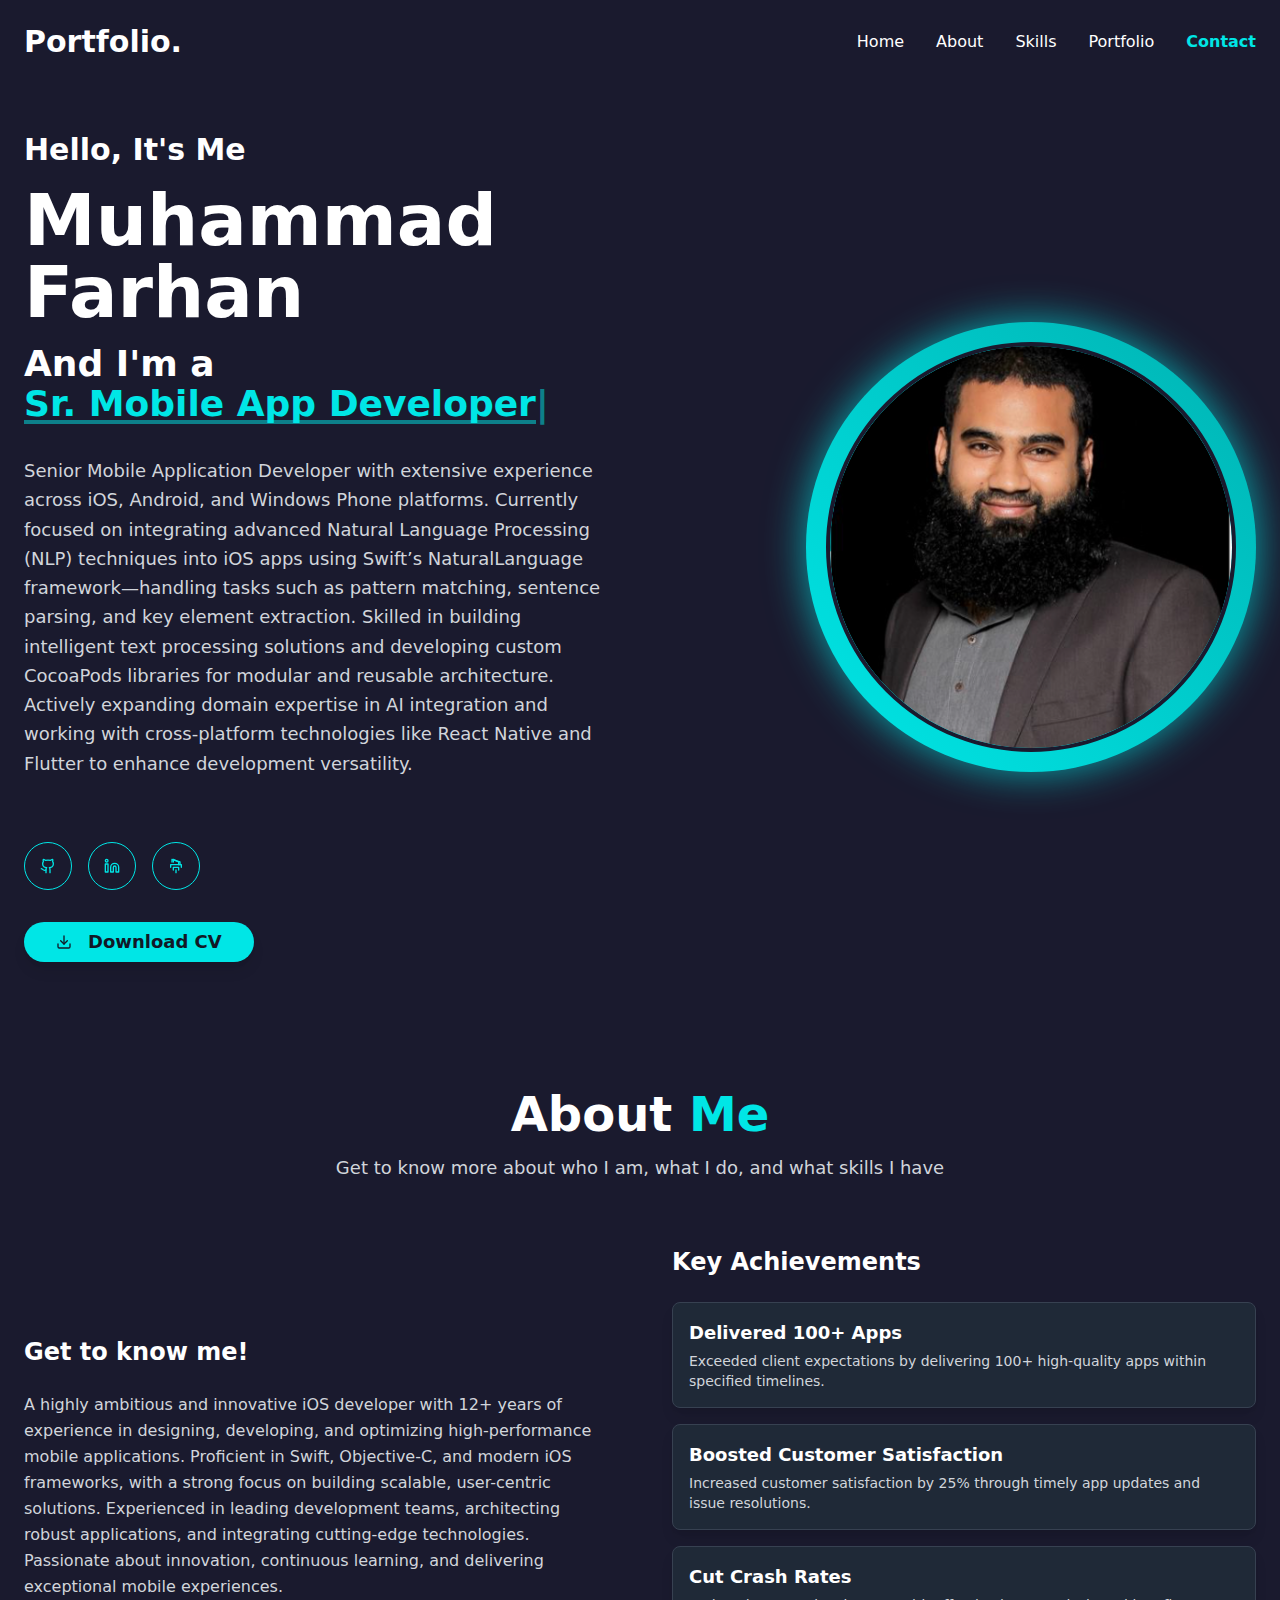
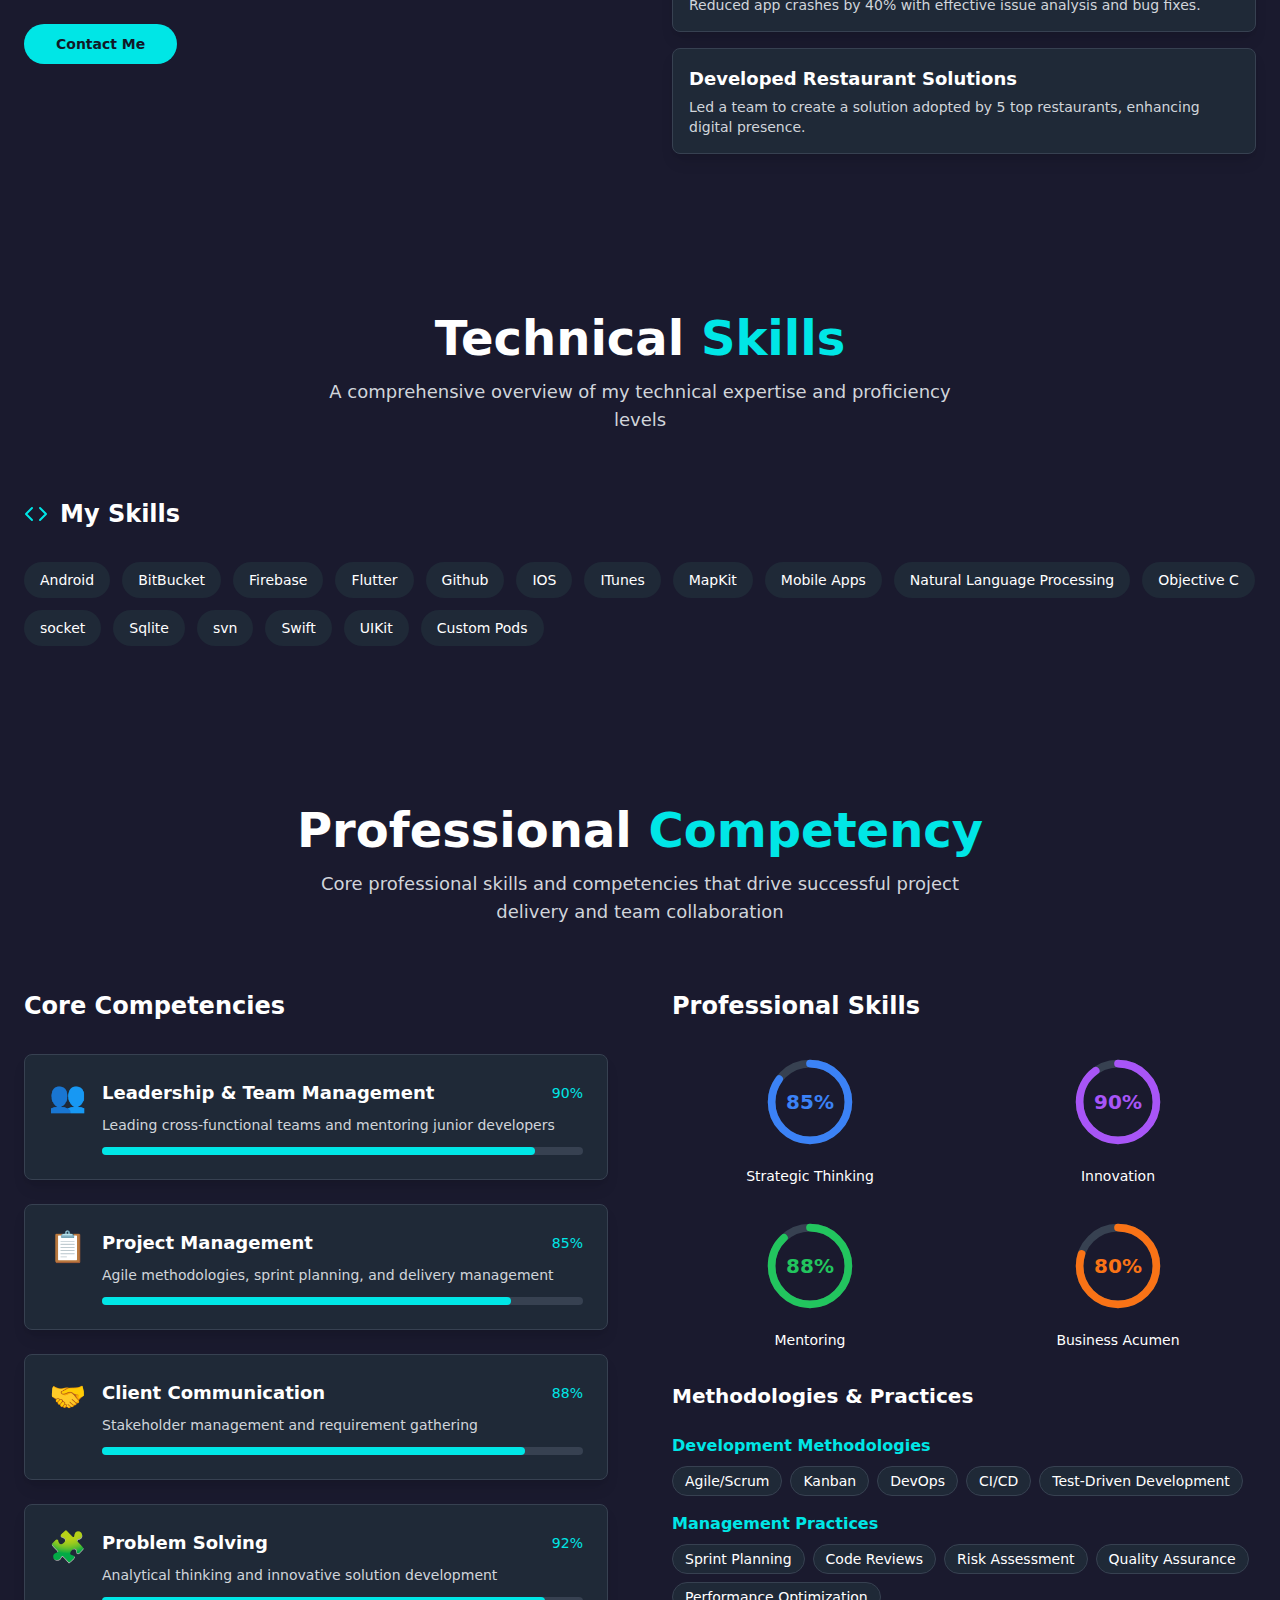
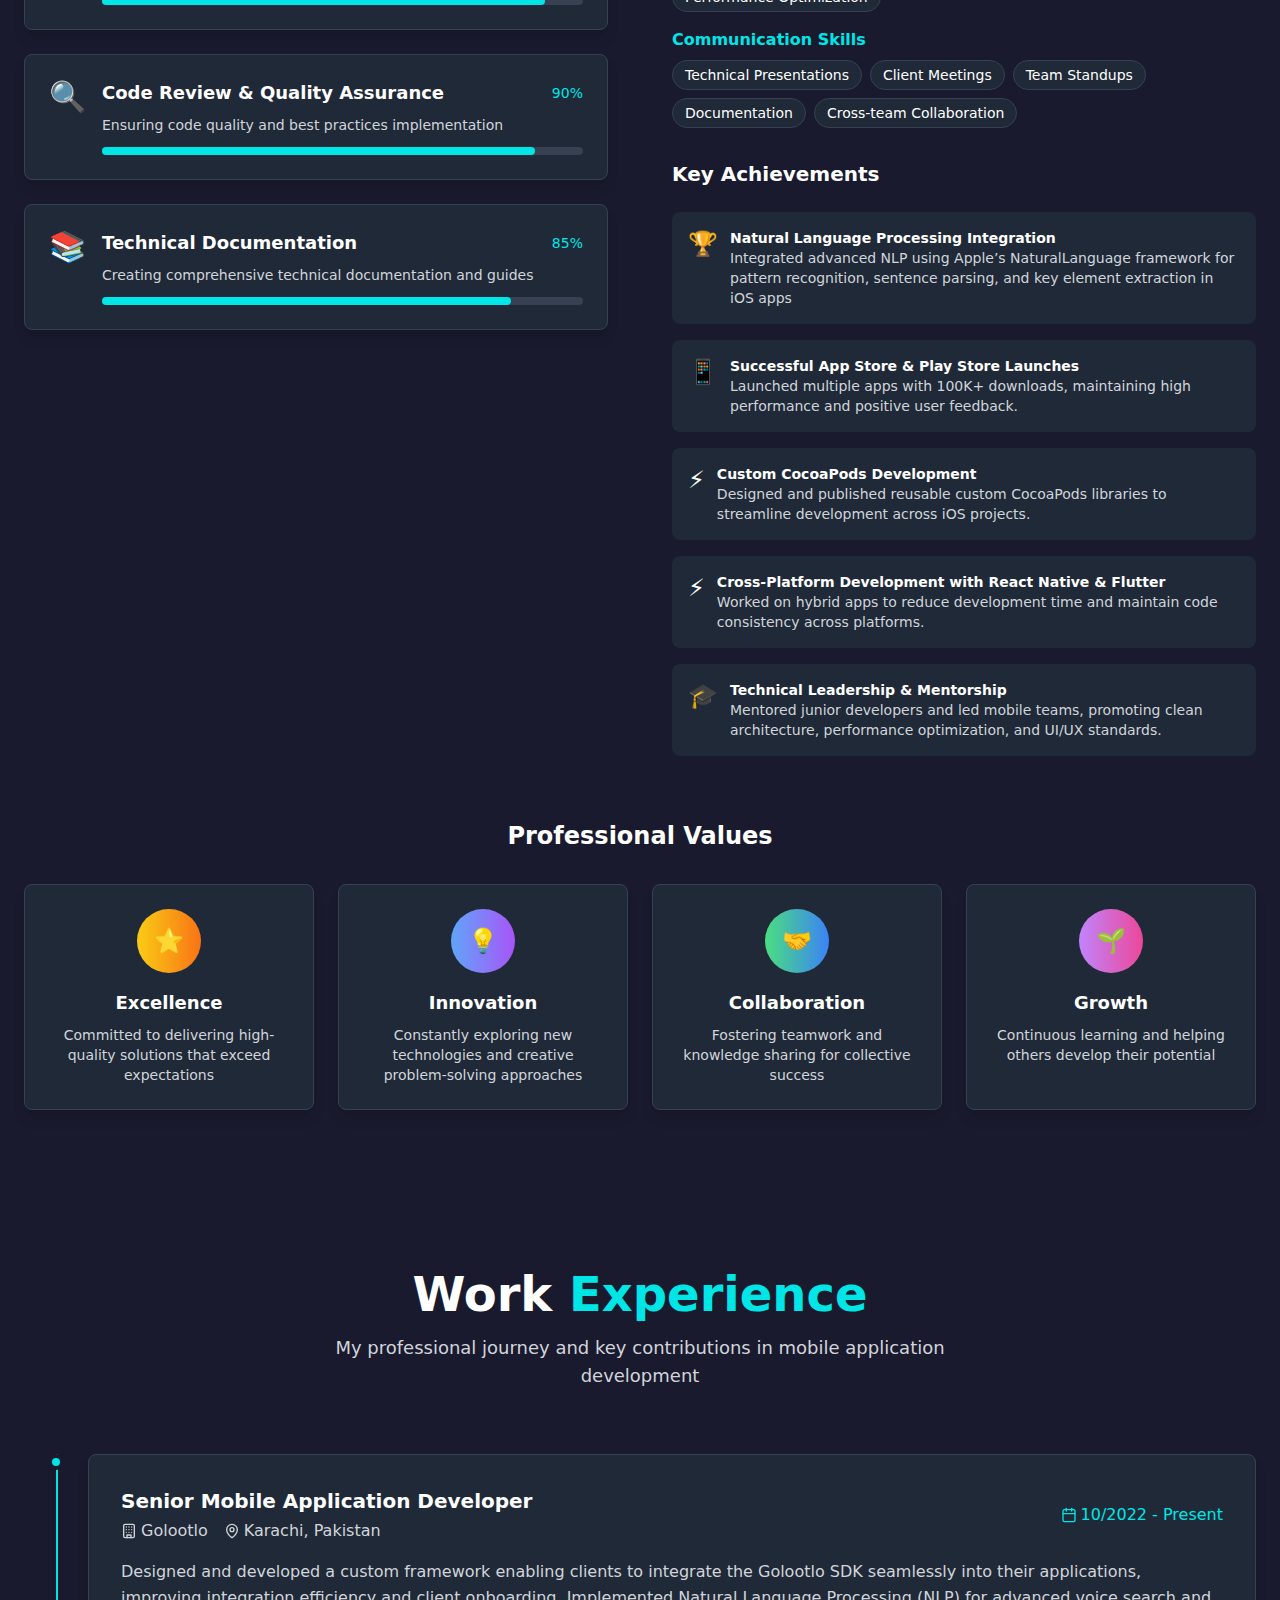
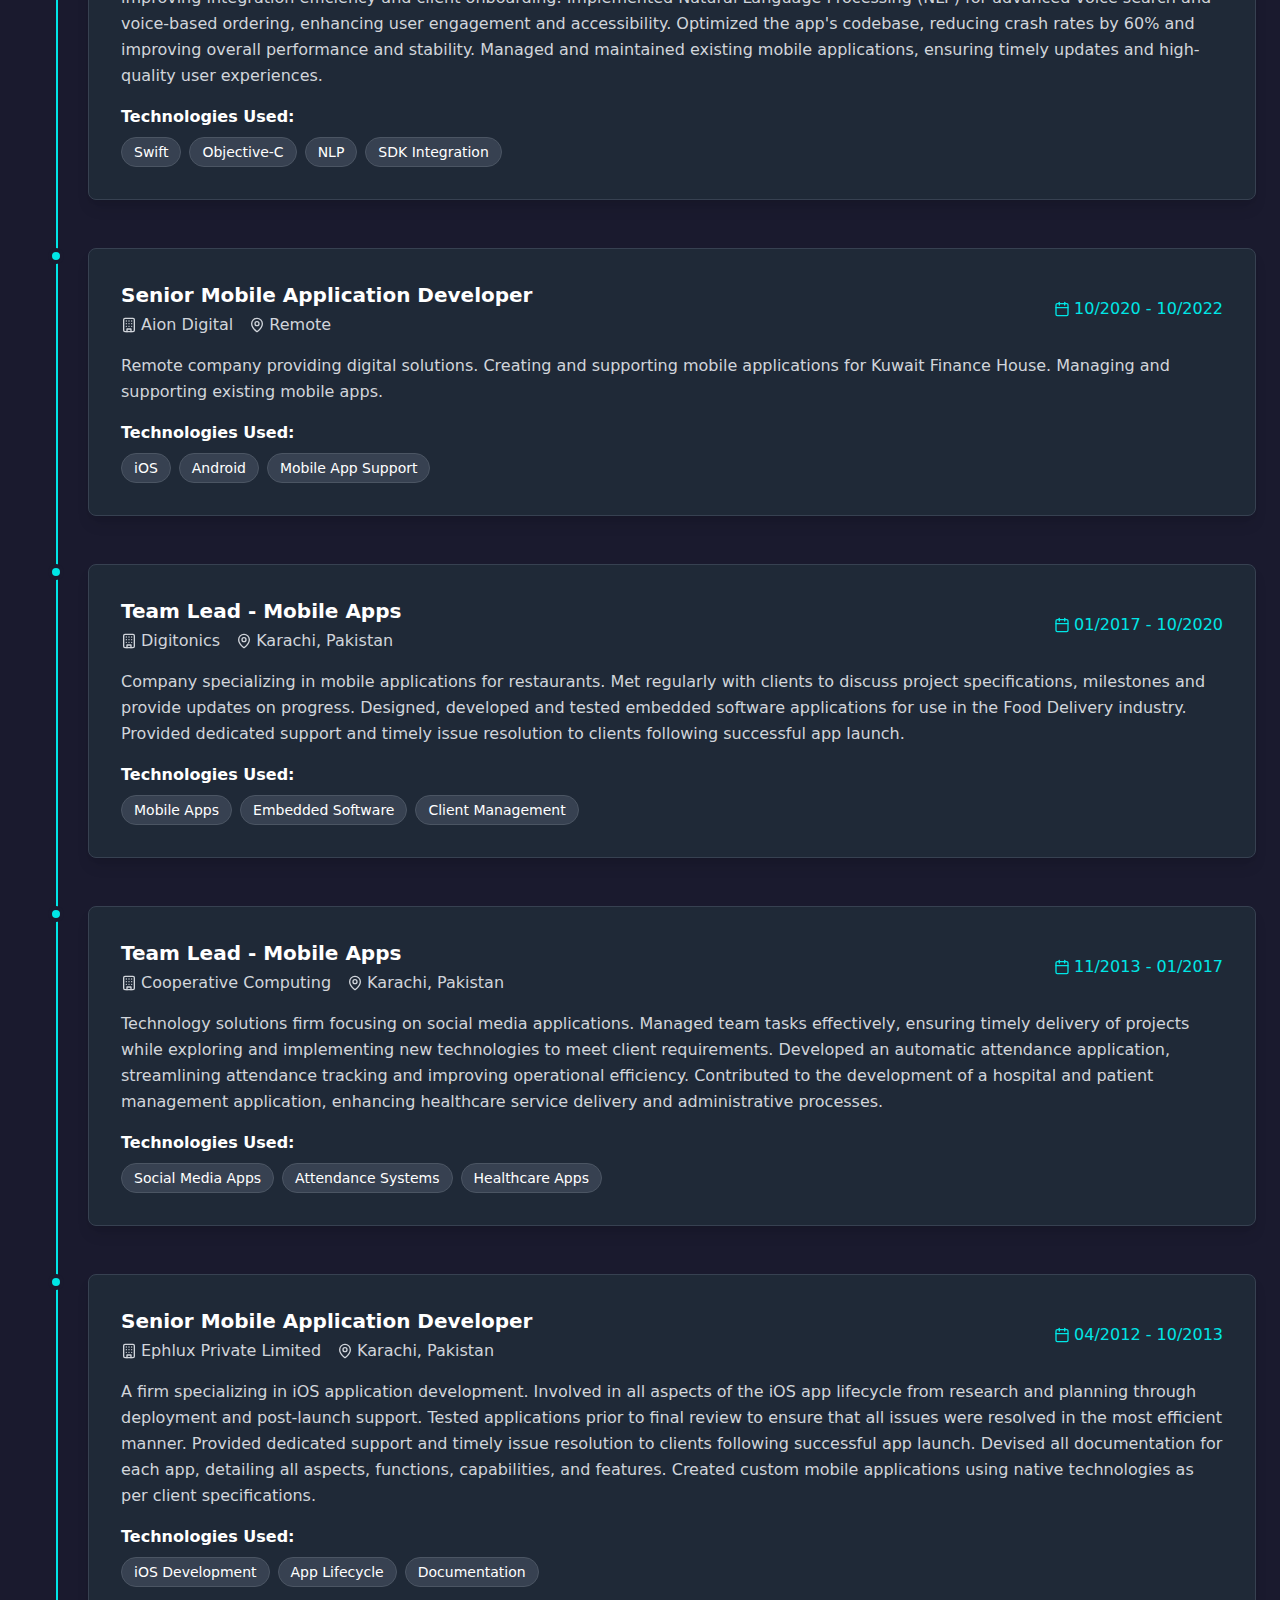
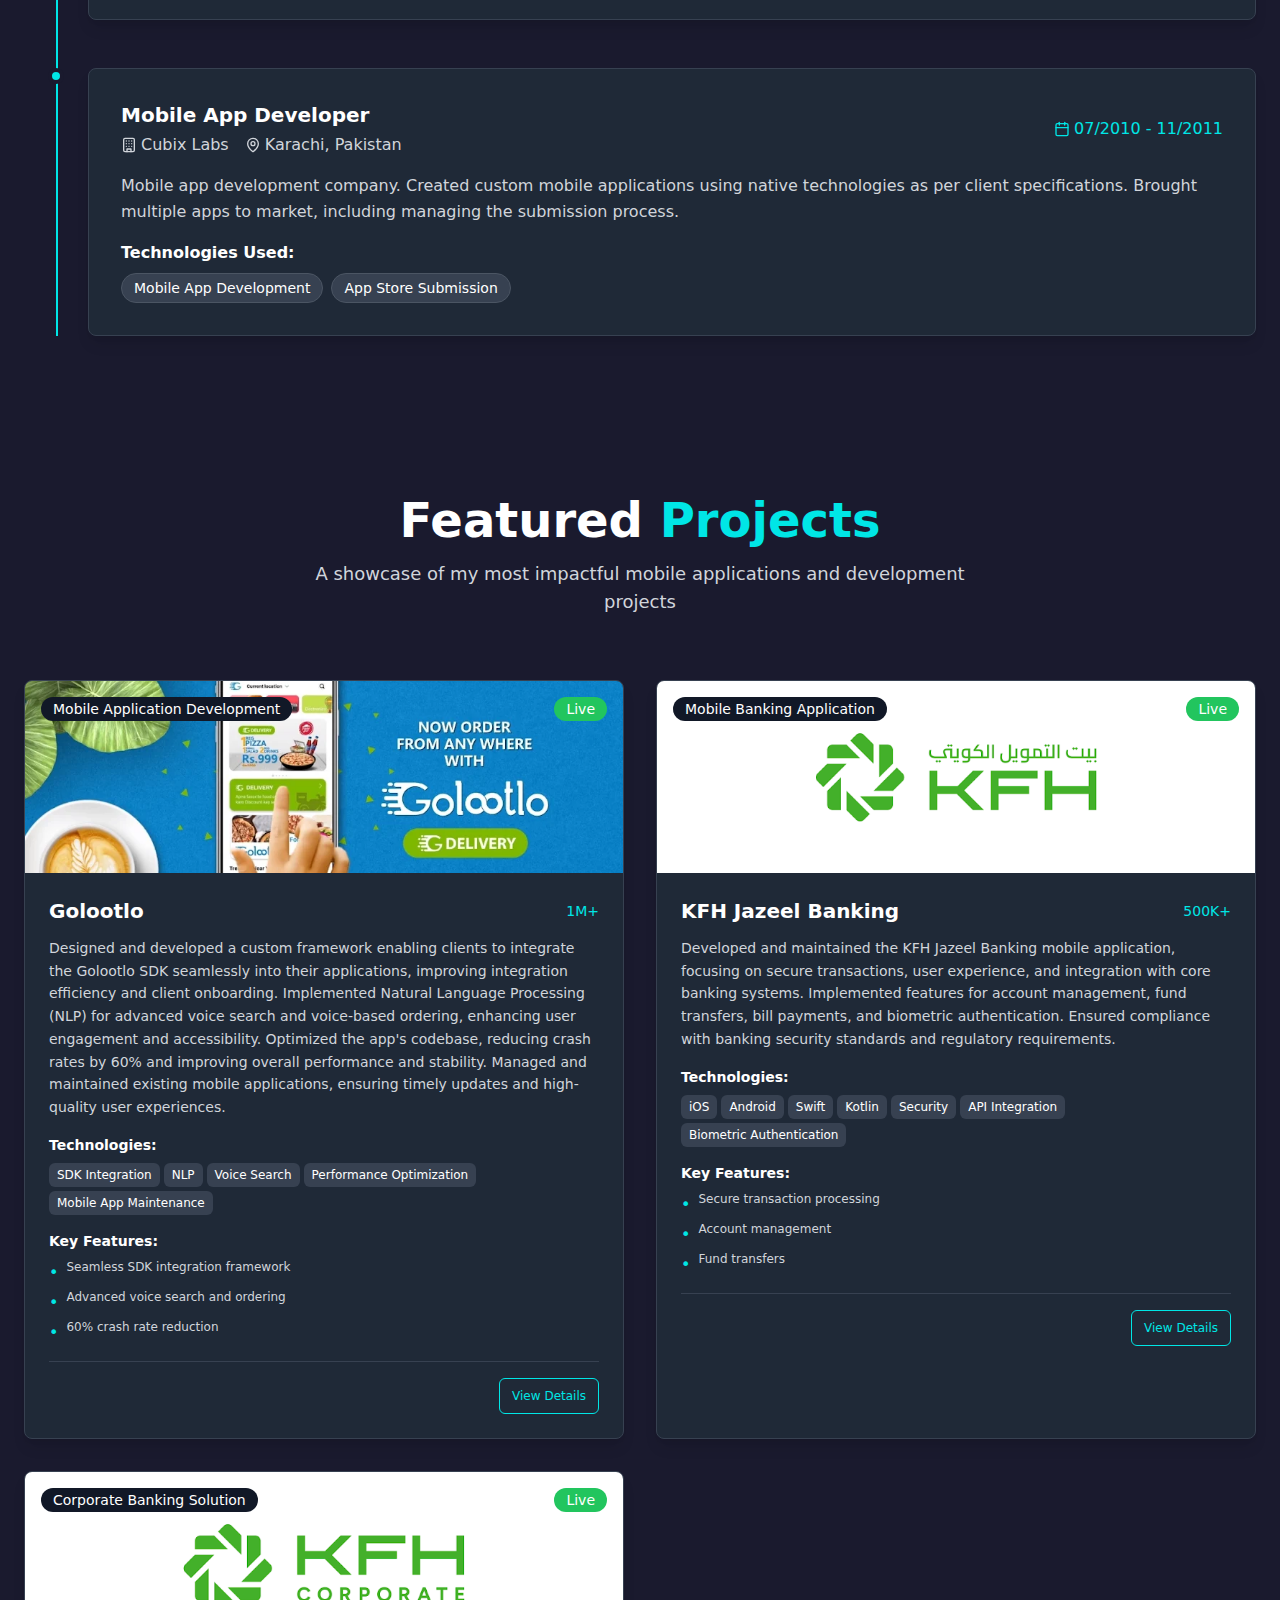
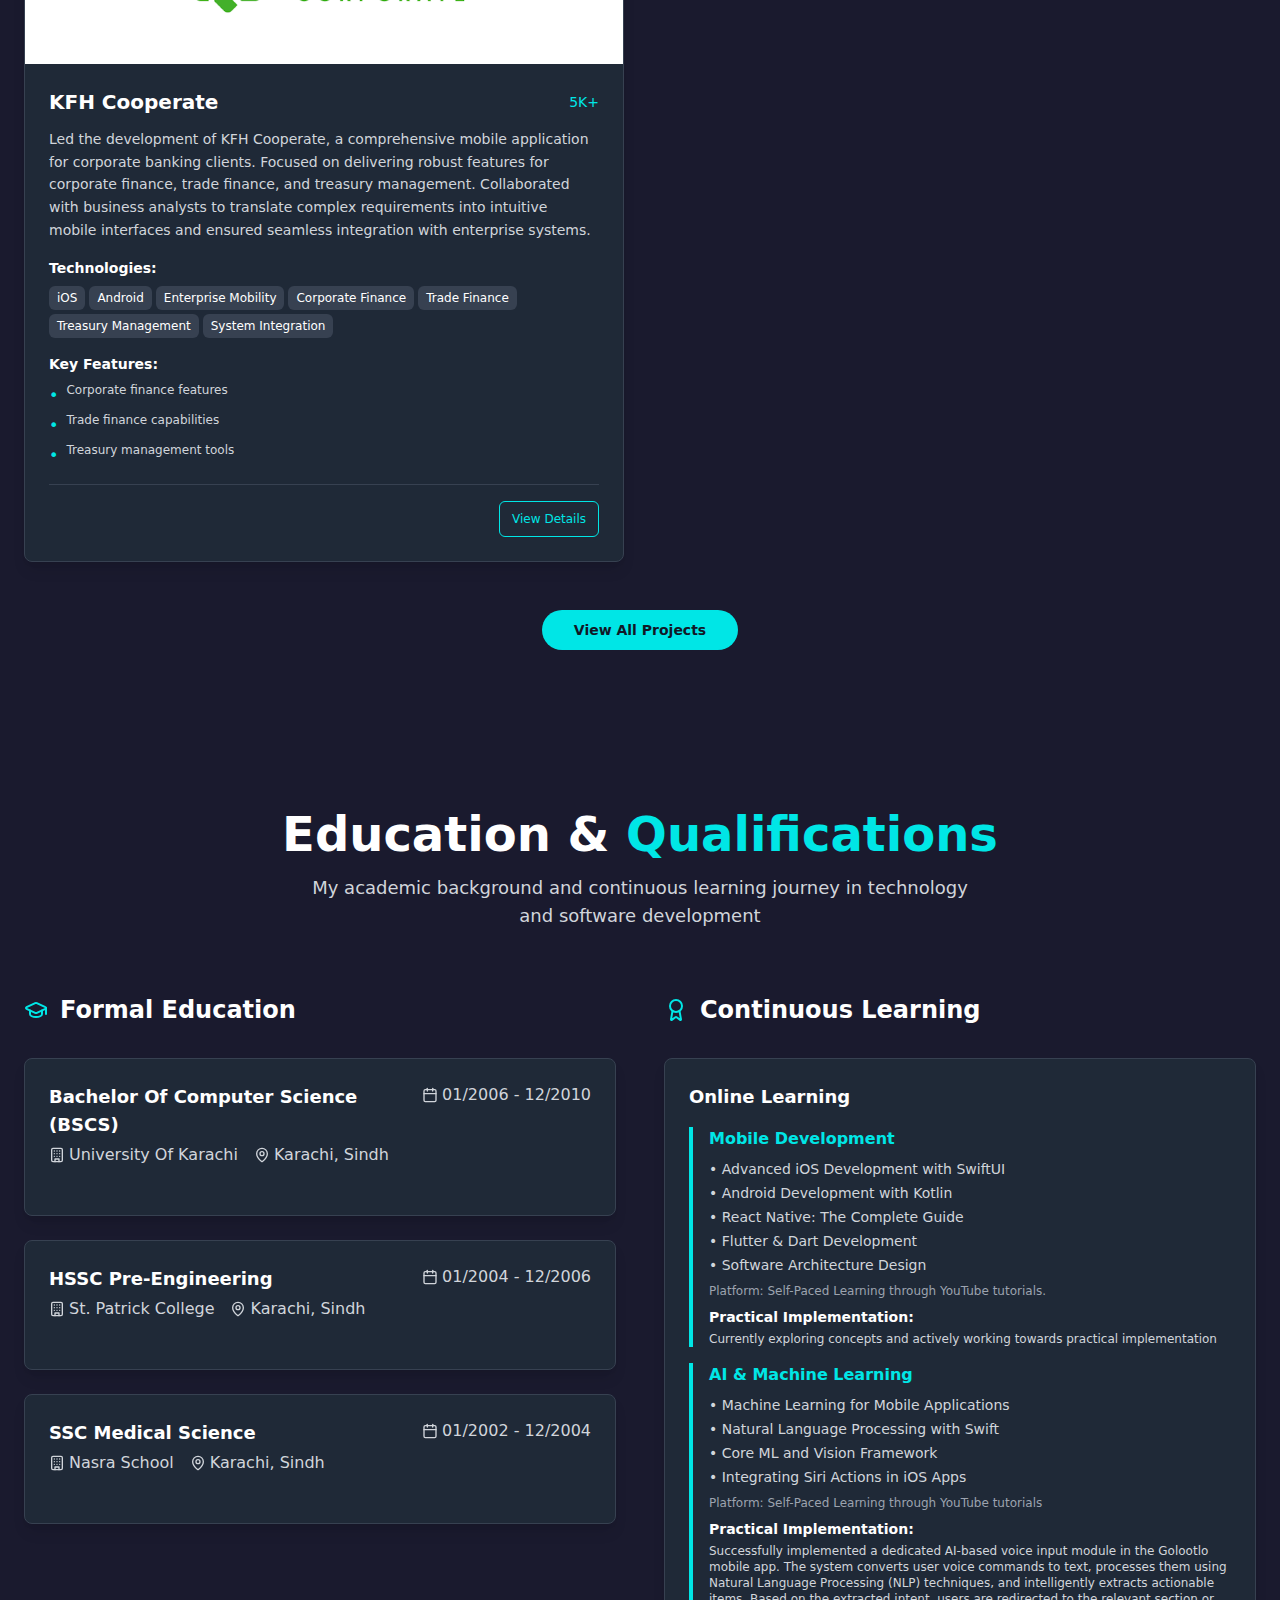
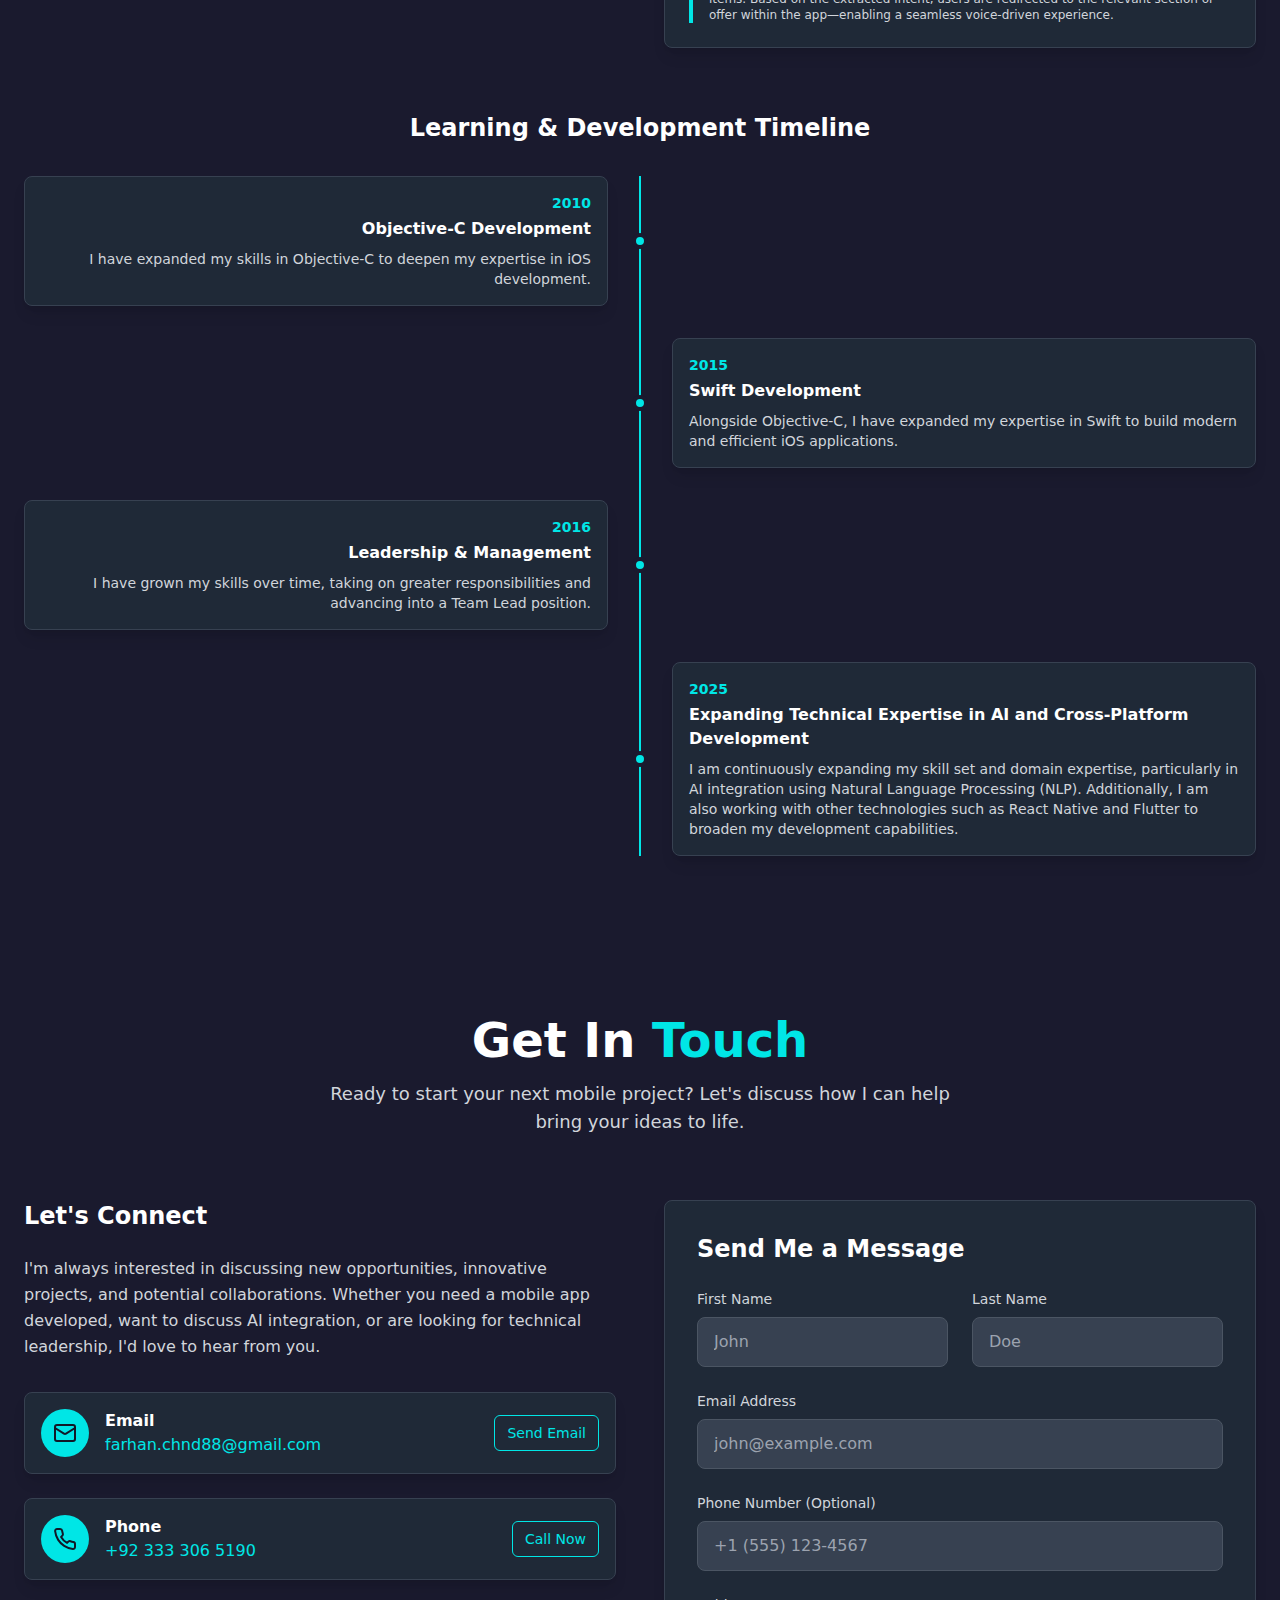
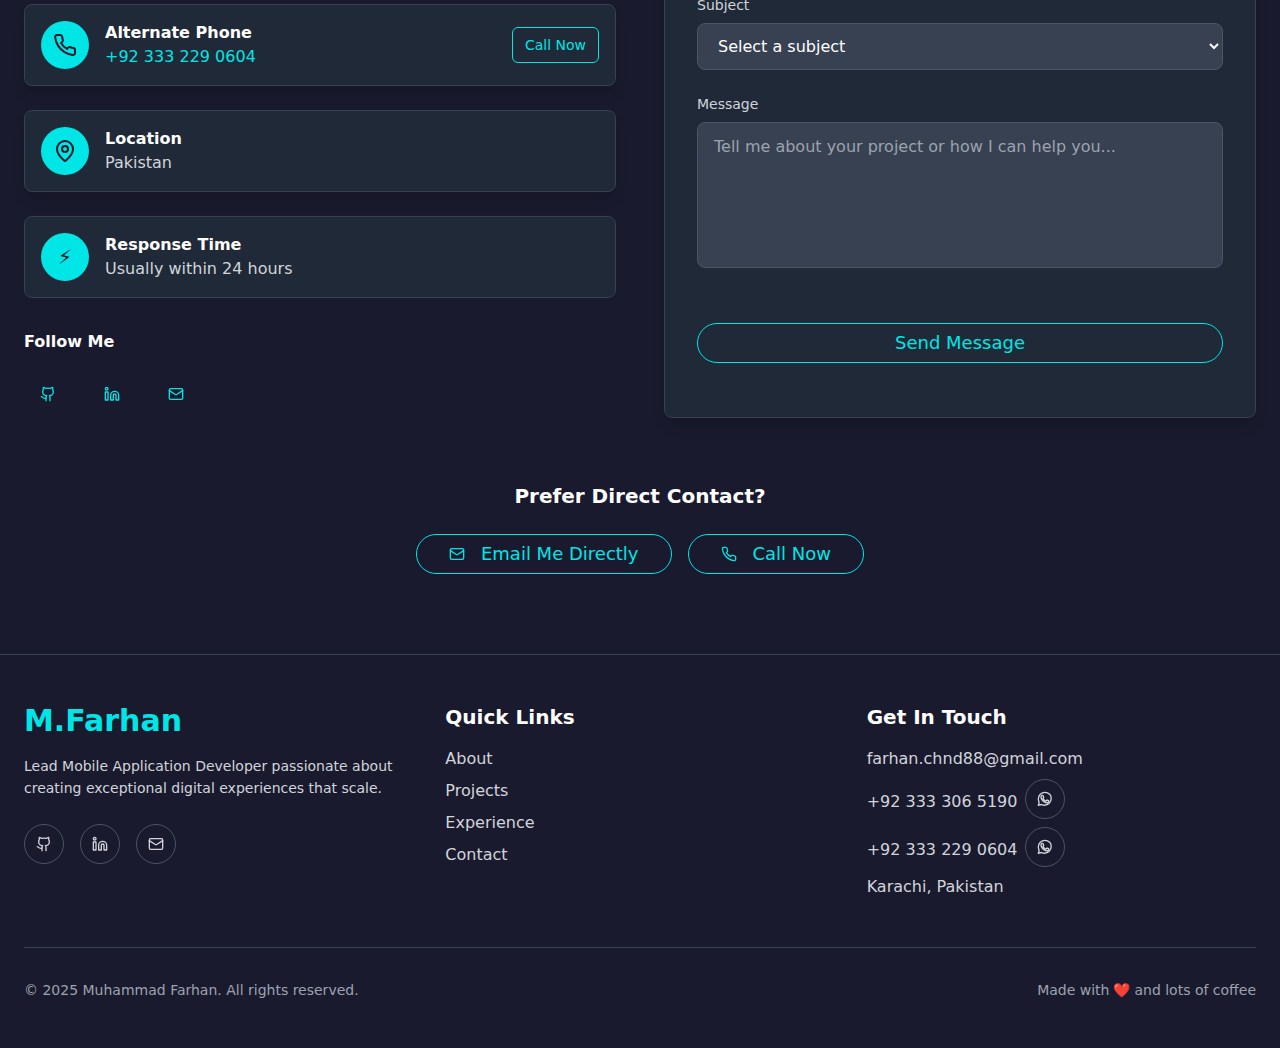
<file: index.html>
<!DOCTYPE html>
<html lang="en">
  <head>
    <meta charSet="utf-8" />
    <meta name="viewport" content="width=device-width, initial-scale=1" />
    <link rel="preload" as="image" href="./images/my-profile.png" />
    <link rel="preload" as="image" href="/placeholder.svg?height=300&amp;width=400" />
    <link rel="stylesheet" href="./assets/static/css/4095b5af92355538.css" data-precedence="next" />
    <link rel="preload" as="script" fetchPriority="low" href="./assets/static/chunks/webpack-db0a529a99835594.js" />
    <script src="./assets/static/chunks/4bd1b696-81456eb8c5b8bbc8.js" async=""></script>
    <script src="./assets/static/chunks/684-2dd63922e8a55f5e.js" async=""></script>
    <script src="./assets/static/chunks/main-app-3838ceb241c19c31.js" async=""></script>
    <script src="./assets/static/chunks/859-10339389339e69cb.js" async=""></script>
    <script src="./assets/static/chunks/app/page-520fb5d1629d9be4.js" async=""></script>
    <title>v0 App</title>
    <meta name="description" content="Created with v0" />
    <meta name="generator" content="v0.dev" />
    <script src="./assets/static/chunks/polyfills-42372ed130431b0a.js" noModule=""></script>
  </head>
  <body>
    <div class="min-h-screen bg-[#1a1a2e] text-white font-sans">
      <header class="flex items-center justify-between p-6 max-w-7xl mx-auto">
        <div class="text-3xl font-bold text-white">Portfolio.</div>
        <nav class="hidden md:flex items-center space-x-8">
          <button class="text-white hover:text-[#00e6e6] transition-colors">Home</button>
          <button class="text-white hover:text-[#00e6e6] transition-colors">About</button>
          <button class="text-white hover:text-[#00e6e6] transition-colors">Skills</button>
          <button class="text-white hover:text-[#00e6e6] transition-colors">Portfolio</button>
          <button class="text-[#00e6e6] font-semibold">Contact</button>
        </nav>
      </header>
      <main id="home" class="max-w-7xl mx-auto px-6 py-12">
        <div class="grid lg:grid-cols-2 gap-12 items-center min-h-[80vh]">
          <div class="space-y-8">
            <div class="space-y-4">
              <h1 class="text-3xl font-semibold text-white">Hello, It&#x27;s Me</h1>
              <h2 class="text-6xl lg:text-7xl font-bold text-white leading-tight">Muhammad Farhan</h2>
              <h3 class="text-3xl lg:text-4xl font-semibold text-white leading-tight">And I&#x27;m a
                <!-- -->
                <span class="text-[#00e6e6] relative inline-block">Sr. Mobile App Developer <span class="absolute bottom-0 left-0 w-full h-1 bg-[#00e6e6] opacity-50"></span>
                </span>
                <span class="text-[#00e6e6] text-opacity-50">|</span>
              </h3>
            </div>
            <p class="text-lg text-gray-300 max-w-2xl leading-relaxed">Senior Mobile Application Developer with extensive experience across iOS, Android, and Windows Phone platforms. Currently focused on integrating advanced Natural Language Processing (NLP) techniques into iOS apps using Swift’s NaturalLanguage framework—handling tasks such as pattern matching, sentence parsing, and key element extraction. Skilled in building intelligent text processing solutions and developing custom CocoaPods libraries for modular and reusable architecture. Actively expanding domain expertise in AI integration and working with cross-platform technologies like React Native and Flutter to enhance development versatility.</p>
            <div class="flex space-x-4 pt-8">
              <button class="inline-flex items-center justify-center gap-2 whitespace-nowrap text-sm font-medium ring-offset-background focus-visible:outline-none focus-visible:ring-2 focus-visible:ring-ring focus-visible:ring-offset-2 disabled:pointer-events-none disabled:opacity-50 [&amp;_svg]:pointer-events-none [&amp;_svg]:size-4 [&amp;_svg]:shrink-0 border rounded-full border-[#00e6e6] text-[#00e6e6] hover:bg-[#00e6e6] hover:text-white transition-colors w-12 h-12 bg-transparent">
                <svg xmlns="http://www.w3.org/2000/svg" width="24" height="24" viewBox="0 0 24 24" fill="none" stroke="currentColor" stroke-width="2" stroke-linecap="round" stroke-linejoin="round" class="lucide lucide-github h-6 w-6">
                  <path d="M15 22v-4a4.8 4.8 0 0 0-1-3.5c3 0 6-2 6-5.5.08-1.25-.27-2.48-1-3.5.28-1.15.28-2.35 0-3.5 0 0-1 0-3 1.5-2.64-.5-5.36-.5-8 0C6 2 5 2 5 2c-.3 1.15-.3 2.35 0 3.5A5.403 5.403 0 0 0 4 9c0 3.5 3 5.5 6 5.5-.39.49-.68 1.05-.85 1.65-.17.6-.22 1.23-.15 1.85v4"></path>
                  <path d="M9 18c-4.51 2-5-2-7-2"></path>
                </svg>
              </button>
              <button class="inline-flex items-center justify-center gap-2 whitespace-nowrap text-sm font-medium ring-offset-background focus-visible:outline-none focus-visible:ring-2 focus-visible:ring-ring focus-visible:ring-offset-2 disabled:pointer-events-none disabled:opacity-50 [&amp;_svg]:pointer-events-none [&amp;_svg]:size-4 [&amp;_svg]:shrink-0 border rounded-full border-[#00e6e6] text-[#00e6e6] hover:bg-[#00e6e6] hover:text-white transition-colors w-12 h-12 bg-transparent">
                <svg xmlns="http://www.w3.org/2000/svg" width="24" height="24" viewBox="0 0 24 24" fill="none" stroke="currentColor" stroke-width="2" stroke-linecap="round" stroke-linejoin="round" class="lucide lucide-linkedin h-6 w-6">
                  <path d="M16 8a6 6 0 0 1 6 6v7h-4v-7a2 2 0 0 0-2-2 2 2 0 0 0-2 2v7h-4v-7a6 6 0 0 1 6-6z"></path>
                  <rect width="4" height="12" x="2" y="9"></rect>
                  <circle cx="4" cy="4" r="2"></circle>
                </svg>
              </button>
              <button class="inline-flex items-center justify-center gap-2 whitespace-nowrap text-sm font-medium ring-offset-background focus-visible:outline-none focus-visible:ring-2 focus-visible:ring-ring focus-visible:ring-offset-2 disabled:pointer-events-none disabled:opacity-50 [&amp;_svg]:pointer-events-none [&amp;_svg]:size-4 [&amp;_svg]:shrink-0 border rounded-full border-[#00e6e6] text-[#00e6e6] hover:bg-[#00e6e6] hover:text-white transition-colors w-12 h-12 bg-transparent">
                <svg class="h-6 w-6" xmlns="http://www.w3.org/2000/svg" width="24" height="24" viewBox="0 0 24 24" fill="none" stroke="currentColor" stroke-width="2" stroke-linecap="round" stroke-linejoin="round">
                  <path d="M4 14v-4h16v4"></path>
                  <path d="M8 18v-4h8v4"></path>
                  <path d="M12 22v-4h0"></path>
                  <path d="M16 10V6L8 2v4"></path>
                  <path d="M18 10V6L6 2v4"></path>
                </svg>
              </button>
            </div>
            <div class="flex flex-col sm:flex-row gap-4">
              <button class="inline-flex items-center justify-center gap-2 whitespace-nowrap ring-offset-background focus-visible:outline-none focus-visible:ring-2 focus-visible:ring-ring focus-visible:ring-offset-2 disabled:pointer-events-none disabled:opacity-50 [&amp;_svg]:pointer-events-none [&amp;_svg]:size-4 [&amp;_svg]:shrink-0 hover:bg-primary/90 h-10 bg-[#00e6e6] text-gray-900 px-8 py-3 rounded-full text-lg font-semibold shadow-lg hover:shadow-[#00e6e6]/50 transition-all duration-300">
                <svg xmlns="http://www.w3.org/2000/svg" width="24" height="24" viewBox="0 0 24 24" fill="none" stroke="currentColor" stroke-width="2" stroke-linecap="round" stroke-linejoin="round" class="lucide lucide-download mr-2 h-5 w-5">
                  <path d="M21 15v4a2 2 0 0 1-2 2H5a2 2 0 0 1-2-2v-4"></path>
                  <polyline points="7 10 12 15 17 10"></polyline>
                  <line x1="12" x2="12" y1="15" y2="3"></line>
                </svg>Download CV </button>
            </div>
          </div>
          <div class="flex justify-center lg:justify-end">
            <div class="relative w-[350px] h-[350px] lg:w-[450px] lg:h-[450px] flex items-center justify-center">
              <div class="relative w-full h-full rounded-full p-[20px]" style="background:linear-gradient(45deg, #00e6e6, #00b3b3);filter:drop-shadow(0 0 20px rgba(0, 230, 230, 0.7))">
                <div class="w-full h-full rounded-full overflow-hidden border-4 border-[#1a1a2e]">
                  <img src="/images/my-profile.png" alt="Muhammad Farhan&#x27;s Profile" class="w-full h-full object-cover rounded-full" />
                </div>
              </div>
            </div>
          </div>
        </div>
      </main>
      <section id="about" class="max-w-7xl mx-auto px-6 py-20">
        <div class="text-center mb-16">
          <h2 class="text-4xl lg:text-5xl font-bold mb-4">About <span class="text-[#00e6e6]">Me</span>
          </h2>
          <p class="text-lg text-gray-300 max-w-2xl mx-auto">Get to know more about who I am, what I do, and what skills I have</p>
        </div>
        <div class="grid lg:grid-cols-2 gap-16 items-center">
          <div class="space-y-6">
            <h3 class="text-2xl font-bold mb-4">Get to know me!</h3>
            <div class="space-y-4 text-gray-300 leading-relaxed">
              <p>A highly ambitious and innovative iOS developer with 12+ years of experience in designing, developing, and optimizing high-performance mobile applications. Proficient in Swift, Objective-C, and modern iOS frameworks, with a strong focus on building scalable, user-centric solutions. Experienced in leading development teams, architecting robust applications, and integrating cutting-edge technologies. Passionate about innovation, continuous learning, and delivering exceptional mobile experiences.</p>
            </div>
            <button class="inline-flex items-center justify-center gap-2 whitespace-nowrap text-sm ring-offset-background focus-visible:outline-none focus-visible:ring-2 focus-visible:ring-ring focus-visible:ring-offset-2 disabled:pointer-events-none disabled:opacity-50 [&amp;_svg]:pointer-events-none [&amp;_svg]:size-4 [&amp;_svg]:shrink-0 hover:bg-primary/90 h-10 bg-[#00e6e6] text-gray-900 px-8 py-3 rounded-full font-semibold hover:shadow-[#00e6e6]/50 transition-all duration-300">Contact Me</button>
          </div>
          <div class="space-y-6">
            <h3 class="text-2xl font-bold mb-4">Key Achievements</h3>
            <div class="grid grid-cols-1 gap-4">
              <div class="p-4 bg-gray-800 rounded-lg shadow-lg border border-gray-700">
                <h4 class="font-bold text-lg text-white mb-1">Delivered 100+ Apps</h4>
                <p class="text-sm text-gray-300">Exceeded client expectations by delivering 100+ high-quality apps within specified timelines.</p>
              </div>
              <div class="p-4 bg-gray-800 rounded-lg shadow-lg border border-gray-700">
                <h4 class="font-bold text-lg text-white mb-1">Boosted Customer Satisfaction</h4>
                <p class="text-sm text-gray-300">Increased customer satisfaction by 25% through timely app updates and issue resolutions.</p>
              </div>
              <div class="p-4 bg-gray-800 rounded-lg shadow-lg border border-gray-700">
                <h4 class="font-bold text-lg text-white mb-1">Cut Crash Rates</h4>
                <p class="text-sm text-gray-300">Reduced app crashes by 40% with effective issue analysis and bug fixes.</p>
              </div>
              <div class="p-4 bg-gray-800 rounded-lg shadow-lg border border-gray-700">
                <h4 class="font-bold text-lg text-white mb-1">Developed Restaurant Solutions</h4>
                <p class="text-sm text-gray-300">Led a team to create a solution adopted by 5 top restaurants, enhancing digital presence.</p>
              </div>
            </div>
          </div>
        </div>
      </section>
      <section id="skills" class="py-20 bg-[#1a1a2e]">
        <div class="max-w-7xl mx-auto px-6">
          <div class="text-center mb-16">
            <h2 class="text-4xl lg:text-5xl font-bold mb-4">Technical <span class="text-[#00e6e6]">Skills</span>
            </h2>
            <p class="text-lg text-gray-300 max-w-2xl mx-auto">A comprehensive overview of my technical expertise and proficiency levels</p>
          </div>
          <div class="space-y-8">
            <h3 class="text-2xl font-bold mb-6 flex items-center">
              <svg xmlns="http://www.w3.org/2000/svg" width="24" height="24" viewBox="0 0 24 24" fill="none" stroke="currentColor" stroke-width="2" stroke-linecap="round" stroke-linejoin="round" class="lucide lucide-code mr-3 h-6 w-6 text-[#00e6e6]">
                <polyline points="16 18 22 12 16 6"></polyline>
                <polyline points="8 6 2 12 8 18"></polyline>
              </svg>My Skills
            </h3>
            <div class="flex flex-wrap gap-3">
              <span class="px-4 py-2 bg-gray-800 rounded-full text-sm font-medium text-white hover:bg-gray-700 transition-colors cursor-default">Android</span>
              <span class="px-4 py-2 bg-gray-800 rounded-full text-sm font-medium text-white hover:bg-gray-700 transition-colors cursor-default">BitBucket</span>
              <span class="px-4 py-2 bg-gray-800 rounded-full text-sm font-medium text-white hover:bg-gray-700 transition-colors cursor-default">Firebase</span>
              <span class="px-4 py-2 bg-gray-800 rounded-full text-sm font-medium text-white hover:bg-gray-700 transition-colors cursor-default">Flutter</span>
              <span class="px-4 py-2 bg-gray-800 rounded-full text-sm font-medium text-white hover:bg-gray-700 transition-colors cursor-default">Github</span>
              <span class="px-4 py-2 bg-gray-800 rounded-full text-sm font-medium text-white hover:bg-gray-700 transition-colors cursor-default">IOS</span>
              <span class="px-4 py-2 bg-gray-800 rounded-full text-sm font-medium text-white hover:bg-gray-700 transition-colors cursor-default">ITunes</span>
              <span class="px-4 py-2 bg-gray-800 rounded-full text-sm font-medium text-white hover:bg-gray-700 transition-colors cursor-default">MapKit</span>
              <span class="px-4 py-2 bg-gray-800 rounded-full text-sm font-medium text-white hover:bg-gray-700 transition-colors cursor-default">Mobile Apps</span>
              <span class="px-4 py-2 bg-gray-800 rounded-full text-sm font-medium text-white hover:bg-gray-700 transition-colors cursor-default">Natural Language Processing</span>
              <span class="px-4 py-2 bg-gray-800 rounded-full text-sm font-medium text-white hover:bg-gray-700 transition-colors cursor-default">Objective C</span>
              <span class="px-4 py-2 bg-gray-800 rounded-full text-sm font-medium text-white hover:bg-gray-700 transition-colors cursor-default">socket</span>
              <span class="px-4 py-2 bg-gray-800 rounded-full text-sm font-medium text-white hover:bg-gray-700 transition-colors cursor-default">Sqlite</span>
              <span class="px-4 py-2 bg-gray-800 rounded-full text-sm font-medium text-white hover:bg-gray-700 transition-colors cursor-default">svn</span>
              <span class="px-4 py-2 bg-gray-800 rounded-full text-sm font-medium text-white hover:bg-gray-700 transition-colors cursor-default">Swift</span>
              <span class="px-4 py-2 bg-gray-800 rounded-full text-sm font-medium text-white hover:bg-gray-700 transition-colors cursor-default">UIKit</span>
              <span class="px-4 py-2 bg-gray-800 rounded-full text-sm font-medium text-white hover:bg-gray-700 transition-colors cursor-default">Custom Pods</span>
            </div>
          </div>
        </div>
      </section>
      <section id="competency" class="max-w-7xl mx-auto px-6 py-20">
        <div class="text-center mb-16">
          <h2 class="text-4xl lg:text-5xl font-bold mb-4">Professional <span class="text-[#00e6e6]">Competency</span>
          </h2>
          <p class="text-lg text-gray-300 max-w-2xl mx-auto">Core professional skills and competencies that drive successful project delivery and team collaboration</p>
        </div>
        <div class="grid lg:grid-cols-2 gap-16">
          <div class="space-y-8">
            <h3 class="text-2xl font-bold mb-8 text-center lg:text-left">Core Competencies</h3>
            <div class="grid gap-6">
              <div class="bg-gray-800 p-6 rounded-lg shadow-lg border border-gray-700 hover:shadow-xl transition-all duration-300">
                <div class="flex items-start space-x-4">
                  <div class="text-3xl">👥</div>
                  <div class="flex-1">
                    <div class="flex justify-between items-center mb-2">
                      <h4 class="font-bold text-lg">Leadership &amp; Team Management</h4>
                      <span class="text-sm font-medium text-[#00e6e6]">90
                        <!-- -->%
                      </span>
                    </div>
                    <p class="text-gray-300 text-sm mb-3">Leading cross-functional teams and mentoring junior developers</p>
                    <div class="w-full bg-gray-700 rounded-full h-2">
                      <div class="bg-[#00e6e6] h-2 rounded-full transition-all duration-1000 ease-out" style="width:90%"></div>
                    </div>
                  </div>
                </div>
              </div>
              <div class="bg-gray-800 p-6 rounded-lg shadow-lg border border-gray-700 hover:shadow-xl transition-all duration-300">
                <div class="flex items-start space-x-4">
                  <div class="text-3xl">📋</div>
                  <div class="flex-1">
                    <div class="flex justify-between items-center mb-2">
                      <h4 class="font-bold text-lg">Project Management</h4>
                      <span class="text-sm font-medium text-[#00e6e6]">85
                        <!-- -->%
                      </span>
                    </div>
                    <p class="text-gray-300 text-sm mb-3">Agile methodologies, sprint planning, and delivery management</p>
                    <div class="w-full bg-gray-700 rounded-full h-2">
                      <div class="bg-[#00e6e6] h-2 rounded-full transition-all duration-1000 ease-out" style="width:85%"></div>
                    </div>
                  </div>
                </div>
              </div>
              <div class="bg-gray-800 p-6 rounded-lg shadow-lg border border-gray-700 hover:shadow-xl transition-all duration-300">
                <div class="flex items-start space-x-4">
                  <div class="text-3xl">🤝</div>
                  <div class="flex-1">
                    <div class="flex justify-between items-center mb-2">
                      <h4 class="font-bold text-lg">Client Communication</h4>
                      <span class="text-sm font-medium text-[#00e6e6]">88
                        <!-- -->%
                      </span>
                    </div>
                    <p class="text-gray-300 text-sm mb-3">Stakeholder management and requirement gathering</p>
                    <div class="w-full bg-gray-700 rounded-full h-2">
                      <div class="bg-[#00e6e6] h-2 rounded-full transition-all duration-1000 ease-out" style="width:88%"></div>
                    </div>
                  </div>
                </div>
              </div>
              <div class="bg-gray-800 p-6 rounded-lg shadow-lg border border-gray-700 hover:shadow-xl transition-all duration-300">
                <div class="flex items-start space-x-4">
                  <div class="text-3xl">🧩</div>
                  <div class="flex-1">
                    <div class="flex justify-between items-center mb-2">
                      <h4 class="font-bold text-lg">Problem Solving</h4>
                      <span class="text-sm font-medium text-[#00e6e6]">92
                        <!-- -->%
                      </span>
                    </div>
                    <p class="text-gray-300 text-sm mb-3">Analytical thinking and innovative solution development</p>
                    <div class="w-full bg-gray-700 rounded-full h-2">
                      <div class="bg-[#00e6e6] h-2 rounded-full transition-all duration-1000 ease-out" style="width:92%"></div>
                    </div>
                  </div>
                </div>
              </div>
              <div class="bg-gray-800 p-6 rounded-lg shadow-lg border border-gray-700 hover:shadow-xl transition-all duration-300">
                <div class="flex items-start space-x-4">
                  <div class="text-3xl">🔍</div>
                  <div class="flex-1">
                    <div class="flex justify-between items-center mb-2">
                      <h4 class="font-bold text-lg">Code Review &amp; Quality Assurance</h4>
                      <span class="text-sm font-medium text-[#00e6e6]">90
                        <!-- -->%
                      </span>
                    </div>
                    <p class="text-gray-300 text-sm mb-3">Ensuring code quality and best practices implementation</p>
                    <div class="w-full bg-gray-700 rounded-full h-2">
                      <div class="bg-[#00e6e6] h-2 rounded-full transition-all duration-1000 ease-out" style="width:90%"></div>
                    </div>
                  </div>
                </div>
              </div>
              <div class="bg-gray-800 p-6 rounded-lg shadow-lg border border-gray-700 hover:shadow-xl transition-all duration-300">
                <div class="flex items-start space-x-4">
                  <div class="text-3xl">📚</div>
                  <div class="flex-1">
                    <div class="flex justify-between items-center mb-2">
                      <h4 class="font-bold text-lg">Technical Documentation</h4>
                      <span class="text-sm font-medium text-[#00e6e6]">85
                        <!-- -->%
                      </span>
                    </div>
                    <p class="text-gray-300 text-sm mb-3">Creating comprehensive technical documentation and guides</p>
                    <div class="w-full bg-gray-700 rounded-full h-2">
                      <div class="bg-[#00e6e6] h-2 rounded-full transition-all duration-1000 ease-out" style="width:85%"></div>
                    </div>
                  </div>
                </div>
              </div>
            </div>
          </div>
          <div class="space-y-8">
            <h3 class="text-2xl font-bold mb-8 text-center lg:text-left">Professional Skills</h3>
            <div class="grid grid-cols-2 gap-8">
              <div class="text-center">
                <div class="relative w-24 h-24 mx-auto mb-4">
                  <svg class="w-24 h-24 transform -rotate-90" viewBox="0 0 100 100">
                    <circle cx="50" cy="50" r="40" stroke="currentColor" stroke-width="8" fill="transparent" class="text-gray-700"></circle>
                    <circle cx="50" cy="50" r="40" stroke="currentColor" stroke-width="8" fill="transparent" stroke-dasharray="251.32741228718345" stroke-dashoffset="37.699111843077524" class="text-blue-500" stroke-linecap="round"></circle>
                  </svg>
                  <div class="absolute inset-0 flex items-center justify-center">
                    <span class="text-xl font-bold text-blue-500">85
                      <!-- -->%
                    </span>
                  </div>
                </div>
                <h4 class="font-medium text-sm">Strategic Thinking</h4>
              </div>
              <div class="text-center">
                <div class="relative w-24 h-24 mx-auto mb-4">
                  <svg class="w-24 h-24 transform -rotate-90" viewBox="0 0 100 100">
                    <circle cx="50" cy="50" r="40" stroke="currentColor" stroke-width="8" fill="transparent" class="text-gray-700"></circle>
                    <circle cx="50" cy="50" r="40" stroke="currentColor" stroke-width="8" fill="transparent" stroke-dasharray="251.32741228718345" stroke-dashoffset="25.132741228718338" class="text-purple-500" stroke-linecap="round"></circle>
                  </svg>
                  <div class="absolute inset-0 flex items-center justify-center">
                    <span class="text-xl font-bold text-purple-500">90
                      <!-- -->%
                    </span>
                  </div>
                </div>
                <h4 class="font-medium text-sm">Innovation</h4>
              </div>
              <div class="text-center">
                <div class="relative w-24 h-24 mx-auto mb-4">
                  <svg class="w-24 h-24 transform -rotate-90" viewBox="0 0 100 100">
                    <circle cx="50" cy="50" r="40" stroke="currentColor" stroke-width="8" fill="transparent" class="text-gray-700"></circle>
                    <circle cx="50" cy="50" r="40" stroke="currentColor" stroke-width="8" fill="transparent" stroke-dasharray="251.32741228718345" stroke-dashoffset="30.159289474462014" class="text-green-500" stroke-linecap="round"></circle>
                  </svg>
                  <div class="absolute inset-0 flex items-center justify-center">
                    <span class="text-xl font-bold text-green-500">88
                      <!-- -->%
                    </span>
                  </div>
                </div>
                <h4 class="font-medium text-sm">Mentoring</h4>
              </div>
              <div class="text-center">
                <div class="relative w-24 h-24 mx-auto mb-4">
                  <svg class="w-24 h-24 transform -rotate-90" viewBox="0 0 100 100">
                    <circle cx="50" cy="50" r="40" stroke="currentColor" stroke-width="8" fill="transparent" class="text-gray-700"></circle>
                    <circle cx="50" cy="50" r="40" stroke="currentColor" stroke-width="8" fill="transparent" stroke-dasharray="251.32741228718345" stroke-dashoffset="50.265482457436676" class="text-orange-500" stroke-linecap="round"></circle>
                  </svg>
                  <div class="absolute inset-0 flex items-center justify-center">
                    <span class="text-xl font-bold text-orange-500">80
                      <!-- -->%
                    </span>
                  </div>
                </div>
                <h4 class="font-medium text-sm">Business Acumen</h4>
              </div>
            </div>
            <div class="mt-12">
              <h4 class="text-xl font-bold mb-6">Methodologies &amp; Practices</h4>
              <div class="space-y-4">
                <div class="space-y-2">
                  <h5 class="font-semibold text-[#00e6e6] mb-2">Development Methodologies</h5>
                  <div class="flex flex-wrap gap-2">
                    <span class="px-3 py-1 bg-gray-800 text-sm rounded-full border border-gray-700 hover:shadow-md transition-all duration-200">Agile/Scrum</span>
                    <span class="px-3 py-1 bg-gray-800 text-sm rounded-full border border-gray-700 hover:shadow-md transition-all duration-200">Kanban</span>
                    <span class="px-3 py-1 bg-gray-800 text-sm rounded-full border border-gray-700 hover:shadow-md transition-all duration-200">DevOps</span>
                    <span class="px-3 py-1 bg-gray-800 text-sm rounded-full border border-gray-700 hover:shadow-md transition-all duration-200">CI/CD</span>
                    <span class="px-3 py-1 bg-gray-800 text-sm rounded-full border border-gray-700 hover:shadow-md transition-all duration-200">Test-Driven Development</span>
                  </div>
                </div>
                <div class="space-y-2">
                  <h5 class="font-semibold text-[#00e6e6] mb-2">Management Practices</h5>
                  <div class="flex flex-wrap gap-2">
                    <span class="px-3 py-1 bg-gray-800 text-sm rounded-full border border-gray-700 hover:shadow-md transition-all duration-200">Sprint Planning</span>
                    <span class="px-3 py-1 bg-gray-800 text-sm rounded-full border border-gray-700 hover:shadow-md transition-all duration-200">Code Reviews</span>
                    <span class="px-3 py-1 bg-gray-800 text-sm rounded-full border border-gray-700 hover:shadow-md transition-all duration-200">Risk Assessment</span>
                    <span class="px-3 py-1 bg-gray-800 text-sm rounded-full border border-gray-700 hover:shadow-md transition-all duration-200">Quality Assurance</span>
                    <span class="px-3 py-1 bg-gray-800 text-sm rounded-full border border-gray-700 hover:shadow-md transition-all duration-200">Performance Optimization</span>
                  </div>
                </div>
                <div class="space-y-2">
                  <h5 class="font-semibold text-[#00e6e6] mb-2">Communication Skills</h5>
                  <div class="flex flex-wrap gap-2">
                    <span class="px-3 py-1 bg-gray-800 text-sm rounded-full border border-gray-700 hover:shadow-md transition-all duration-200">Technical Presentations</span>
                    <span class="px-3 py-1 bg-gray-800 text-sm rounded-full border border-gray-700 hover:shadow-md transition-all duration-200">Client Meetings</span>
                    <span class="px-3 py-1 bg-gray-800 text-sm rounded-full border border-gray-700 hover:shadow-md transition-all duration-200">Team Standups</span>
                    <span class="px-3 py-1 bg-gray-800 text-sm rounded-full border border-gray-700 hover:shadow-md transition-all duration-200">Documentation</span>
                    <span class="px-3 py-1 bg-gray-800 text-sm rounded-full border border-gray-700 hover:shadow-md transition-all duration-200">Cross-team Collaboration</span>
                  </div>
                </div>
              </div>
            </div>
            <div class="mt-12">
              <h4 class="text-xl font-bold mb-6">Key Achievements</h4>
              <div class="space-y-4">
                <div class="flex items-start space-x-3 p-4 bg-gray-800 rounded-lg">
                  <div class="text-2xl">🏆</div>
                  <div>
                    <h5 class="font-semibold text-white text-sm">Natural Language Processing Integration</h5>
                    <p class="text-sm text-gray-300">Integrated advanced NLP using Apple’s NaturalLanguage framework for pattern recognition, sentence parsing, and key element extraction in iOS apps</p>
                  </div>
                </div>
                <div class="flex items-start space-x-3 p-4 bg-gray-800 rounded-lg">
                  <div class="text-2xl">📱</div>
                  <div>
                    <h5 class="font-semibold text-white text-sm">Successful App Store &amp; Play Store Launches</h5>
                    <p class="text-sm text-gray-300">Launched multiple apps with 100K+ downloads, maintaining high performance and positive user feedback.</p>
                  </div>
                </div>
                <div class="flex items-start space-x-3 p-4 bg-gray-800 rounded-lg">
                  <div class="text-2xl">⚡</div>
                  <div>
                    <h5 class="font-semibold text-white text-sm">Custom CocoaPods Development</h5>
                    <p class="text-sm text-gray-300">Designed and published reusable custom CocoaPods libraries to streamline development across iOS projects.</p>
                  </div>
                </div>
                <div class="flex items-start space-x-3 p-4 bg-gray-800 rounded-lg">
                  <div class="text-2xl">⚡</div>
                  <div>
                    <h5 class="font-semibold text-white text-sm">Cross-Platform Development with React Native &amp; Flutter</h5>
                    <p class="text-sm text-gray-300">Worked on hybrid apps to reduce development time and maintain code consistency across platforms.</p>
                  </div>
                </div>
                <div class="flex items-start space-x-3 p-4 bg-gray-800 rounded-lg">
                  <div class="text-2xl">🎓</div>
                  <div>
                    <h5 class="font-semibold text-white text-sm">Technical Leadership &amp; Mentorship</h5>
                    <p class="text-sm text-gray-300">Mentored junior developers and led mobile teams, promoting clean architecture, performance optimization, and UI/UX standards.</p>
                  </div>
                </div>
              </div>
            </div>
          </div>
        </div>
        <div class="mt-16">
          <h3 class="text-2xl font-bold mb-8 text-center">Professional Values</h3>
          <div class="grid md:grid-cols-2 lg:grid-cols-4 gap-6">
            <div class="text-center p-6 bg-gray-800 rounded-lg shadow-lg border border-gray-700 hover:shadow-xl transition-all duration-300">
              <div class="w-16 h-16 bg-gradient-to-r from-yellow-400 to-orange-500 rounded-full flex items-center justify-center mx-auto mb-4">
                <span class="text-2xl">⭐</span>
              </div>
              <h4 class="font-bold text-lg mb-2">Excellence</h4>
              <p class="text-gray-300 text-sm">Committed to delivering high-quality solutions that exceed expectations</p>
            </div>
            <div class="text-center p-6 bg-gray-800 rounded-lg shadow-lg border border-gray-700 hover:shadow-xl transition-all duration-300">
              <div class="w-16 h-16 bg-gradient-to-r from-blue-400 to-purple-500 rounded-full flex items-center justify-center mx-auto mb-4">
                <span class="text-2xl">💡</span>
              </div>
              <h4 class="font-bold text-lg mb-2">Innovation</h4>
              <p class="text-gray-300 text-sm">Constantly exploring new technologies and creative problem-solving approaches</p>
            </div>
            <div class="text-center p-6 bg-gray-800 rounded-lg shadow-lg border border-gray-700 hover:shadow-xl transition-all duration-300">
              <div class="w-16 h-16 bg-gradient-to-r from-green-400 to-blue-500 rounded-full flex items-center justify-center mx-auto mb-4">
                <span class="text-2xl">🤝</span>
              </div>
              <h4 class="font-bold text-lg mb-2">Collaboration</h4>
              <p class="text-gray-300 text-sm">Fostering teamwork and knowledge sharing for collective success</p>
            </div>
            <div class="text-center p-6 bg-gray-800 rounded-lg shadow-lg border border-gray-700 hover:shadow-xl transition-all duration-300">
              <div class="w-16 h-16 bg-gradient-to-r from-purple-400 to-pink-500 rounded-full flex items-center justify-center mx-auto mb-4">
                <span class="text-2xl">🌱</span>
              </div>
              <h4 class="font-bold text-lg mb-2">Growth</h4>
              <p class="text-gray-300 text-sm">Continuous learning and helping others develop their potential</p>
            </div>
          </div>
        </div>
      </section>
      <section id="experience" class="py-20 bg-[#1a1a2e]">
        <div class="max-w-7xl mx-auto px-6">
          <div class="text-center mb-16">
            <h2 class="text-4xl lg:text-5xl font-bold mb-4">Work <span class="text-[#00e6e6]">Experience</span>
            </h2>
            <p class="text-lg text-gray-300 max-w-2xl mx-auto">My professional journey and key contributions in mobile application development</p>
          </div>
          <div class="relative">
            <div class="absolute left-8 top-0 bottom-0 w-0.5 bg-[#00e6e6]"></div>
            <div class="space-y-12">
              <div class="relative flex items-start">
                <div class="absolute left-6 w-4 h-4 bg-[#00e6e6] rounded-full border-4 border-[#1a1a2e]"></div>
                <div class="ml-16 bg-gray-800 p-8 rounded-lg shadow-lg border border-gray-700 hover:shadow-xl transition-all duration-300">
                  <div class="flex flex-col lg:flex-row lg:items-center lg:justify-between mb-4">
                    <div>
                      <h3 class="text-xl font-bold text-white mb-1">Senior Mobile Application Developer</h3>
                      <div class="flex items-center space-x-4 text-gray-300">
                        <div class="flex items-center">
                          <svg xmlns="http://www.w3.org/2000/svg" width="24" height="24" viewBox="0 0 24 24" fill="none" stroke="currentColor" stroke-width="2" stroke-linecap="round" stroke-linejoin="round" class="lucide lucide-building h-4 w-4 mr-1">
                            <rect width="16" height="20" x="4" y="2" rx="2" ry="2"></rect>
                            <path d="M9 22v-4h6v4"></path>
                            <path d="M8 6h.01"></path>
                            <path d="M16 6h.01"></path>
                            <path d="M12 6h.01"></path>
                            <path d="M12 10h.01"></path>
                            <path d="M12 14h.01"></path>
                            <path d="M16 10h.01"></path>
                            <path d="M16 14h.01"></path>
                            <path d="M8 10h.01"></path>
                            <path d="M8 14h.01"></path>
                          </svg>
                          <span class="font-medium">Golootlo</span>
                        </div>
                        <div class="flex items-center">
                          <svg xmlns="http://www.w3.org/2000/svg" width="24" height="24" viewBox="0 0 24 24" fill="none" stroke="currentColor" stroke-width="2" stroke-linecap="round" stroke-linejoin="round" class="lucide lucide-map-pin h-4 w-4 mr-1">
                            <path d="M20 10c0 4.993-5.539 10.193-7.399 11.799a1 1 0 0 1-1.202 0C9.539 20.193 4 14.993 4 10a8 8 0 0 1 16 0"></path>
                            <circle cx="12" cy="10" r="3"></circle>
                          </svg>
                          <span>Karachi, Pakistan</span>
                        </div>
                      </div>
                    </div>
                    <div class="mt-2 lg:mt-0 flex flex-col lg:items-end">
                      <div class="flex items-center text-[#00e6e6] font-medium">
                        <svg xmlns="http://www.w3.org/2000/svg" width="24" height="24" viewBox="0 0 24 24" fill="none" stroke="currentColor" stroke-width="2" stroke-linecap="round" stroke-linejoin="round" class="lucide lucide-calendar h-4 w-4 mr-1">
                          <path d="M8 2v4"></path>
                          <path d="M16 2v4"></path>
                          <rect width="18" height="18" x="3" y="4" rx="2"></rect>
                          <path d="M3 10h18"></path>
                        </svg>
                        <span>10/2022 - Present</span>
                      </div>
                    </div>
                  </div>
                  <p class="text-gray-300 mb-4 leading-relaxed">Designed and developed a custom framework enabling clients to integrate the Golootlo SDK seamlessly into their applications, improving integration efficiency and client onboarding. Implemented Natural Language Processing (NLP) for advanced voice search and voice-based ordering, enhancing user engagement and accessibility. Optimized the app&#x27;s codebase, reducing crash rates by 60% and improving overall performance and stability. Managed and maintained existing mobile applications, ensuring timely updates and high-quality user experiences.</p>
                  <div>
                    <h4 class="font-semibold text-white mb-2">Technologies Used:</h4>
                    <div class="flex flex-wrap gap-2">
                      <span class="px-3 py-1 bg-gray-700 text-sm rounded-full border border-gray-600">Swift</span>
                      <span class="px-3 py-1 bg-gray-700 text-sm rounded-full border border-gray-600">Objective-C</span>
                      <span class="px-3 py-1 bg-gray-700 text-sm rounded-full border border-gray-600">NLP</span>
                      <span class="px-3 py-1 bg-gray-700 text-sm rounded-full border border-gray-600">SDK Integration</span>
                    </div>
                  </div>
                </div>
              </div>
              <div class="relative flex items-start">
                <div class="absolute left-6 w-4 h-4 bg-[#00e6e6] rounded-full border-4 border-[#1a1a2e]"></div>
                <div class="ml-16 bg-gray-800 p-8 rounded-lg shadow-lg border border-gray-700 hover:shadow-xl transition-all duration-300">
                  <div class="flex flex-col lg:flex-row lg:items-center lg:justify-between mb-4">
                    <div>
                      <h3 class="text-xl font-bold text-white mb-1">Senior Mobile Application Developer</h3>
                      <div class="flex items-center space-x-4 text-gray-300">
                        <div class="flex items-center">
                          <svg xmlns="http://www.w3.org/2000/svg" width="24" height="24" viewBox="0 0 24 24" fill="none" stroke="currentColor" stroke-width="2" stroke-linecap="round" stroke-linejoin="round" class="lucide lucide-building h-4 w-4 mr-1">
                            <rect width="16" height="20" x="4" y="2" rx="2" ry="2"></rect>
                            <path d="M9 22v-4h6v4"></path>
                            <path d="M8 6h.01"></path>
                            <path d="M16 6h.01"></path>
                            <path d="M12 6h.01"></path>
                            <path d="M12 10h.01"></path>
                            <path d="M12 14h.01"></path>
                            <path d="M16 10h.01"></path>
                            <path d="M16 14h.01"></path>
                            <path d="M8 10h.01"></path>
                            <path d="M8 14h.01"></path>
                          </svg>
                          <span class="font-medium">Aion Digital</span>
                        </div>
                        <div class="flex items-center">
                          <svg xmlns="http://www.w3.org/2000/svg" width="24" height="24" viewBox="0 0 24 24" fill="none" stroke="currentColor" stroke-width="2" stroke-linecap="round" stroke-linejoin="round" class="lucide lucide-map-pin h-4 w-4 mr-1">
                            <path d="M20 10c0 4.993-5.539 10.193-7.399 11.799a1 1 0 0 1-1.202 0C9.539 20.193 4 14.993 4 10a8 8 0 0 1 16 0"></path>
                            <circle cx="12" cy="10" r="3"></circle>
                          </svg>
                          <span>Remote</span>
                        </div>
                      </div>
                    </div>
                    <div class="mt-2 lg:mt-0 flex flex-col lg:items-end">
                      <div class="flex items-center text-[#00e6e6] font-medium">
                        <svg xmlns="http://www.w3.org/2000/svg" width="24" height="24" viewBox="0 0 24 24" fill="none" stroke="currentColor" stroke-width="2" stroke-linecap="round" stroke-linejoin="round" class="lucide lucide-calendar h-4 w-4 mr-1">
                          <path d="M8 2v4"></path>
                          <path d="M16 2v4"></path>
                          <rect width="18" height="18" x="3" y="4" rx="2"></rect>
                          <path d="M3 10h18"></path>
                        </svg>
                        <span>10/2020 - 10/2022</span>
                      </div>
                    </div>
                  </div>
                  <p class="text-gray-300 mb-4 leading-relaxed">Remote company providing digital solutions. Creating and supporting mobile applications for Kuwait Finance House. Managing and supporting existing mobile apps.</p>
                  <div>
                    <h4 class="font-semibold text-white mb-2">Technologies Used:</h4>
                    <div class="flex flex-wrap gap-2">
                      <span class="px-3 py-1 bg-gray-700 text-sm rounded-full border border-gray-600">iOS</span>
                      <span class="px-3 py-1 bg-gray-700 text-sm rounded-full border border-gray-600">Android</span>
                      <span class="px-3 py-1 bg-gray-700 text-sm rounded-full border border-gray-600">Mobile App Support</span>
                    </div>
                  </div>
                </div>
              </div>
              <div class="relative flex items-start">
                <div class="absolute left-6 w-4 h-4 bg-[#00e6e6] rounded-full border-4 border-[#1a1a2e]"></div>
                <div class="ml-16 bg-gray-800 p-8 rounded-lg shadow-lg border border-gray-700 hover:shadow-xl transition-all duration-300">
                  <div class="flex flex-col lg:flex-row lg:items-center lg:justify-between mb-4">
                    <div>
                      <h3 class="text-xl font-bold text-white mb-1">Team Lead - Mobile Apps</h3>
                      <div class="flex items-center space-x-4 text-gray-300">
                        <div class="flex items-center">
                          <svg xmlns="http://www.w3.org/2000/svg" width="24" height="24" viewBox="0 0 24 24" fill="none" stroke="currentColor" stroke-width="2" stroke-linecap="round" stroke-linejoin="round" class="lucide lucide-building h-4 w-4 mr-1">
                            <rect width="16" height="20" x="4" y="2" rx="2" ry="2"></rect>
                            <path d="M9 22v-4h6v4"></path>
                            <path d="M8 6h.01"></path>
                            <path d="M16 6h.01"></path>
                            <path d="M12 6h.01"></path>
                            <path d="M12 10h.01"></path>
                            <path d="M12 14h.01"></path>
                            <path d="M16 10h.01"></path>
                            <path d="M16 14h.01"></path>
                            <path d="M8 10h.01"></path>
                            <path d="M8 14h.01"></path>
                          </svg>
                          <span class="font-medium">Digitonics</span>
                        </div>
                        <div class="flex items-center">
                          <svg xmlns="http://www.w3.org/2000/svg" width="24" height="24" viewBox="0 0 24 24" fill="none" stroke="currentColor" stroke-width="2" stroke-linecap="round" stroke-linejoin="round" class="lucide lucide-map-pin h-4 w-4 mr-1">
                            <path d="M20 10c0 4.993-5.539 10.193-7.399 11.799a1 1 0 0 1-1.202 0C9.539 20.193 4 14.993 4 10a8 8 0 0 1 16 0"></path>
                            <circle cx="12" cy="10" r="3"></circle>
                          </svg>
                          <span>Karachi, Pakistan</span>
                        </div>
                      </div>
                    </div>
                    <div class="mt-2 lg:mt-0 flex flex-col lg:items-end">
                      <div class="flex items-center text-[#00e6e6] font-medium">
                        <svg xmlns="http://www.w3.org/2000/svg" width="24" height="24" viewBox="0 0 24 24" fill="none" stroke="currentColor" stroke-width="2" stroke-linecap="round" stroke-linejoin="round" class="lucide lucide-calendar h-4 w-4 mr-1">
                          <path d="M8 2v4"></path>
                          <path d="M16 2v4"></path>
                          <rect width="18" height="18" x="3" y="4" rx="2"></rect>
                          <path d="M3 10h18"></path>
                        </svg>
                        <span>01/2017 - 10/2020</span>
                      </div>
                    </div>
                  </div>
                  <p class="text-gray-300 mb-4 leading-relaxed">Company specializing in mobile applications for restaurants. Met regularly with clients to discuss project specifications, milestones and provide updates on progress. Designed, developed and tested embedded software applications for use in the Food Delivery industry. Provided dedicated support and timely issue resolution to clients following successful app launch.</p>
                  <div>
                    <h4 class="font-semibold text-white mb-2">Technologies Used:</h4>
                    <div class="flex flex-wrap gap-2">
                      <span class="px-3 py-1 bg-gray-700 text-sm rounded-full border border-gray-600">Mobile Apps</span>
                      <span class="px-3 py-1 bg-gray-700 text-sm rounded-full border border-gray-600">Embedded Software</span>
                      <span class="px-3 py-1 bg-gray-700 text-sm rounded-full border border-gray-600">Client Management</span>
                    </div>
                  </div>
                </div>
              </div>
              <div class="relative flex items-start">
                <div class="absolute left-6 w-4 h-4 bg-[#00e6e6] rounded-full border-4 border-[#1a1a2e]"></div>
                <div class="ml-16 bg-gray-800 p-8 rounded-lg shadow-lg border border-gray-700 hover:shadow-xl transition-all duration-300">
                  <div class="flex flex-col lg:flex-row lg:items-center lg:justify-between mb-4">
                    <div>
                      <h3 class="text-xl font-bold text-white mb-1">Team Lead - Mobile Apps</h3>
                      <div class="flex items-center space-x-4 text-gray-300">
                        <div class="flex items-center">
                          <svg xmlns="http://www.w3.org/2000/svg" width="24" height="24" viewBox="0 0 24 24" fill="none" stroke="currentColor" stroke-width="2" stroke-linecap="round" stroke-linejoin="round" class="lucide lucide-building h-4 w-4 mr-1">
                            <rect width="16" height="20" x="4" y="2" rx="2" ry="2"></rect>
                            <path d="M9 22v-4h6v4"></path>
                            <path d="M8 6h.01"></path>
                            <path d="M16 6h.01"></path>
                            <path d="M12 6h.01"></path>
                            <path d="M12 10h.01"></path>
                            <path d="M12 14h.01"></path>
                            <path d="M16 10h.01"></path>
                            <path d="M16 14h.01"></path>
                            <path d="M8 10h.01"></path>
                            <path d="M8 14h.01"></path>
                          </svg>
                          <span class="font-medium">Cooperative Computing</span>
                        </div>
                        <div class="flex items-center">
                          <svg xmlns="http://www.w3.org/2000/svg" width="24" height="24" viewBox="0 0 24 24" fill="none" stroke="currentColor" stroke-width="2" stroke-linecap="round" stroke-linejoin="round" class="lucide lucide-map-pin h-4 w-4 mr-1">
                            <path d="M20 10c0 4.993-5.539 10.193-7.399 11.799a1 1 0 0 1-1.202 0C9.539 20.193 4 14.993 4 10a8 8 0 0 1 16 0"></path>
                            <circle cx="12" cy="10" r="3"></circle>
                          </svg>
                          <span>Karachi, Pakistan</span>
                        </div>
                      </div>
                    </div>
                    <div class="mt-2 lg:mt-0 flex flex-col lg:items-end">
                      <div class="flex items-center text-[#00e6e6] font-medium">
                        <svg xmlns="http://www.w3.org/2000/svg" width="24" height="24" viewBox="0 0 24 24" fill="none" stroke="currentColor" stroke-width="2" stroke-linecap="round" stroke-linejoin="round" class="lucide lucide-calendar h-4 w-4 mr-1">
                          <path d="M8 2v4"></path>
                          <path d="M16 2v4"></path>
                          <rect width="18" height="18" x="3" y="4" rx="2"></rect>
                          <path d="M3 10h18"></path>
                        </svg>
                        <span>11/2013 - 01/2017</span>
                      </div>
                    </div>
                  </div>
                  <p class="text-gray-300 mb-4 leading-relaxed">Technology solutions firm focusing on social media applications. Managed team tasks effectively, ensuring timely delivery of projects while exploring and implementing new technologies to meet client requirements. Developed an automatic attendance application, streamlining attendance tracking and improving operational efficiency. Contributed to the development of a hospital and patient management application, enhancing healthcare service delivery and administrative processes.</p>
                  <div>
                    <h4 class="font-semibold text-white mb-2">Technologies Used:</h4>
                    <div class="flex flex-wrap gap-2">
                      <span class="px-3 py-1 bg-gray-700 text-sm rounded-full border border-gray-600">Social Media Apps</span>
                      <span class="px-3 py-1 bg-gray-700 text-sm rounded-full border border-gray-600">Attendance Systems</span>
                      <span class="px-3 py-1 bg-gray-700 text-sm rounded-full border border-gray-600">Healthcare Apps</span>
                    </div>
                  </div>
                </div>
              </div>
              <div class="relative flex items-start">
                <div class="absolute left-6 w-4 h-4 bg-[#00e6e6] rounded-full border-4 border-[#1a1a2e]"></div>
                <div class="ml-16 bg-gray-800 p-8 rounded-lg shadow-lg border border-gray-700 hover:shadow-xl transition-all duration-300">
                  <div class="flex flex-col lg:flex-row lg:items-center lg:justify-between mb-4">
                    <div>
                      <h3 class="text-xl font-bold text-white mb-1">Senior Mobile Application Developer</h3>
                      <div class="flex items-center space-x-4 text-gray-300">
                        <div class="flex items-center">
                          <svg xmlns="http://www.w3.org/2000/svg" width="24" height="24" viewBox="0 0 24 24" fill="none" stroke="currentColor" stroke-width="2" stroke-linecap="round" stroke-linejoin="round" class="lucide lucide-building h-4 w-4 mr-1">
                            <rect width="16" height="20" x="4" y="2" rx="2" ry="2"></rect>
                            <path d="M9 22v-4h6v4"></path>
                            <path d="M8 6h.01"></path>
                            <path d="M16 6h.01"></path>
                            <path d="M12 6h.01"></path>
                            <path d="M12 10h.01"></path>
                            <path d="M12 14h.01"></path>
                            <path d="M16 10h.01"></path>
                            <path d="M16 14h.01"></path>
                            <path d="M8 10h.01"></path>
                            <path d="M8 14h.01"></path>
                          </svg>
                          <span class="font-medium">Ephlux Private Limited</span>
                        </div>
                        <div class="flex items-center">
                          <svg xmlns="http://www.w3.org/2000/svg" width="24" height="24" viewBox="0 0 24 24" fill="none" stroke="currentColor" stroke-width="2" stroke-linecap="round" stroke-linejoin="round" class="lucide lucide-map-pin h-4 w-4 mr-1">
                            <path d="M20 10c0 4.993-5.539 10.193-7.399 11.799a1 1 0 0 1-1.202 0C9.539 20.193 4 14.993 4 10a8 8 0 0 1 16 0"></path>
                            <circle cx="12" cy="10" r="3"></circle>
                          </svg>
                          <span>Karachi, Pakistan</span>
                        </div>
                      </div>
                    </div>
                    <div class="mt-2 lg:mt-0 flex flex-col lg:items-end">
                      <div class="flex items-center text-[#00e6e6] font-medium">
                        <svg xmlns="http://www.w3.org/2000/svg" width="24" height="24" viewBox="0 0 24 24" fill="none" stroke="currentColor" stroke-width="2" stroke-linecap="round" stroke-linejoin="round" class="lucide lucide-calendar h-4 w-4 mr-1">
                          <path d="M8 2v4"></path>
                          <path d="M16 2v4"></path>
                          <rect width="18" height="18" x="3" y="4" rx="2"></rect>
                          <path d="M3 10h18"></path>
                        </svg>
                        <span>04/2012 - 10/2013</span>
                      </div>
                    </div>
                  </div>
                  <p class="text-gray-300 mb-4 leading-relaxed">A firm specializing in iOS application development. Involved in all aspects of the iOS app lifecycle from research and planning through deployment and post-launch support. Tested applications prior to final review to ensure that all issues were resolved in the most efficient manner. Provided dedicated support and timely issue resolution to clients following successful app launch. Devised all documentation for each app, detailing all aspects, functions, capabilities, and features. Created custom mobile applications using native technologies as per client specifications.</p>
                  <div>
                    <h4 class="font-semibold text-white mb-2">Technologies Used:</h4>
                    <div class="flex flex-wrap gap-2">
                      <span class="px-3 py-1 bg-gray-700 text-sm rounded-full border border-gray-600">iOS Development</span>
                      <span class="px-3 py-1 bg-gray-700 text-sm rounded-full border border-gray-600">App Lifecycle</span>
                      <span class="px-3 py-1 bg-gray-700 text-sm rounded-full border border-gray-600">Documentation</span>
                    </div>
                  </div>
                </div>
              </div>
              <div class="relative flex items-start">
                <div class="absolute left-6 w-4 h-4 bg-[#00e6e6] rounded-full border-4 border-[#1a1a2e]"></div>
                <div class="ml-16 bg-gray-800 p-8 rounded-lg shadow-lg border border-gray-700 hover:shadow-xl transition-all duration-300">
                  <div class="flex flex-col lg:flex-row lg:items-center lg:justify-between mb-4">
                    <div>
                      <h3 class="text-xl font-bold text-white mb-1">Mobile App Developer</h3>
                      <div class="flex items-center space-x-4 text-gray-300">
                        <div class="flex items-center">
                          <svg xmlns="http://www.w3.org/2000/svg" width="24" height="24" viewBox="0 0 24 24" fill="none" stroke="currentColor" stroke-width="2" stroke-linecap="round" stroke-linejoin="round" class="lucide lucide-building h-4 w-4 mr-1">
                            <rect width="16" height="20" x="4" y="2" rx="2" ry="2"></rect>
                            <path d="M9 22v-4h6v4"></path>
                            <path d="M8 6h.01"></path>
                            <path d="M16 6h.01"></path>
                            <path d="M12 6h.01"></path>
                            <path d="M12 10h.01"></path>
                            <path d="M12 14h.01"></path>
                            <path d="M16 10h.01"></path>
                            <path d="M16 14h.01"></path>
                            <path d="M8 10h.01"></path>
                            <path d="M8 14h.01"></path>
                          </svg>
                          <span class="font-medium">Cubix Labs</span>
                        </div>
                        <div class="flex items-center">
                          <svg xmlns="http://www.w3.org/2000/svg" width="24" height="24" viewBox="0 0 24 24" fill="none" stroke="currentColor" stroke-width="2" stroke-linecap="round" stroke-linejoin="round" class="lucide lucide-map-pin h-4 w-4 mr-1">
                            <path d="M20 10c0 4.993-5.539 10.193-7.399 11.799a1 1 0 0 1-1.202 0C9.539 20.193 4 14.993 4 10a8 8 0 0 1 16 0"></path>
                            <circle cx="12" cy="10" r="3"></circle>
                          </svg>
                          <span>Karachi, Pakistan</span>
                        </div>
                      </div>
                    </div>
                    <div class="mt-2 lg:mt-0 flex flex-col lg:items-end">
                      <div class="flex items-center text-[#00e6e6] font-medium">
                        <svg xmlns="http://www.w3.org/2000/svg" width="24" height="24" viewBox="0 0 24 24" fill="none" stroke="currentColor" stroke-width="2" stroke-linecap="round" stroke-linejoin="round" class="lucide lucide-calendar h-4 w-4 mr-1">
                          <path d="M8 2v4"></path>
                          <path d="M16 2v4"></path>
                          <rect width="18" height="18" x="3" y="4" rx="2"></rect>
                          <path d="M3 10h18"></path>
                        </svg>
                        <span>07/2010 - 11/2011</span>
                      </div>
                    </div>
                  </div>
                  <p class="text-gray-300 mb-4 leading-relaxed">Mobile app development company. Created custom mobile applications using native technologies as per client specifications. Brought multiple apps to market, including managing the submission process.</p>
                  <div>
                    <h4 class="font-semibold text-white mb-2">Technologies Used:</h4>
                    <div class="flex flex-wrap gap-2">
                      <span class="px-3 py-1 bg-gray-700 text-sm rounded-full border border-gray-600">Mobile App Development</span>
                      <span class="px-3 py-1 bg-gray-700 text-sm rounded-full border border-gray-600">App Store Submission</span>
                    </div>
                  </div>
                </div>
              </div>
            </div>
          </div>
        </div>
      </section>
      <section id="projects" class="max-w-7xl mx-auto px-6 py-20">
        <div class="text-center mb-16">
          <h2 class="text-4xl lg:text-5xl font-bold mb-4">Featured <span class="text-[#00e6e6]">Projects</span>
          </h2>
          <p class="text-lg text-gray-300 max-w-2xl mx-auto">A showcase of my most impactful mobile applications and development projects</p>
        </div>
        <div class="grid lg:grid-cols-2 gap-8">
          <div class="bg-gray-800 rounded-lg shadow-lg border border-gray-700 overflow-hidden hover:shadow-xl transition-all duration-300 hover:scale-105">
            <div class="relative h-48 bg-gray-700">
              <img src="/placeholder.svg?height=300&amp;width=400" alt="Golootlo" class="w-full h-full object-cover" />
              <div class="absolute top-4 left-4">
                <span class="px-3 py-1 bg-gray-900 text-sm font-medium rounded-full">Mobile Application Development</span>
              </div>
              <div class="absolute top-4 right-4">
                <span class="px-3 py-1 bg-green-500 text-white text-sm font-medium rounded-full">Live</span>
              </div>
            </div>
            <div class="p-6">
              <div class="flex items-center justify-between mb-3">
                <h3 class="text-xl font-bold text-white">Golootlo</h3>
                <span class="text-sm text-[#00e6e6] font-medium">1M+</span>
              </div>
              <p class="text-gray-300 text-sm mb-4 leading-relaxed">Designed and developed a custom framework enabling clients to integrate the Golootlo SDK seamlessly into their applications, improving integration efficiency and client onboarding. Implemented Natural Language Processing (NLP) for advanced voice search and voice-based ordering, enhancing user engagement and accessibility. Optimized the app&#x27;s codebase, reducing crash rates by 60% and improving overall performance and stability. Managed and maintained existing mobile applications, ensuring timely updates and high-quality user experiences.</p>
              <div class="mb-4">
                <h4 class="font-semibold text-white mb-2 text-sm">Technologies:</h4>
                <div class="flex flex-wrap gap-1">
                  <span class="px-2 py-1 bg-gray-700 text-xs rounded-md">SDK Integration</span>
                  <span class="px-2 py-1 bg-gray-700 text-xs rounded-md">NLP</span>
                  <span class="px-2 py-1 bg-gray-700 text-xs rounded-md">Voice Search</span>
                  <span class="px-2 py-1 bg-gray-700 text-xs rounded-md">Performance Optimization</span>
                  <span class="px-2 py-1 bg-gray-700 text-xs rounded-md">Mobile App Maintenance</span>
                </div>
              </div>
              <div class="mb-4">
                <h4 class="font-semibold text-white mb-2 text-sm">Key Features:</h4>
                <ul class="space-y-1">
                  <li class="flex items-start text-gray-300">
                    <span class="text-[#00e6e6] mr-2 mt-0.5">•</span>
                    <span class="text-xs">Seamless SDK integration framework</span>
                  </li>
                  <li class="flex items-start text-gray-300">
                    <span class="text-[#00e6e6] mr-2 mt-0.5">•</span>
                    <span class="text-xs">Advanced voice search and ordering</span>
                  </li>
                  <li class="flex items-start text-gray-300">
                    <span class="text-[#00e6e6] mr-2 mt-0.5">•</span>
                    <span class="text-xs">60% crash rate reduction</span>
                  </li>
                </ul>
              </div>
              <div class="flex items-center space-x-3 pt-4 border-t border-gray-700">
                <button class="inline-flex items-center justify-center gap-2 whitespace-nowrap font-medium ring-offset-background transition-colors focus-visible:outline-none focus-visible:ring-2 focus-visible:ring-ring focus-visible:ring-offset-2 disabled:pointer-events-none disabled:opacity-50 [&amp;_svg]:pointer-events-none [&amp;_svg]:size-4 [&amp;_svg]:shrink-0 border h-9 rounded-md px-3 ml-auto text-xs border-[#00e6e6] text-[#00e6e6] hover:bg-[#00e6e6] hover:text-gray-900 bg-transparent">View Details</button>
              </div>
            </div>
          </div>
          <div class="bg-gray-800 rounded-lg shadow-lg border border-gray-700 overflow-hidden hover:shadow-xl transition-all duration-300 hover:scale-105">
            <div class="relative h-48 bg-gray-700">
              <img src="/placeholder.svg?height=300&amp;width=400" alt="KFH Jazeel Banking" class="w-full h-full object-cover" />
              <div class="absolute top-4 left-4">
                <span class="px-3 py-1 bg-gray-900 text-sm font-medium rounded-full">Mobile Banking Application</span>
              </div>
              <div class="absolute top-4 right-4">
                <span class="px-3 py-1 bg-green-500 text-white text-sm font-medium rounded-full">Live</span>
              </div>
            </div>
            <div class="p-6">
              <div class="flex items-center justify-between mb-3">
                <h3 class="text-xl font-bold text-white">KFH Jazeel Banking</h3>
                <span class="text-sm text-[#00e6e6] font-medium">500K+</span>
              </div>
              <p class="text-gray-300 text-sm mb-4 leading-relaxed">Developed and maintained the KFH Jazeel Banking mobile application, focusing on secure transactions, user experience, and integration with core banking systems. Implemented features for account management, fund transfers, bill payments, and biometric authentication. Ensured compliance with banking security standards and regulatory requirements.</p>
              <div class="mb-4">
                <h4 class="font-semibold text-white mb-2 text-sm">Technologies:</h4>
                <div class="flex flex-wrap gap-1">
                  <span class="px-2 py-1 bg-gray-700 text-xs rounded-md">iOS</span>
                  <span class="px-2 py-1 bg-gray-700 text-xs rounded-md">Android</span>
                  <span class="px-2 py-1 bg-gray-700 text-xs rounded-md">Swift</span>
                  <span class="px-2 py-1 bg-gray-700 text-xs rounded-md">Kotlin</span>
                  <span class="px-2 py-1 bg-gray-700 text-xs rounded-md">Security</span>
                  <span class="px-2 py-1 bg-gray-700 text-xs rounded-md">API Integration</span>
                  <span class="px-2 py-1 bg-gray-700 text-xs rounded-md">Biometric Authentication</span>
                </div>
              </div>
              <div class="mb-4">
                <h4 class="font-semibold text-white mb-2 text-sm">Key Features:</h4>
                <ul class="space-y-1">
                  <li class="flex items-start text-gray-300">
                    <span class="text-[#00e6e6] mr-2 mt-0.5">•</span>
                    <span class="text-xs">Secure transaction processing</span>
                  </li>
                  <li class="flex items-start text-gray-300">
                    <span class="text-[#00e6e6] mr-2 mt-0.5">•</span>
                    <span class="text-xs">Account management</span>
                  </li>
                  <li class="flex items-start text-gray-300">
                    <span class="text-[#00e6e6] mr-2 mt-0.5">•</span>
                    <span class="text-xs">Fund transfers</span>
                  </li>
                </ul>
              </div>
              <div class="flex items-center space-x-3 pt-4 border-t border-gray-700">
                <button class="inline-flex items-center justify-center gap-2 whitespace-nowrap font-medium ring-offset-background transition-colors focus-visible:outline-none focus-visible:ring-2 focus-visible:ring-ring focus-visible:ring-offset-2 disabled:pointer-events-none disabled:opacity-50 [&amp;_svg]:pointer-events-none [&amp;_svg]:size-4 [&amp;_svg]:shrink-0 border h-9 rounded-md px-3 ml-auto text-xs border-[#00e6e6] text-[#00e6e6] hover:bg-[#00e6e6] hover:text-gray-900 bg-transparent">View Details</button>
              </div>
            </div>
          </div>
          <div class="bg-gray-800 rounded-lg shadow-lg border border-gray-700 overflow-hidden hover:shadow-xl transition-all duration-300 hover:scale-105">
            <div class="relative h-48 bg-gray-700">
              <img src="/placeholder.svg?height=300&amp;width=400" alt="KFH CooperateSmartServe" class="w-full h-full object-cover" />
              <div class="absolute top-4 left-4">
                <span class="px-3 py-1 bg-gray-900 text-sm font-medium rounded-full">Corporate Banking Solution</span>
              </div>
              <div class="absolute top-4 right-4">
                <span class="px-3 py-1 bg-green-500 text-white text-sm font-medium rounded-full">Live</span>
              </div>
            </div>
            <div class="p-6">
              <div class="flex items-center justify-between mb-3">
                <h3 class="text-xl font-bold text-white">KFH CooperateSmartServe</h3>
                <span class="text-sm text-[#00e6e6] font-medium">5K+</span>
              </div>
              <p class="text-gray-300 text-sm mb-4 leading-relaxed">Led the development of KFH CooperateSmartServe, a comprehensive mobile application for corporate banking clients. Focused on delivering robust features for corporate finance, trade finance, and treasury management. Collaborated with business analysts to translate complex requirements into intuitive mobile interfaces and ensured seamless integration with enterprise systems.</p>
              <div class="mb-4">
                <h4 class="font-semibold text-white mb-2 text-sm">Technologies:</h4>
                <div class="flex flex-wrap gap-1">
                  <span class="px-2 py-1 bg-gray-700 text-xs rounded-md">iOS</span>
                  <span class="px-2 py-1 bg-gray-700 text-xs rounded-md">Android</span>
                  <span class="px-2 py-1 bg-gray-700 text-xs rounded-md">Enterprise Mobility</span>
                  <span class="px-2 py-1 bg-gray-700 text-xs rounded-md">Corporate Finance</span>
                  <span class="px-2 py-1 bg-gray-700 text-xs rounded-md">Trade Finance</span>
                  <span class="px-2 py-1 bg-gray-700 text-xs rounded-md">Treasury Management</span>
                  <span class="px-2 py-1 bg-gray-700 text-xs rounded-md">System Integration</span>
                </div>
              </div>
              <div class="mb-4">
                <h4 class="font-semibold text-white mb-2 text-sm">Key Features:</h4>
                <ul class="space-y-1">
                  <li class="flex items-start text-gray-300">
                    <span class="text-[#00e6e6] mr-2 mt-0.5">•</span>
                    <span class="text-xs">Corporate finance features</span>
                  </li>
                  <li class="flex items-start text-gray-300">
                    <span class="text-[#00e6e6] mr-2 mt-0.5">•</span>
                    <span class="text-xs">Trade finance capabilities</span>
                  </li>
                  <li class="flex items-start text-gray-300">
                    <span class="text-[#00e6e6] mr-2 mt-0.5">•</span>
                    <span class="text-xs">Treasury management tools</span>
                  </li>
                </ul>
              </div>
              <div class="flex items-center space-x-3 pt-4 border-t border-gray-700">
                <button class="inline-flex items-center justify-center gap-2 whitespace-nowrap font-medium ring-offset-background transition-colors focus-visible:outline-none focus-visible:ring-2 focus-visible:ring-ring focus-visible:ring-offset-2 disabled:pointer-events-none disabled:opacity-50 [&amp;_svg]:pointer-events-none [&amp;_svg]:size-4 [&amp;_svg]:shrink-0 border h-9 rounded-md px-3 ml-auto text-xs border-[#00e6e6] text-[#00e6e6] hover:bg-[#00e6e6] hover:text-gray-900 bg-transparent">View Details</button>
              </div>
            </div>
          </div>
        </div>
        <div class="text-center mt-12">
          <button class="inline-flex items-center justify-center gap-2 whitespace-nowrap text-sm ring-offset-background focus-visible:outline-none focus-visible:ring-2 focus-visible:ring-ring focus-visible:ring-offset-2 disabled:pointer-events-none disabled:opacity-50 [&amp;_svg]:pointer-events-none [&amp;_svg]:size-4 [&amp;_svg]:shrink-0 hover:bg-primary/90 h-10 bg-[#00e6e6] text-gray-900 px-8 py-3 rounded-full font-semibold hover:shadow-[#00e6e6]/50 transition-all duration-300">View All Projects</button>
        </div>
      </section>
      <section id="education" class="py-20 bg-[#1a1a2e]">
        <div class="max-w-7xl mx-auto px-6">
          <div class="text-center mb-16">
            <h2 class="text-4xl lg:text-5xl font-bold mb-4">Education &amp; <span class="text-[#00e6e6]">Qualifications</span>
            </h2>
            <p class="text-lg text-gray-300 max-w-2xl mx-auto">My academic background and continuous learning journey in technology and software development</p>
          </div>
          <div class="grid lg:grid-cols-2 gap-12">
            <div>
              <h3 class="text-2xl font-bold mb-8 flex items-center">
                <svg xmlns="http://www.w3.org/2000/svg" width="24" height="24" viewBox="0 0 24 24" fill="none" stroke="currentColor" stroke-width="2" stroke-linecap="round" stroke-linejoin="round" class="lucide lucide-graduation-cap mr-3 h-6 w-6 text-[#00e6e6]">
                  <path d="M21.42 10.922a1 1 0 0 0-.019-1.838L12.83 5.18a2 2 0 0 0-1.66 0L2.6 9.08a1 1 0 0 0 0 1.832l8.57 3.908a2 2 0 0 0 1.66 0z"></path>
                  <path d="M22 10v6"></path>
                  <path d="M6 12.5V16a6 3 0 0 0 12 0v-3.5"></path>
                </svg>Formal Education
              </h3>
              <div class="space-y-6">
                <div class="bg-gray-800 p-6 rounded-lg shadow-lg border border-gray-700">
                  <div class="flex flex-col lg:flex-row lg:items-start lg:justify-between mb-4">
                    <div class="flex-1">
                      <h4 class="text-lg font-bold text-white mb-1">Bachelor Of Computer Science (BSCS)</h4>
                      <div class="flex items-center space-x-4 text-gray-300 mb-2">
                        <div class="flex items-center">
                          <svg xmlns="http://www.w3.org/2000/svg" width="24" height="24" viewBox="0 0 24 24" fill="none" stroke="currentColor" stroke-width="2" stroke-linecap="round" stroke-linejoin="round" class="lucide lucide-building h-4 w-4 mr-1">
                            <rect width="16" height="20" x="4" y="2" rx="2" ry="2"></rect>
                            <path d="M9 22v-4h6v4"></path>
                            <path d="M8 6h.01"></path>
                            <path d="M16 6h.01"></path>
                            <path d="M12 6h.01"></path>
                            <path d="M12 10h.01"></path>
                            <path d="M12 14h.01"></path>
                            <path d="M16 10h.01"></path>
                            <path d="M16 14h.01"></path>
                            <path d="M8 10h.01"></path>
                            <path d="M8 14h.01"></path>
                          </svg>
                          <span class="font-medium">University Of Karachi</span>
                        </div>
                        <div class="flex items-center">
                          <svg xmlns="http://www.w3.org/2000/svg" width="24" height="24" viewBox="0 0 24 24" fill="none" stroke="currentColor" stroke-width="2" stroke-linecap="round" stroke-linejoin="round" class="lucide lucide-map-pin h-4 w-4 mr-1">
                            <path d="M20 10c0 4.993-5.539 10.193-7.399 11.799a1 1 0 0 1-1.202 0C9.539 20.193 4 14.993 4 10a8 8 0 0 1 16 0"></path>
                            <circle cx="12" cy="10" r="3"></circle>
                          </svg>
                          <span>Karachi, Sindh</span>
                        </div>
                      </div>
                    </div>
                    <div class="mt-2 lg:mt-0 flex flex-col lg:items-end">
                      <div class="flex items-center text-gray-300">
                        <svg xmlns="http://www.w3.org/2000/svg" width="24" height="24" viewBox="0 0 24 24" fill="none" stroke="currentColor" stroke-width="2" stroke-linecap="round" stroke-linejoin="round" class="lucide lucide-calendar h-4 w-4 mr-1">
                          <path d="M8 2v4"></path>
                          <path d="M16 2v4"></path>
                          <rect width="18" height="18" x="3" y="4" rx="2"></rect>
                          <path d="M3 10h18"></path>
                        </svg>
                        <span>01/2006 - 12/2010</span>
                      </div>
                    </div>
                  </div>
                </div>
                <div class="bg-gray-800 p-6 rounded-lg shadow-lg border border-gray-700">
                  <div class="flex flex-col lg:flex-row lg:items-start lg:justify-between mb-4">
                    <div class="flex-1">
                      <h4 class="text-lg font-bold text-white mb-1">HSSC Pre-Engineering</h4>
                      <div class="flex items-center space-x-4 text-gray-300 mb-2">
                        <div class="flex items-center">
                          <svg xmlns="http://www.w3.org/2000/svg" width="24" height="24" viewBox="0 0 24 24" fill="none" stroke="currentColor" stroke-width="2" stroke-linecap="round" stroke-linejoin="round" class="lucide lucide-building h-4 w-4 mr-1">
                            <rect width="16" height="20" x="4" y="2" rx="2" ry="2"></rect>
                            <path d="M9 22v-4h6v4"></path>
                            <path d="M8 6h.01"></path>
                            <path d="M16 6h.01"></path>
                            <path d="M12 6h.01"></path>
                            <path d="M12 10h.01"></path>
                            <path d="M12 14h.01"></path>
                            <path d="M16 10h.01"></path>
                            <path d="M16 14h.01"></path>
                            <path d="M8 10h.01"></path>
                            <path d="M8 14h.01"></path>
                          </svg>
                          <span class="font-medium">St. Patrick College</span>
                        </div>
                        <div class="flex items-center">
                          <svg xmlns="http://www.w3.org/2000/svg" width="24" height="24" viewBox="0 0 24 24" fill="none" stroke="currentColor" stroke-width="2" stroke-linecap="round" stroke-linejoin="round" class="lucide lucide-map-pin h-4 w-4 mr-1">
                            <path d="M20 10c0 4.993-5.539 10.193-7.399 11.799a1 1 0 0 1-1.202 0C9.539 20.193 4 14.993 4 10a8 8 0 0 1 16 0"></path>
                            <circle cx="12" cy="10" r="3"></circle>
                          </svg>
                          <span>Karachi, Sindh</span>
                        </div>
                      </div>
                    </div>
                    <div class="mt-2 lg:mt-0 flex flex-col lg:items-end">
                      <div class="flex items-center text-gray-300">
                        <svg xmlns="http://www.w3.org/2000/svg" width="24" height="24" viewBox="0 0 24 24" fill="none" stroke="currentColor" stroke-width="2" stroke-linecap="round" stroke-linejoin="round" class="lucide lucide-calendar h-4 w-4 mr-1">
                          <path d="M8 2v4"></path>
                          <path d="M16 2v4"></path>
                          <rect width="18" height="18" x="3" y="4" rx="2"></rect>
                          <path d="M3 10h18"></path>
                        </svg>
                        <span>01/2004 - 12/2006</span>
                      </div>
                    </div>
                  </div>
                </div>
                <div class="bg-gray-800 p-6 rounded-lg shadow-lg border border-gray-700">
                  <div class="flex flex-col lg:flex-row lg:items-start lg:justify-between mb-4">
                    <div class="flex-1">
                      <h4 class="text-lg font-bold text-white mb-1">SSC Medical Science</h4>
                      <div class="flex items-center space-x-4 text-gray-300 mb-2">
                        <div class="flex items-center">
                          <svg xmlns="http://www.w3.org/2000/svg" width="24" height="24" viewBox="0 0 24 24" fill="none" stroke="currentColor" stroke-width="2" stroke-linecap="round" stroke-linejoin="round" class="lucide lucide-building h-4 w-4 mr-1">
                            <rect width="16" height="20" x="4" y="2" rx="2" ry="2"></rect>
                            <path d="M9 22v-4h6v4"></path>
                            <path d="M8 6h.01"></path>
                            <path d="M16 6h.01"></path>
                            <path d="M12 6h.01"></path>
                            <path d="M12 10h.01"></path>
                            <path d="M12 14h.01"></path>
                            <path d="M16 10h.01"></path>
                            <path d="M16 14h.01"></path>
                            <path d="M8 10h.01"></path>
                            <path d="M8 14h.01"></path>
                          </svg>
                          <span class="font-medium">Nasra School</span>
                        </div>
                        <div class="flex items-center">
                          <svg xmlns="http://www.w3.org/2000/svg" width="24" height="24" viewBox="0 0 24 24" fill="none" stroke="currentColor" stroke-width="2" stroke-linecap="round" stroke-linejoin="round" class="lucide lucide-map-pin h-4 w-4 mr-1">
                            <path d="M20 10c0 4.993-5.539 10.193-7.399 11.799a1 1 0 0 1-1.202 0C9.539 20.193 4 14.993 4 10a8 8 0 0 1 16 0"></path>
                            <circle cx="12" cy="10" r="3"></circle>
                          </svg>
                          <span>Karachi, Sindh</span>
                        </div>
                      </div>
                    </div>
                    <div class="mt-2 lg:mt-0 flex flex-col lg:items-end">
                      <div class="flex items-center text-gray-300">
                        <svg xmlns="http://www.w3.org/2000/svg" width="24" height="24" viewBox="0 0 24 24" fill="none" stroke="currentColor" stroke-width="2" stroke-linecap="round" stroke-linejoin="round" class="lucide lucide-calendar h-4 w-4 mr-1">
                          <path d="M8 2v4"></path>
                          <path d="M16 2v4"></path>
                          <rect width="18" height="18" x="3" y="4" rx="2"></rect>
                          <path d="M3 10h18"></path>
                        </svg>
                        <span>01/2002 - 12/2004</span>
                      </div>
                    </div>
                  </div>
                </div>
              </div>
            </div>
            <div>
              <h3 class="text-2xl font-bold mb-8 flex items-center">
                <svg xmlns="http://www.w3.org/2000/svg" width="24" height="24" viewBox="0 0 24 24" fill="none" stroke="currentColor" stroke-width="2" stroke-linecap="round" stroke-linejoin="round" class="lucide lucide-award mr-3 h-6 w-6 text-[#00e6e6]">
                  <path d="m15.477 12.89 1.515 8.526a.5.5 0 0 1-.81.47l-3.58-2.687a1 1 0 0 0-1.197 0l-3.586 2.686a.5.5 0 0 1-.81-.469l1.514-8.526"></path>
                  <circle cx="12" cy="8" r="6"></circle>
                </svg>Continuous Learning
              </h3>
              <div class="space-y-6">
                <div class="bg-gray-800 p-6 rounded-lg shadow-lg border border-gray-700">
                  <h4 class="text-lg font-bold text-white mb-4">Online Learning</h4>
                  <div class="space-y-4">
                    <div class="border-l-4 border-[#00e6e6] pl-4">
                      <h5 class="font-semibold text-[#00e6e6] mb-2">Mobile Development</h5>
                      <div class="space-y-1">
                        <p class="text-sm text-gray-300">•
                          <!-- -->Advanced iOS Development with SwiftUI
                        </p>
                        <p class="text-sm text-gray-300">•
                          <!-- -->Android Development with Kotlin
                        </p>
                        <p class="text-sm text-gray-300">•
                          <!-- -->React Native: The Complete Guide
                        </p>
                        <p class="text-sm text-gray-300">•
                          <!-- -->Flutter &amp; Dart Development
                        </p>
                        <p class="text-sm text-gray-300">•
                          <!-- -->Software Architecture Design
                        </p>
                      </div>
                      <p class="text-xs text-gray-400 mt-2">Platform:
                        <!-- -->Self-Paced Learning through YouTube tutorials.
                      </p>
                      <div class="mt-2">
                        <h6 class="font-semibold text-white text-sm mb-1">Practical Implementation:</h6>
                        <p class="text-xs text-gray-300">Currently exploring concepts and actively working towards practical implementation</p>
                      </div>
                    </div>
                    <div class="border-l-4 border-[#00e6e6] pl-4">
                      <h5 class="font-semibold text-[#00e6e6] mb-2">AI &amp; Machine Learning</h5>
                      <div class="space-y-1">
                        <p class="text-sm text-gray-300">•
                          <!-- -->Machine Learning for Mobile Applications
                        </p>
                        <p class="text-sm text-gray-300">•
                          <!-- -->Natural Language Processing with Swift
                        </p>
                        <p class="text-sm text-gray-300">•
                          <!-- -->Core ML and Vision Framework
                        </p>
                        <p class="text-sm text-gray-300">•
                          <!-- -->Integrating Siri Actions in iOS Apps
                        </p>
                      </div>
                      <p class="text-xs text-gray-400 mt-2">Platform:
                        <!-- -->Self-Paced Learning through YouTube tutorials
                      </p>
                      <div class="mt-2">
                        <h6 class="font-semibold text-white text-sm mb-1">Practical Implementation:</h6>
                        <p class="text-xs text-gray-300">Successfully implemented a dedicated AI-based voice input module in the Golootlo mobile app. The system converts user voice commands to text, processes them using Natural Language Processing (NLP) techniques, and intelligently extracts actionable items. Based on the extracted intent, users are redirected to the relevant section or offer within the app—enabling a seamless voice-driven experience.</p>
                      </div>
                    </div>
                  </div>
                </div>
              </div>
            </div>
          </div>
          <div class="mt-16">
            <h3 class="text-2xl font-bold mb-8 text-center">Learning &amp; Development Timeline</h3>
            <div class="relative">
              <div class="absolute left-1/2 transform -translate-x-1/2 w-0.5 h-full bg-[#00e6e6]"></div>
              <div class="space-y-8">
                <div class="relative flex items-center">
                  <div class="absolute left-1/2 transform -translate-x-1/2 w-4 h-4 bg-[#00e6e6] rounded-full border-4 border-[#1a1a2e]"></div>
                  <div class="w-1/2 pr-8 text-right">
                    <div class="bg-gray-800 p-4 rounded-lg shadow-lg border border-gray-700">
                      <div class="text-[#00e6e6] font-bold text-sm mb-1">2010</div>
                      <h4 class="font-semibold text-white mb-2">Objective-C Development</h4>
                      <p class="text-sm text-gray-300">I have expanded my skills in Objective-C to deepen my expertise in iOS development.</p>
                    </div>
                  </div>
                </div>
                <div class="relative flex items-center">
                  <div class="absolute left-1/2 transform -translate-x-1/2 w-4 h-4 bg-[#00e6e6] rounded-full border-4 border-[#1a1a2e]"></div>
                  <div class="w-1/2 pl-8 ml-auto">
                    <div class="bg-gray-800 p-4 rounded-lg shadow-lg border border-gray-700">
                      <div class="text-[#00e6e6] font-bold text-sm mb-1">2015</div>
                      <h4 class="font-semibold text-white mb-2">Swift Development</h4>
                      <p class="text-sm text-gray-300">Alongside Objective-C, I have expanded my expertise in Swift to build modern and efficient iOS applications.</p>
                    </div>
                  </div>
                </div>
                <div class="relative flex items-center">
                  <div class="absolute left-1/2 transform -translate-x-1/2 w-4 h-4 bg-[#00e6e6] rounded-full border-4 border-[#1a1a2e]"></div>
                  <div class="w-1/2 pr-8 text-right">
                    <div class="bg-gray-800 p-4 rounded-lg shadow-lg border border-gray-700">
                      <div class="text-[#00e6e6] font-bold text-sm mb-1">2016</div>
                      <h4 class="font-semibold text-white mb-2">Leadership &amp; Management</h4>
                      <p class="text-sm text-gray-300">I have grown my skills over time, taking on greater responsibilities and advancing into a Team Lead position.</p>
                    </div>
                  </div>
                </div>
                <div class="relative flex items-center">
                  <div class="absolute left-1/2 transform -translate-x-1/2 w-4 h-4 bg-[#00e6e6] rounded-full border-4 border-[#1a1a2e]"></div>
                  <div class="w-1/2 pl-8 ml-auto">
                    <div class="bg-gray-800 p-4 rounded-lg shadow-lg border border-gray-700">
                      <div class="text-[#00e6e6] font-bold text-sm mb-1">2025</div>
                      <h4 class="font-semibold text-white mb-2">Expanding Technical Expertise in AI and Cross-Platform Development</h4>
                      <p class="text-sm text-gray-300">I am continuously expanding my skill set and domain expertise, particularly in AI integration using Natural Language Processing (NLP). Additionally, I am also working with other technologies such as React Native and Flutter to broaden my development capabilities.</p>
                    </div>
                  </div>
                </div>
              </div>
            </div>
          </div>
        </div>
      </section>
      <section id="contact" class="max-w-7xl mx-auto px-6 py-20">
        <div class="text-center mb-16">
          <h2 class="text-4xl lg:text-5xl font-bold mb-4">Get In <span class="text-[#00e6e6]">Touch</span>
          </h2>
          <p class="text-lg text-gray-300 max-w-2xl mx-auto">Ready to start your next mobile project? Let&#x27;s discuss how I can help bring your ideas to life.</p>
        </div>
        <div class="grid lg:grid-cols-2 gap-12">
          <div class="space-y-8">
            <div>
              <h3 class="text-2xl font-bold mb-6">Let&#x27;s Connect</h3>
              <p class="text-gray-300 mb-8 leading-relaxed">I&#x27;m always interested in discussing new opportunities, innovative projects, and potential collaborations. Whether you need a mobile app developed, want to discuss AI integration, or are looking for technical leadership, I&#x27;d love to hear from you.</p>
            </div>
            <div class="space-y-6">
              <div class="flex items-center space-x-4 p-4 bg-gray-800 rounded-lg shadow-lg border border-gray-700 hover:shadow-xl transition-all duration-300">
                <div class="w-12 h-12 bg-[#00e6e6] rounded-full flex items-center justify-center">
                  <svg xmlns="http://www.w3.org/2000/svg" width="24" height="24" viewBox="0 0 24 24" fill="none" stroke="currentColor" stroke-width="2" stroke-linecap="round" stroke-linejoin="round" class="lucide lucide-mail h-6 w-6 text-gray-900">
                    <rect width="20" height="16" x="2" y="4" rx="2"></rect>
                    <path d="m22 7-8.97 5.7a1.94 1.94 0 0 1-2.06 0L2 7"></path>
                  </svg>
                </div>
                <div class="flex-1">
                  <h4 class="font-semibold text-white">Email</h4>
                  <a href="mailto:farhan.chnd88@gmail.com" class="text-[#00e6e6] hover:text-[#00b3b3] transition-colors">farhan.chnd88@gmail.com</a>
                </div>
                <button class="inline-flex items-center justify-center gap-2 whitespace-nowrap text-sm font-medium ring-offset-background transition-colors focus-visible:outline-none focus-visible:ring-2 focus-visible:ring-ring focus-visible:ring-offset-2 disabled:pointer-events-none disabled:opacity-50 [&amp;_svg]:pointer-events-none [&amp;_svg]:size-4 [&amp;_svg]:shrink-0 border h-9 rounded-md px-3 border-[#00e6e6] text-[#00e6e6] hover:bg-[#00e6e6] hover:text-gray-900 bg-transparent">Send Email</button>
              </div>
              <div class="flex items-center space-x-4 p-4 bg-gray-800 rounded-lg shadow-lg border border-gray-700 hover:shadow-xl transition-all duration-300">
                <div class="w-12 h-12 bg-[#00e6e6] rounded-full flex items-center justify-center">
                  <svg xmlns="http://www.w3.org/2000/svg" width="24" height="24" viewBox="0 0 24 24" fill="none" stroke="currentColor" stroke-width="2" stroke-linecap="round" stroke-linejoin="round" class="lucide lucide-phone h-6 w-6 text-gray-900">
                    <path d="M22 16.92v3a2 2 0 0 1-2.18 2 19.79 19.79 0 0 1-8.63-3.07 19.5 19.5 0 0 1-6-6 19.79 19.79 0 0 1-3.07-8.67A2 2 0 0 1 4.11 2h3a2 2 0 0 1 2 1.72 12.84 12.84 0 0 0 .7 2.81 2 2 0 0 1-.45 2.11L8.09 9.91a16 16 0 0 0 6 6l1.27-1.27a2 2 0 0 1 2.11-.45 12.84 12.84 0 0 0 2.81.7A2 2 0 0 1 22 16.92z"></path>
                  </svg>
                </div>
                <div class="flex-1">
                  <h4 class="font-semibold text-white">Phone</h4>
                  <a href="tel:+923333065190" class="text-[#00e6e6] hover:text-[#00b3b3] transition-colors">+92 333 306 5190</a>
                </div>
                <button class="inline-flex items-center justify-center gap-2 whitespace-nowrap text-sm font-medium ring-offset-background transition-colors focus-visible:outline-none focus-visible:ring-2 focus-visible:ring-ring focus-visible:ring-offset-2 disabled:pointer-events-none disabled:opacity-50 [&amp;_svg]:pointer-events-none [&amp;_svg]:size-4 [&amp;_svg]:shrink-0 border h-9 rounded-md px-3 border-[#00e6e6] text-[#00e6e6] hover:bg-[#00e6e6] hover:text-gray-900 bg-transparent">Call Now</button>
              </div>
              <div class="flex items-center space-x-4 p-4 bg-gray-800 rounded-lg shadow-lg border border-gray-700 hover:shadow-xl transition-all duration-300">
                <div class="w-12 h-12 bg-[#00e6e6] rounded-full flex items-center justify-center">
                  <svg xmlns="http://www.w3.org/2000/svg" width="24" height="24" viewBox="0 0 24 24" fill="none" stroke="currentColor" stroke-width="2" stroke-linecap="round" stroke-linejoin="round" class="lucide lucide-phone h-6 w-6 text-gray-900">
                    <path d="M22 16.92v3a2 2 0 0 1-2.18 2 19.79 19.79 0 0 1-8.63-3.07 19.5 19.5 0 0 1-6-6 19.79 19.79 0 0 1-3.07-8.67A2 2 0 0 1 4.11 2h3a2 2 0 0 1 2 1.72 12.84 12.84 0 0 0 .7 2.81 2 2 0 0 1-.45 2.11L8.09 9.91a16 16 0 0 0 6 6l1.27-1.27a2 2 0 0 1 2.11-.45 12.84 12.84 0 0 0 2.81.7A2 2 0 0 1 22 16.92z"></path>
                  </svg>
                </div>
                <div class="flex-1">
                  <h4 class="font-semibold text-white">Alternate Phone</h4>
                  <a href="tel:+923332290604" class="text-[#00e6e6] hover:text-[#00b3b3] transition-colors">+92 333 229 0604</a>
                </div>
                <button class="inline-flex items-center justify-center gap-2 whitespace-nowrap text-sm font-medium ring-offset-background transition-colors focus-visible:outline-none focus-visible:ring-2 focus-visible:ring-ring focus-visible:ring-offset-2 disabled:pointer-events-none disabled:opacity-50 [&amp;_svg]:pointer-events-none [&amp;_svg]:size-4 [&amp;_svg]:shrink-0 border h-9 rounded-md px-3 border-[#00e6e6] text-[#00e6e6] hover:bg-[#00e6e6] hover:text-gray-900 bg-transparent">Call Now</button>
              </div>
              <div class="flex items-center space-x-4 p-4 bg-gray-800 rounded-lg shadow-lg border border-gray-700">
                <div class="w-12 h-12 bg-[#00e6e6] rounded-full flex items-center justify-center">
                  <svg xmlns="http://www.w3.org/2000/svg" width="24" height="24" viewBox="0 0 24 24" fill="none" stroke="currentColor" stroke-width="2" stroke-linecap="round" stroke-linejoin="round" class="lucide lucide-map-pin h-6 w-6 text-gray-900">
                    <path d="M20 10c0 4.993-5.539 10.193-7.399 11.799a1 1 0 0 1-1.202 0C9.539 20.193 4 14.993 4 10a8 8 0 0 1 16 0"></path>
                    <circle cx="12" cy="10" r="3"></circle>
                  </svg>
                </div>
                <div class="flex-1">
                  <h4 class="font-semibold text-white">Location</h4>
                  <p class="text-gray-300">Pakistan</p>
                </div>
              </div>
              <div class="flex items-center space-x-4 p-4 bg-gray-800 rounded-lg border border-gray-700">
                <div class="w-12 h-12 bg-[#00e6e6] rounded-full flex items-center justify-center">
                  <span class="text-gray-900 text-xl">⚡</span>
                </div>
                <div class="flex-1">
                  <h4 class="font-semibold text-white">Response Time</h4>
                  <p class="text-gray-300">Usually within 24 hours</p>
                </div>
              </div>
            </div>
            <div>
              <h4 class="font-semibold text-white mb-4">Follow Me</h4>
              <div class="flex space-x-4">
                <button class="inline-flex items-center justify-center gap-2 whitespace-nowrap text-sm font-medium ring-offset-background transition-colors focus-visible:outline-none focus-visible:ring-2 focus-visible:ring-ring focus-visible:ring-offset-2 disabled:pointer-events-none disabled:opacity-50 [&amp;_svg]:pointer-events-none [&amp;_svg]:size-4 [&amp;_svg]:shrink-0 rounded-full border-[#00e6e6] text-[#00e6e6] hover:bg-[#00e6e6] hover:text-gray-900 w-12 h-12">
                  <svg xmlns="http://www.w3.org/2000/svg" width="24" height="24" viewBox="0 0 24 24" fill="none" stroke="currentColor" stroke-width="2" stroke-linecap="round" stroke-linejoin="round" class="lucide lucide-github h-6 w-6">
                    <path d="M15 22v-4a4.8 4.8 0 0 0-1-3.5c3 0 6-2 6-5.5.08-1.25-.27-2.48-1-3.5.28-1.15.28-2.35 0-3.5 0 0-1 0-3 1.5-2.64-.5-5.36-.5-8 0C6 2 5 2 5 2c-.3 1.15-.3 2.35 0 3.5A5.403 5.403 0 0 0 4 9c0 3.5 3 5.5 6 5.5-.39.49-.68 1.05-.85 1.65-.17.6-.22 1.23-.15 1.85v4"></path>
                    <path d="M9 18c-4.51 2-5-2-7-2"></path>
                  </svg>
                </button>
                <button class="inline-flex items-center justify-center gap-2 whitespace-nowrap text-sm font-medium ring-offset-background transition-colors focus-visible:outline-none focus-visible:ring-2 focus-visible:ring-ring focus-visible:ring-offset-2 disabled:pointer-events-none disabled:opacity-50 [&amp;_svg]:pointer-events-none [&amp;_svg]:size-4 [&amp;_svg]:shrink-0 rounded-full border-[#00e6e6] text-[#00e6e6] hover:bg-[#00e6e6] hover:text-gray-900 w-12 h-12">
                  <svg xmlns="http://www.w3.org/2000/svg" width="24" height="24" viewBox="0 0 24 24" fill="none" stroke="currentColor" stroke-width="2" stroke-linecap="round" stroke-linejoin="round" class="lucide lucide-linkedin h-6 w-6">
                    <path d="M16 8a6 6 0 0 1 6 6v7h-4v-7a2 2 0 0 0-2-2 2 2 0 0 0-2 2v7h-4v-7a6 6 0 0 1 6-6z"></path>
                    <rect width="4" height="12" x="2" y="9"></rect>
                    <circle cx="4" cy="4" r="2"></circle>
                  </svg>
                </button>
                <button class="inline-flex items-center justify-center gap-2 whitespace-nowrap text-sm font-medium ring-offset-background transition-colors focus-visible:outline-none focus-visible:ring-2 focus-visible:ring-ring focus-visible:ring-offset-2 disabled:pointer-events-none disabled:opacity-50 [&amp;_svg]:pointer-events-none [&amp;_svg]:size-4 [&amp;_svg]:shrink-0 rounded-full border-[#00e6e6] text-[#00e6e6] hover:bg-[#00e6e6] hover:text-gray-900 w-12 h-12">
                  <svg xmlns="http://www.w3.org/2000/svg" width="24" height="24" viewBox="0 0 24 24" fill="none" stroke="currentColor" stroke-width="2" stroke-linecap="round" stroke-linejoin="round" class="lucide lucide-mail h-6 w-6">
                    <rect width="20" height="16" x="2" y="4" rx="2"></rect>
                    <path d="m22 7-8.97 5.7a1.94 1.94 0 0 1-2.06 0L2 7"></path>
                  </svg>
                </button>
              </div>
            </div>
          </div>
          <div class="bg-gray-800 p-8 rounded-lg shadow-lg border border-gray-700">
            <h3 class="text-2xl font-bold mb-6">Send Me a Message</h3>
            <form class="space-y-6" action="javascript:throw new Error(&#x27;React form unexpectedly submitted.&#x27;)">
              <div class="grid md:grid-cols-2 gap-6">
                <div>
                  <label for="firstName" class="block text-sm font-medium text-gray-300 mb-2">First Name</label>
                  <input type="text" id="firstName" class="w-full px-4 py-3 border border-gray-600 rounded-lg focus:ring-2 focus:ring-[#00e6e6] focus:border-transparent bg-gray-700 text-white" placeholder="John" name="firstName" />
                </div>
                <div>
                  <label for="lastName" class="block text-sm font-medium text-gray-300 mb-2">Last Name</label>
                  <input type="text" id="lastName" class="w-full px-4 py-3 border border-gray-600 rounded-lg focus:ring-2 focus:ring-[#00e6e6] focus:border-transparent bg-gray-700 text-white" placeholder="Doe" name="lastName" />
                </div>
              </div>
              <div>
                <label for="email" class="block text-sm font-medium text-gray-300 mb-2">Email Address</label>
                <input type="email" id="email" required="" class="w-full px-4 py-3 border border-gray-600 rounded-lg focus:ring-2 focus:ring-[#00e6e6] focus:border-transparent bg-gray-700 text-white" placeholder="john@example.com" name="email" />
              </div>
              <div>
                <label for="phone" class="block text-sm font-medium text-gray-300 mb-2">Phone Number (Optional)</label>
                <input type="tel" id="phone" class="w-full px-4 py-3 border border-gray-600 rounded-lg focus:ring-2 focus:ring-[#00e6e6] focus:border-transparent bg-gray-700 text-white" placeholder="+1 (555) 123-4567" name="phone" />
              </div>
              <div>
                <label for="subject" class="block text-sm font-medium text-gray-300 mb-2">Subject</label>
                <select id="subject" name="subject" class="w-full px-4 py-3 border border-gray-600 rounded-lg focus:ring-2 focus:ring-[#00e6e6] focus:border-transparent bg-gray-700 text-white">
                  <option value="">Select a subject</option>
                  <option value="mobile-app">Mobile App Development</option>
                  <option value="consultation">Technical Consultation</option>
                  <option value="collaboration">Project Collaboration</option>
                  <option value="job-opportunity">Job Opportunity</option>
                  <option value="other">Other</option>
                </select>
              </div>
              <div>
                <label for="message" class="block text-sm font-medium text-gray-300 mb-2">Message</label>
                <textarea id="message" name="message" rows="5" required="" class="w-full px-4 py-3 border border-gray-600 rounded-lg focus:ring-2 focus:ring-[#00e6e6] focus:border-transparent bg-gray-700 text-white resize-none" placeholder="Tell me about your project or how I can help you..."></textarea>
              </div>
              <div class="flex items-center">
                <input id="privacy" type="checkbox" class="h-4 w-4 text-[#00e6e6] focus:ring-[#00e6e6] border-gray-600 rounded" name="privacy" />
                <label for="privacy" class="ml-2 block text-sm text-gray-300">I agree to the privacy policy and terms of service</label>
              </div>
              <button class="inline-flex items-center justify-center gap-2 whitespace-nowrap ring-offset-background focus-visible:outline-none focus-visible:ring-2 focus-visible:ring-ring focus-visible:ring-offset-2 disabled:pointer-events-none disabled:opacity-50 [&amp;_svg]:pointer-events-none [&amp;_svg]:size-4 [&amp;_svg]:shrink-0 border h-10 w-full border-[#00e6e6] text-[#00e6e6] hover:bg-[#00e6e6] hover:text-gray-900 py-3 px-6 rounded-full text-lg font-medium bg-transparent transition-all duration-300" type="submit">Send Message</button>
            </form>
          </div>
        </div>
        <div class="mt-16 text-center">
          <h3 class="text-xl font-bold mb-6">Prefer Direct Contact?</h3>
          <div class="flex flex-col sm:flex-row gap-4 justify-center">
            <button class="inline-flex items-center justify-center gap-2 whitespace-nowrap font-medium ring-offset-background focus-visible:outline-none focus-visible:ring-2 focus-visible:ring-ring focus-visible:ring-offset-2 disabled:pointer-events-none disabled:opacity-50 [&amp;_svg]:pointer-events-none [&amp;_svg]:size-4 [&amp;_svg]:shrink-0 border h-10 border-[#00e6e6] text-[#00e6e6] hover:bg-[#00e6e6] hover:text-gray-900 px-8 py-3 rounded-full text-lg bg-transparent transition-all duration-300">
              <svg xmlns="http://www.w3.org/2000/svg" width="24" height="24" viewBox="0 0 24 24" fill="none" stroke="currentColor" stroke-width="2" stroke-linecap="round" stroke-linejoin="round" class="lucide lucide-mail mr-2 h-5 w-5">
                <rect width="20" height="16" x="2" y="4" rx="2"></rect>
                <path d="m22 7-8.97 5.7a1.94 1.94 0 0 1-2.06 0L2 7"></path>
              </svg>Email Me Directly </button>
            <button class="inline-flex items-center justify-center gap-2 whitespace-nowrap font-medium ring-offset-background transition-colors focus-visible:outline-none focus-visible:ring-2 focus-visible:ring-ring focus-visible:ring-offset-2 disabled:pointer-events-none disabled:opacity-50 [&amp;_svg]:pointer-events-none [&amp;_svg]:size-4 [&amp;_svg]:shrink-0 border h-10 border-[#00e6e6] text-[#00e6e6] hover:bg-[#00e6e6] hover:text-gray-900 px-8 py-3 rounded-full text-lg bg-transparent">
              <svg xmlns="http://www.w3.org/2000/svg" width="24" height="24" viewBox="0 0 24 24" fill="none" stroke="currentColor" stroke-width="2" stroke-linecap="round" stroke-linejoin="round" class="lucide lucide-phone mr-2 h-5 w-5">
                <path d="M22 16.92v3a2 2 0 0 1-2.18 2 19.79 19.79 0 0 1-8.63-3.07 19.5 19.5 0 0 1-6-6 19.79 19.79 0 0 1-3.07-8.67A2 2 0 0 1 4.11 2h3a2 2 0 0 1 2 1.72 12.84 12.84 0 0 0 .7 2.81 2 2 0 0 1-.45 2.11L8.09 9.91a16 16 0 0 0 6 6l1.27-1.27a2 2 0 0 1 2.11-.45 12.84 12.84 0 0 0 2.81.7A2 2 0 0 1 22 16.92z"></path>
              </svg>
              <!-- -->Call Now </button>
          </div>
        </div>
      </section>
      <footer class="bg-[#1a1a2e] py-12 px-6 border-t border-gray-700 relative">
        <div class="max-w-7xl mx-auto grid grid-cols-1 md:grid-cols-3 gap-8 text-gray-300">
          <div>
            <h3 class="text-3xl font-bold mb-4 text-[#00e6e6]">M.Farhan</h3>
            <p class="text-sm leading-relaxed">Lead Mobile Application Developer passionate about creating exceptional digital experiences that scale.</p>
            <div class="flex space-x-4 mt-6">
              <button class="inline-flex items-center justify-center gap-2 whitespace-nowrap text-sm font-medium ring-offset-background transition-colors focus-visible:outline-none focus-visible:ring-2 focus-visible:ring-ring focus-visible:ring-offset-2 disabled:pointer-events-none disabled:opacity-50 [&amp;_svg]:pointer-events-none [&amp;_svg]:size-4 [&amp;_svg]:shrink-0 rounded-full border border-gray-600 text-gray-300 hover:bg-gray-700 hover:text-[#00e6e6] w-10 h-10">
                <svg xmlns="http://www.w3.org/2000/svg" width="24" height="24" viewBox="0 0 24 24" fill="none" stroke="currentColor" stroke-width="2" stroke-linecap="round" stroke-linejoin="round" class="lucide lucide-github h-5 w-5">
                  <path d="M15 22v-4a4.8 4.8 0 0 0-1-3.5c3 0 6-2 6-5.5.08-1.25-.27-2.48-1-3.5.28-1.15.28-2.35 0-3.5 0 0-1 0-3 1.5-2.64-.5-5.36-.5-8 0C6 2 5 2 5 2c-.3 1.15-.3 2.35 0 3.5A5.403 5.403 0 0 0 4 9c0 3.5 3 5.5 6 5.5-.39.49-.68 1.05-.85 1.65-.17.6-.22 1.23-.15 1.85v4"></path>
                  <path d="M9 18c-4.51 2-5-2-7-2"></path>
                </svg>
              </button>
              <button class="inline-flex items-center justify-center gap-2 whitespace-nowrap text-sm font-medium ring-offset-background transition-colors focus-visible:outline-none focus-visible:ring-2 focus-visible:ring-ring focus-visible:ring-offset-2 disabled:pointer-events-none disabled:opacity-50 [&amp;_svg]:pointer-events-none [&amp;_svg]:size-4 [&amp;_svg]:shrink-0 rounded-full border border-gray-600 text-gray-300 hover:bg-gray-700 hover:text-[#00e6e6] w-10 h-10">
                <svg xmlns="http://www.w3.org/2000/svg" width="24" height="24" viewBox="0 0 24 24" fill="none" stroke="currentColor" stroke-width="2" stroke-linecap="round" stroke-linejoin="round" class="lucide lucide-linkedin h-5 w-5">
                  <path d="M16 8a6 6 0 0 1 6 6v7h-4v-7a2 2 0 0 0-2-2 2 2 0 0 0-2 2v7h-4v-7a6 6 0 0 1 6-6z"></path>
                  <rect width="4" height="12" x="2" y="9"></rect>
                  <circle cx="4" cy="4" r="2"></circle>
                </svg>
              </button>
              <button class="inline-flex items-center justify-center gap-2 whitespace-nowrap text-sm font-medium ring-offset-background transition-colors focus-visible:outline-none focus-visible:ring-2 focus-visible:ring-ring focus-visible:ring-offset-2 disabled:pointer-events-none disabled:opacity-50 [&amp;_svg]:pointer-events-none [&amp;_svg]:size-4 [&amp;_svg]:shrink-0 rounded-full border border-gray-600 text-gray-300 hover:bg-gray-700 hover:text-[#00e6e6] w-10 h-10">
                <svg xmlns="http://www.w3.org/2000/svg" width="24" height="24" viewBox="0 0 24 24" fill="none" stroke="currentColor" stroke-width="2" stroke-linecap="round" stroke-linejoin="round" class="lucide lucide-mail h-5 w-5">
                  <rect width="20" height="16" x="2" y="4" rx="2"></rect>
                  <path d="m22 7-8.97 5.7a1.94 1.94 0 0 1-2.06 0L2 7"></path>
                </svg>
              </button>
            </div>
          </div>
          <div>
            <h3 class="text-xl font-bold text-white mb-4">Quick Links</h3>
            <ul class="space-y-2">
              <li>
                <button class="hover:text-[#00e6e6] transition-colors">About</button>
              </li>
              <li>
                <button class="hover:text-[#00e6e6] transition-colors">Projects</button>
              </li>
              <li>
                <button class="hover:text-[#00e6e6] transition-colors">Experience</button>
              </li>
              <li>
                <button class="hover:text-[#00e6e6] transition-colors">Contact</button>
              </li>
            </ul>
          </div>
          <div>
            <h3 class="text-xl font-bold text-white mb-4">Get In Touch</h3>
            <ul class="space-y-2">
              <li>
                <a href="mailto:farhan.chnd88@gmail.com" class="hover:text-[#00e6e6] transition-colors">farhan.chnd88@gmail.com</a>
              </li>
              <li>
                <a href="tel:+923333065190" class="hover:text-[#00e6e6] transition-colors">+92 333 306 5190</a>
                <button class="inline-flex items-center justify-center gap-2 whitespace-nowrap text-sm font-medium ring-offset-background transition-colors focus-visible:outline-none focus-visible:ring-2 focus-visible:ring-ring focus-visible:ring-offset-2 disabled:pointer-events-none disabled:opacity-50 [&amp;_svg]:pointer-events-none [&amp;_svg]:size-4 [&amp;_svg]:shrink-0 rounded-full border border-gray-600 text-gray-300 hover:bg-gray-700 hover:text-[#00e6e6] w-10 h-10 ml-2">
                  <svg class="h-5 w-5" xmlns="http://www.w3.org/2000/svg" width="24" height="24" viewBox="0 0 24 24" fill="none" stroke="currentColor" stroke-width="2" stroke-linecap="round" stroke-linejoin="round">
                    <path d="M17.472 14.572c-.298-.149-1.758-.867-2.03-.967-.273-.099-.471-.149-.669.149-.198.298-.768.967-.941 1.165-.173.198-.347.223-.644.074-.297-.149-1.255-.462-2.39-1.475-.883-.788-1.48-1.761-1.653-2.059-.173-.297-.018-.458.13-.606.13-.13.297-.347.446-.521.15-.173.2-.298.298-.496.099-.198.05-.372-.025-.521-.075-.149-.669-1.612-.916-2.206-.242-.579-.487-.501-.669-.51l-.57-.01c-.198-.005-.529-.005-.811.372-.283.372-1.075 1.05-1.075 2.563s1.102 2.963 1.251 3.159c.149.198 2.107 3.221 5.075 4.451.713.3 1.271.48 1.612.629.559.242 1.06.203 1.46-.025.399-.223 1.758-.715 2.006-1.394.248-.679.248-1.259.173-1.394-.074-.149-.272-.224-.57-.373zM12.001 2.001C6.475 2.001 2 6.476 2 12.001c0 1.773.458 3.445 1.25 4.89l-1.25 4.583 4.75-1.25c1.38.75 2.93 1.167 4.5 1.167 5.526 0 10.001-4.475 10.001-10.001C22.001 6.476 17.526 2.001 12.001 2.001z"></path>
                  </svg>
                </button>
              </li>
              <li>
                <a href="tel:+923332290604" class="hover:text-[#00e6e6] transition-colors">+92 333 229 0604</a>
                <button class="inline-flex items-center justify-center gap-2 whitespace-nowrap text-sm font-medium ring-offset-background transition-colors focus-visible:outline-none focus-visible:ring-2 focus-visible:ring-ring focus-visible:ring-offset-2 disabled:pointer-events-none disabled:opacity-50 [&amp;_svg]:pointer-events-none [&amp;_svg]:size-4 [&amp;_svg]:shrink-0 rounded-full border border-gray-600 text-gray-300 hover:bg-gray-700 hover:text-[#00e6e6] w-10 h-10 ml-2">
                  <svg class="h-5 w-5" xmlns="http://www.w3.org/2000/svg" width="24" height="24" viewBox="0 0 24 24" fill="none" stroke="currentColor" stroke-width="2" stroke-linecap="round" stroke-linejoin="round">
                    <path d="M17.472 14.572c-.298-.149-1.758-.867-2.03-.967-.273-.099-.471-.149-.669.149-.198.298-.768.967-.941 1.165-.173.198-.347.223-.644.074-.297-.149-1.255-.462-2.39-1.475-.883-.788-1.48-1.761-1.653-2.059-.173-.297-.018-.458.13-.606.13-.13.297-.347.446-.521.15-.173.2-.298.298-.496.099-.198.05-.372-.025-.521-.075-.149-.669-1.612-.916-2.206-.242-.579-.487-.501-.669-.51l-.57-.01c-.198-.005-.529-.005-.811.372-.283.372-1.075 1.05-1.075 2.563s1.102 2.963 1.251 3.159c.149.198 2.107 3.221 5.075 4.451.713.3 1.271.48 1.612.629.559.242 1.06.203 1.46-.025.399-.223 1.758-.715 2.006-1.394.248-.679.248-1.259.173-1.394-.074-.149-.272-.224-.57-.373zM12.001 2.001C6.475 2.001 2 6.476 2 12.001c0 1.773.458 3.445 1.25 4.89l-1.25 4.583 4.75-1.25c1.38.75 2.93 1.167 4.5 1.167 5.526 0 10.001-4.475 10.001-10.001C22.001 6.476 17.526 2.001 12.001 2.001z"></path>
                  </svg>
                </button>
              </li>
              <li>Karachi, Pakistan</li>
            </ul>
          </div>
        </div>
        <div class="mt-12 pt-8 border-t border-gray-700 flex flex-col md:flex-row items-center justify-between text-sm text-gray-400">
          <span>© 2025 Muhammad Farhan. All rights reserved.</span>
          <span class="mt-4 md:mt-0 flex items-center">Made with <span class="text-red-500 mx-1">❤️</span> and lots of coffee </span>
        </div>
      </footer>
    </div>
    <script>
      addEventListener("submit", function(a) {
        if (!a.defaultPrevented) {
          var c = a.target,
            d = a.submitter,
            e = c.action,
            b = d;
          if (d) {
            var f = d.getAttribute("formAction");
            null != f && (e = f, b = null)
          }
          "javascript:throw new Error('React form unexpectedly submitted.')" === e && (a.preventDefault(), b ? (a = document.createElement("input"), a.name = b.name, a.value = b.value, b.parentNode.insertBefore(a, b), b = new FormData(c), a.parentNode.removeChild(a)) : b = new FormData(c), a = c.ownerDocument || c, (a.$$reactFormReplay = a.$$reactFormReplay || []).push(c, d, b))
        }
      });
    </script>
    <script src="assets/static/chunks/webpack-db0a529a99835594.js" async=""></script>
    <script>
      (self.__next_f = self.__next_f || []).push([0])
    </script>
    <script>
      self.__next_f.push([1, "1:\"$Sreact.fragment\"\n2:I[7555,[],\"\"]\n3:I[1295,[],\"\"]\n4:I[894,[],\"ClientPageRoot\"]\n5:I[1867,[\"859\",\"static/chunks/859-10339389339e69cb.js\",\"974\",\"static/chunks/app/page-520fb5d1629d9be4.js\"],\"default\"]\n8:I[9665,[],\"OutletBoundary\"]\nb:I[9665,[],\"ViewportBoundary\"]\nd:I[9665,[],\"MetadataBoundary\"]\nf:I[6614,[],\"\"]\n:HL[\"./assets/static/css/4095b5af92355538.css\",\"style\"]\n"])
    </script>
    <script>
      self.__next_f.push([1, "0:{\"P\":null,\"b\":\"W0e5KBYWYd7h3VspIEGha\",\"p\":\"\",\"c\":[\"\",\"\"],\"i\":false,\"f\":[[[\"\",{\"children\":[\"__PAGE__\",{}]},\"$undefined\",\"$undefined\",true],[\"\",[\"$\",\"$1\",\"c\",{\"children\":[[[\"$\",\"link\",\"0\",{\"rel\":\"stylesheet\",\"href\":\"./assets/static/css/4095b5af92355538.css\",\"precedence\":\"next\",\"crossOrigin\":\"$undefined\",\"nonce\":\"$undefined\"}]],[\"$\",\"html\",null,{\"lang\":\"en\",\"children\":[\"$\",\"body\",null,{\"children\":[\"$\",\"$L2\",null,{\"parallelRouterKey\":\"children\",\"error\":\"$undefined\",\"errorStyles\":\"$undefined\",\"errorScripts\":\"$undefined\",\"template\":[\"$\",\"$L3\",null,{}],\"templateStyles\":\"$undefined\",\"templateScripts\":\"$undefined\",\"notFound\":[[[\"$\",\"title\",null,{\"children\":\"404: This page could not be found.\"}],[\"$\",\"div\",null,{\"style\":{\"fontFamily\":\"system-ui,\\\"Segoe UI\\\",Roboto,Helvetica,Arial,sans-serif,\\\"Apple Color Emoji\\\",\\\"Segoe UI Emoji\\\"\",\"height\":\"100vh\",\"textAlign\":\"center\",\"display\":\"flex\",\"flexDirection\":\"column\",\"alignItems\":\"center\",\"justifyContent\":\"center\"},\"children\":[\"$\",\"div\",null,{\"children\":[[\"$\",\"style\",null,{\"dangerouslySetInnerHTML\":{\"__html\":\"body{color:#000;background:#fff;margin:0}.next-error-h1{border-right:1px solid rgba(0,0,0,.3)}@media (prefers-color-scheme:dark){body{color:#fff;background:#000}.next-error-h1{border-right:1px solid rgba(255,255,255,.3)}}\"}}],[\"$\",\"h1\",null,{\"className\":\"next-error-h1\",\"style\":{\"display\":\"inline-block\",\"margin\":\"0 20px 0 0\",\"padding\":\"0 23px 0 0\",\"fontSize\":24,\"fontWeight\":500,\"verticalAlign\":\"top\",\"lineHeight\":\"49px\"},\"children\":404}],[\"$\",\"div\",null,{\"style\":{\"display\":\"inline-block\"},\"children\":[\"$\",\"h2\",null,{\"style\":{\"fontSize\":14,\"fontWeight\":400,\"lineHeight\":\"49px\",\"margin\":0},\"children\":\"This page could not be found.\"}]}]]}]}]],[]],\"forbidden\":\"$undefined\",\"unauthorized\":\"$undefined\"}]}]}]]}],{\"children\":[\"__PAGE__\",[\"$\",\"$1\",\"c\",{\"children\":[[\"$\",\"$L4\",null,{\"Component\":\"$5\",\"searchParams\":{},\"params\":{},\"promises\":[\"$@6\",\"$@7\"]}],\"$undefined\",null,[\"$\",\"$L8\",null,{\"children\":[\"$L9\",\"$La\",null]}]]}],{},null,false]},null,false],[\"$\",\"$1\",\"h\",{\"children\":[null,[\"$\",\"$1\",\"HBgMlkyfg5vE4VVhHeP_C\",{\"children\":[[\"$\",\"$Lb\",null,{\"children\":\"$Lc\"}],null]}],[\"$\",\"$Ld\",null,{\"children\":\"$Le\"}]]}],false]],\"m\":\"$undefined\",\"G\":[\"$f\",\"$undefined\"],\"s\":false,\"S\":true}\n"])
    </script>
    <script>
      self.__next_f.push([1, "6:{}\n7:{}\n"])
    </script>
    <script>
      self.__next_f.push([1, "c:[[\"$\",\"meta\",\"0\",{\"charSet\":\"utf-8\"}],[\"$\",\"meta\",\"1\",{\"name\":\"viewport\",\"content\":\"width=device-width, initial-scale=1\"}]]\n9:null\n"])
    </script>
    <script>
      self.__next_f.push([1, "a:null\ne:[[\"$\",\"title\",\"0\",{\"children\":\"v0 App\"}],[\"$\",\"meta\",\"1\",{\"name\":\"description\",\"content\":\"Created with v0\"}],[\"$\",\"meta\",\"2\",{\"name\":\"generator\",\"content\":\"v0.dev\"}]]\n"])
    </script>
  </body>
</html>
</file>
<file: assets/static/css/4095b5af92355538.css>
*,:after,:before{--tw-border-spacing-x:0;--tw-border-spacing-y:0;--tw-translate-x:0;--tw-translate-y:0;--tw-rotate:0;--tw-skew-x:0;--tw-skew-y:0;--tw-scale-x:1;--tw-scale-y:1;--tw-pan-x: ;--tw-pan-y: ;--tw-pinch-zoom: ;--tw-scroll-snap-strictness:proximity;--tw-gradient-from-position: ;--tw-gradient-via-position: ;--tw-gradient-to-position: ;--tw-ordinal: ;--tw-slashed-zero: ;--tw-numeric-figure: ;--tw-numeric-spacing: ;--tw-numeric-fraction: ;--tw-ring-inset: ;--tw-ring-offset-width:0px;--tw-ring-offset-color:#fff;--tw-ring-color:rgb(59 130 246/0.5);--tw-ring-offset-shadow:0 0 #0000;--tw-ring-shadow:0 0 #0000;--tw-shadow:0 0 #0000;--tw-shadow-colored:0 0 #0000;--tw-blur: ;--tw-brightness: ;--tw-contrast: ;--tw-grayscale: ;--tw-hue-rotate: ;--tw-invert: ;--tw-saturate: ;--tw-sepia: ;--tw-drop-shadow: ;--tw-backdrop-blur: ;--tw-backdrop-brightness: ;--tw-backdrop-contrast: ;--tw-backdrop-grayscale: ;--tw-backdrop-hue-rotate: ;--tw-backdrop-invert: ;--tw-backdrop-opacity: ;--tw-backdrop-saturate: ;--tw-backdrop-sepia: ;--tw-contain-size: ;--tw-contain-layout: ;--tw-contain-paint: ;--tw-contain-style: }::backdrop{--tw-border-spacing-x:0;--tw-border-spacing-y:0;--tw-translate-x:0;--tw-translate-y:0;--tw-rotate:0;--tw-skew-x:0;--tw-skew-y:0;--tw-scale-x:1;--tw-scale-y:1;--tw-pan-x: ;--tw-pan-y: ;--tw-pinch-zoom: ;--tw-scroll-snap-strictness:proximity;--tw-gradient-from-position: ;--tw-gradient-via-position: ;--tw-gradient-to-position: ;--tw-ordinal: ;--tw-slashed-zero: ;--tw-numeric-figure: ;--tw-numeric-spacing: ;--tw-numeric-fraction: ;--tw-ring-inset: ;--tw-ring-offset-width:0px;--tw-ring-offset-color:#fff;--tw-ring-color:rgb(59 130 246/0.5);--tw-ring-offset-shadow:0 0 #0000;--tw-ring-shadow:0 0 #0000;--tw-shadow:0 0 #0000;--tw-shadow-colored:0 0 #0000;--tw-blur: ;--tw-brightness: ;--tw-contrast: ;--tw-grayscale: ;--tw-hue-rotate: ;--tw-invert: ;--tw-saturate: ;--tw-sepia: ;--tw-drop-shadow: ;--tw-backdrop-blur: ;--tw-backdrop-brightness: ;--tw-backdrop-contrast: ;--tw-backdrop-grayscale: ;--tw-backdrop-hue-rotate: ;--tw-backdrop-invert: ;--tw-backdrop-opacity: ;--tw-backdrop-saturate: ;--tw-backdrop-sepia: ;--tw-contain-size: ;--tw-contain-layout: ;--tw-contain-paint: ;--tw-contain-style: }/*
! tailwindcss v3.4.17 | MIT License | https://tailwindcss.com
*/*,:after,:before{box-sizing:border-box;border:0 solid #e5e7eb}:after,:before{--tw-content:""}:host,html{line-height:1.5;-webkit-text-size-adjust:100%;-moz-tab-size:4;tab-size:4;font-family:ui-sans-serif,system-ui,sans-serif,Apple Color Emoji,Segoe UI Emoji,Segoe UI Symbol,Noto Color Emoji;font-feature-settings:normal;font-variation-settings:normal;-webkit-tap-highlight-color:transparent}body{margin:0;line-height:inherit}hr{height:0;color:inherit;border-top-width:1px}abbr:where([title]){text-decoration:underline dotted}h1,h2,h3,h4,h5,h6{font-size:inherit;font-weight:inherit}a{color:inherit;text-decoration:inherit}b,strong{font-weight:bolder}code,kbd,pre,samp{font-family:ui-monospace,SFMono-Regular,Menlo,Monaco,Consolas,Liberation Mono,Courier New,monospace;font-feature-settings:normal;font-variation-settings:normal;font-size:1em}small{font-size:80%}sub,sup{font-size:75%;line-height:0;position:relative;vertical-align:baseline}sub{bottom:-.25em}sup{top:-.5em}table{text-indent:0;border-color:inherit;border-collapse:collapse}button,input,optgroup,select,textarea{font-family:inherit;font-feature-settings:inherit;font-variation-settings:inherit;font-size:100%;font-weight:inherit;line-height:inherit;letter-spacing:inherit;color:inherit;margin:0;padding:0}button,select{text-transform:none}button,input:where([type=button]),input:where([type=reset]),input:where([type=submit]){-webkit-appearance:button;background-color:transparent;background-image:none}:-moz-focusring{outline:auto}:-moz-ui-invalid{box-shadow:none}progress{vertical-align:baseline}::-webkit-inner-spin-button,::-webkit-outer-spin-button{height:auto}[type=search]{-webkit-appearance:textfield;outline-offset:-2px}::-webkit-search-decoration{-webkit-appearance:none}::-webkit-file-upload-button{-webkit-appearance:button;font:inherit}summary{display:list-item}blockquote,dd,dl,figure,h1,h2,h3,h4,h5,h6,hr,p,pre{margin:0}fieldset{margin:0}fieldset,legend{padding:0}menu,ol,ul{list-style:none;margin:0;padding:0}dialog{padding:0}textarea{resize:vertical}input::placeholder,textarea::placeholder{opacity:1;color:#9ca3af}[role=button],button{cursor:pointer}:disabled{cursor:default}audio,canvas,embed,iframe,img,object,svg,video{display:block;vertical-align:middle}img,video{max-width:100%;height:auto}[hidden]:where(:not([hidden=until-found])){display:none}:root{--background:0 0% 100%;--foreground:0 0% 3.9%;--card:0 0% 100%;--card-foreground:0 0% 3.9%;--popover:0 0% 100%;--popover-foreground:0 0% 3.9%;--primary:0 0% 9%;--primary-foreground:0 0% 98%;--secondary:0 0% 96.1%;--secondary-foreground:0 0% 9%;--muted:0 0% 96.1%;--muted-foreground:0 0% 45.1%;--accent:0 0% 96.1%;--accent-foreground:0 0% 9%;--destructive:0 84.2% 60.2%;--destructive-foreground:0 0% 98%;--border:0 0% 89.8%;--input:0 0% 89.8%;--ring:0 0% 3.9%;--chart-1:12 76% 61%;--chart-2:173 58% 39%;--chart-3:197 37% 24%;--chart-4:43 74% 66%;--chart-5:27 87% 67%;--radius:0.5rem;--sidebar-background:0 0% 98%;--sidebar-foreground:240 5.3% 26.1%;--sidebar-primary:240 5.9% 10%;--sidebar-primary-foreground:0 0% 98%;--sidebar-accent:240 4.8% 95.9%;--sidebar-accent-foreground:240 5.9% 10%;--sidebar-border:220 13% 91%;--sidebar-ring:217.2 91.2% 59.8%}.dark{--background:0 0% 3.9%;--foreground:0 0% 98%;--card:0 0% 3.9%;--card-foreground:0 0% 98%;--popover:0 0% 3.9%;--popover-foreground:0 0% 98%;--primary:0 0% 98%;--primary-foreground:0 0% 9%;--secondary:0 0% 14.9%;--secondary-foreground:0 0% 98%;--muted:0 0% 14.9%;--muted-foreground:0 0% 63.9%;--accent:0 0% 14.9%;--accent-foreground:0 0% 98%;--destructive:0 62.8% 30.6%;--destructive-foreground:0 0% 98%;--border:0 0% 14.9%;--input:0 0% 14.9%;--ring:0 0% 83.1%;--chart-1:220 70% 50%;--chart-2:160 60% 45%;--chart-3:30 80% 55%;--chart-4:280 65% 60%;--chart-5:340 75% 55%;--sidebar-background:240 5.9% 10%;--sidebar-foreground:240 4.8% 95.9%;--sidebar-primary:224.3 76.3% 48%;--sidebar-primary-foreground:0 0% 100%;--sidebar-accent:240 3.7% 15.9%;--sidebar-accent-foreground:240 4.8% 95.9%;--sidebar-border:240 3.7% 15.9%;--sidebar-ring:217.2 91.2% 59.8%}*{border-color:hsl(var(--border))}body{background-color:hsl(var(--background));color:hsl(var(--foreground))}.sr-only{position:absolute;width:1px;height:1px;padding:0;margin:-1px;overflow:hidden;clip:rect(0,0,0,0);white-space:nowrap;border-width:0}.pointer-events-none{pointer-events:none}.pointer-events-auto{pointer-events:auto}.visible{visibility:visible}.invisible{visibility:hidden}.fixed{position:fixed}.absolute{position:absolute}.relative{position:relative}.inset-0{inset:0}.inset-x-0{left:0;right:0}.inset-y-0{top:0;bottom:0}.-bottom-12{bottom:-3rem}.-left-12{left:-3rem}.-right-12{right:-3rem}.-top-12{top:-3rem}.bottom-0{bottom:0}.bottom-8{bottom:2rem}.left-0{left:0}.left-1{left:.25rem}.left-1\/2{left:50%}.left-2{left:.5rem}.left-4{left:1rem}.left-6{left:1.5rem}.left-8{left:2rem}.left-\[50\%\]{left:50%}.right-0{right:0}.right-1{right:.25rem}.right-2{right:.5rem}.right-3{right:.75rem}.right-4{right:1rem}.right-8{right:2rem}.top-0{top:0}.top-1\.5{top:.375rem}.top-1\/2{top:50%}.top-2{top:.5rem}.top-3\.5{top:.875rem}.top-4{top:1rem}.top-\[1px\]{top:1px}.top-\[50\%\]{top:50%}.top-\[60\%\]{top:60%}.top-full{top:100%}.z-10{z-index:10}.z-20{z-index:20}.z-50{z-index:50}.z-\[100\]{z-index:100}.z-\[1\]{z-index:1}.-mx-1{margin-left:-.25rem;margin-right:-.25rem}.mx-1{margin-left:.25rem;margin-right:.25rem}.mx-2{margin-left:.5rem;margin-right:.5rem}.mx-3\.5{margin-left:.875rem;margin-right:.875rem}.mx-auto{margin-left:auto;margin-right:auto}.my-0\.5{margin-top:.125rem;margin-bottom:.125rem}.my-1{margin-top:.25rem;margin-bottom:.25rem}.-ml-4{margin-left:-1rem}.-mt-4{margin-top:-1rem}.mb-1{margin-bottom:.25rem}.mb-16{margin-bottom:4rem}.mb-2{margin-bottom:.5rem}.mb-3{margin-bottom:.75rem}.mb-4{margin-bottom:1rem}.mb-6{margin-bottom:1.5rem}.mb-8{margin-bottom:2rem}.ml-1{margin-left:.25rem}.ml-16{margin-left:4rem}.ml-2{margin-left:.5rem}.ml-auto{margin-left:auto}.mr-1{margin-right:.25rem}.mr-2{margin-right:.5rem}.mr-3{margin-right:.75rem}.mt-0\.5{margin-top:.125rem}.mt-1\.5{margin-top:.375rem}.mt-12{margin-top:3rem}.mt-16{margin-top:4rem}.mt-2{margin-top:.5rem}.mt-24{margin-top:6rem}.mt-4{margin-top:1rem}.mt-6{margin-top:1.5rem}.mt-auto{margin-top:auto}.block{display:block}.inline-block{display:inline-block}.flex{display:flex}.inline-flex{display:inline-flex}.table{display:table}.grid{display:grid}.hidden{display:none}.aspect-square{aspect-ratio:1/1}.aspect-video{aspect-ratio:16/9}.size-4{width:1rem;height:1rem}.h-1{height:.25rem}.h-1\.5{height:.375rem}.h-10{height:2.5rem}.h-11{height:2.75rem}.h-12{height:3rem}.h-16{height:4rem}.h-2{height:.5rem}.h-2\.5{height:.625rem}.h-24{height:6rem}.h-3{height:.75rem}.h-3\.5{height:.875rem}.h-4{height:1rem}.h-48{height:12rem}.h-5{height:1.25rem}.h-6{height:1.5rem}.h-7{height:1.75rem}.h-8{height:2rem}.h-9{height:2.25rem}.h-\[1px\]{height:1px}.h-\[350px\]{height:350px}.h-\[var\(--radix-navigation-menu-viewport-height\)\]{height:var(--radix-navigation-menu-viewport-height)}.h-\[var\(--radix-select-trigger-height\)\]{height:var(--radix-select-trigger-height)}.h-auto{height:auto}.h-full{height:100%}.h-px{height:1px}.h-svh{height:100svh}.max-h-96{max-height:24rem}.max-h-\[300px\]{max-height:300px}.max-h-screen{max-height:100vh}.min-h-0{min-height:0}.min-h-\[80px\]{min-height:80px}.min-h-\[80vh\]{min-height:80vh}.min-h-screen{min-height:100vh}.min-h-svh{min-height:100svh}.w-0{width:0}.w-0\.5{width:.125rem}.w-1{width:.25rem}.w-1\/2{width:50%}.w-10{width:2.5rem}.w-11{width:2.75rem}.w-12{width:3rem}.w-16{width:4rem}.w-2{width:.5rem}.w-2\.5{width:.625rem}.w-24{width:6rem}.w-3{width:.75rem}.w-3\.5{width:.875rem}.w-3\/4{width:75%}.w-4{width:1rem}.w-5{width:1.25rem}.w-6{width:1.5rem}.w-64{width:16rem}.w-7{width:1.75rem}.w-72{width:18rem}.w-8{width:2rem}.w-9{width:2.25rem}.w-\[--sidebar-width\]{width:var(--sidebar-width)}.w-\[100px\]{width:100px}.w-\[1px\]{width:1px}.w-\[350px\]{width:350px}.w-auto{width:auto}.w-full{width:100%}.w-max{width:max-content}.w-px{width:1px}.min-w-0{min-width:0}.min-w-10{min-width:2.5rem}.min-w-11{min-width:2.75rem}.min-w-5{min-width:1.25rem}.min-w-9{min-width:2.25rem}.min-w-\[12rem\]{min-width:12rem}.min-w-\[8rem\]{min-width:8rem}.min-w-\[var\(--radix-select-trigger-width\)\]{min-width:var(--radix-select-trigger-width)}.max-w-2xl{max-width:42rem}.max-w-7xl{max-width:80rem}.max-w-\[--skeleton-width\]{max-width:var(--skeleton-width)}.max-w-lg{max-width:32rem}.max-w-max{max-width:max-content}.flex-1{flex:1 1 0%}.shrink-0{flex-shrink:0}.grow{flex-grow:1}.grow-0{flex-grow:0}.basis-full{flex-basis:100%}.caption-bottom{caption-side:bottom}.border-collapse{border-collapse:collapse}.-translate-x-1\/2{--tw-translate-x:-50%}.-translate-x-1\/2,.-translate-x-px{transform:translate(var(--tw-translate-x),var(--tw-translate-y)) rotate(var(--tw-rotate)) skewX(var(--tw-skew-x)) skewY(var(--tw-skew-y)) scaleX(var(--tw-scale-x)) scaleY(var(--tw-scale-y))}.-translate-x-px{--tw-translate-x:-1px}.-translate-y-1\/2{--tw-translate-y:-50%}.-translate-y-1\/2,.translate-x-\[-50\%\]{transform:translate(var(--tw-translate-x),var(--tw-translate-y)) rotate(var(--tw-rotate)) skewX(var(--tw-skew-x)) skewY(var(--tw-skew-y)) scaleX(var(--tw-scale-x)) scaleY(var(--tw-scale-y))}.translate-x-\[-50\%\]{--tw-translate-x:-50%}.translate-x-px{--tw-translate-x:1px}.translate-x-px,.translate-y-\[-50\%\]{transform:translate(var(--tw-translate-x),var(--tw-translate-y)) rotate(var(--tw-rotate)) skewX(var(--tw-skew-x)) skewY(var(--tw-skew-y)) scaleX(var(--tw-scale-x)) scaleY(var(--tw-scale-y))}.translate-y-\[-50\%\]{--tw-translate-y:-50%}.-rotate-90{--tw-rotate:-90deg}.-rotate-90,.rotate-45{transform:translate(var(--tw-translate-x),var(--tw-translate-y)) rotate(var(--tw-rotate)) skewX(var(--tw-skew-x)) skewY(var(--tw-skew-y)) scaleX(var(--tw-scale-x)) scaleY(var(--tw-scale-y))}.rotate-45{--tw-rotate:45deg}.rotate-90{--tw-rotate:90deg}.rotate-90,.transform{transform:translate(var(--tw-translate-x),var(--tw-translate-y)) rotate(var(--tw-rotate)) skewX(var(--tw-skew-x)) skewY(var(--tw-skew-y)) scaleX(var(--tw-scale-x)) scaleY(var(--tw-scale-y))}@keyframes pulse{50%{opacity:.5}}.animate-pulse{animation:pulse 2s cubic-bezier(.4,0,.6,1) infinite}.cursor-default{cursor:default}.cursor-pointer{cursor:pointer}.touch-none{touch-action:none}.select-none{user-select:none}.resize-none{resize:none}.list-none{list-style-type:none}.grid-cols-1{grid-template-columns:repeat(1,minmax(0,1fr))}.grid-cols-2{grid-template-columns:repeat(2,minmax(0,1fr))}.flex-row{flex-direction:row}.flex-col{flex-direction:column}.flex-col-reverse{flex-direction:column-reverse}.flex-wrap{flex-wrap:wrap}.items-start{align-items:flex-start}.items-end{align-items:flex-end}.items-center{align-items:center}.items-stretch{align-items:stretch}.justify-center{justify-content:center}.justify-between{justify-content:space-between}.gap-1{gap:.25rem}.gap-1\.5{gap:.375rem}.gap-12{gap:3rem}.gap-16{gap:4rem}.gap-2{gap:.5rem}.gap-3{gap:.75rem}.gap-4{gap:1rem}.gap-6{gap:1.5rem}.gap-8{gap:2rem}.space-x-1>:not([hidden])~:not([hidden]){--tw-space-x-reverse:0;margin-right:calc(.25rem * var(--tw-space-x-reverse));margin-left:calc(.25rem * calc(1 - var(--tw-space-x-reverse)))}.space-x-3>:not([hidden])~:not([hidden]){--tw-space-x-reverse:0;margin-right:calc(.75rem * var(--tw-space-x-reverse));margin-left:calc(.75rem * calc(1 - var(--tw-space-x-reverse)))}.space-x-4>:not([hidden])~:not([hidden]){--tw-space-x-reverse:0;margin-right:calc(1rem * var(--tw-space-x-reverse));margin-left:calc(1rem * calc(1 - var(--tw-space-x-reverse)))}.space-x-8>:not([hidden])~:not([hidden]){--tw-space-x-reverse:0;margin-right:calc(2rem * var(--tw-space-x-reverse));margin-left:calc(2rem * calc(1 - var(--tw-space-x-reverse)))}.space-y-1>:not([hidden])~:not([hidden]){--tw-space-y-reverse:0;margin-top:calc(.25rem * calc(1 - var(--tw-space-y-reverse)));margin-bottom:calc(.25rem * var(--tw-space-y-reverse))}.space-y-1\.5>:not([hidden])~:not([hidden]){--tw-space-y-reverse:0;margin-top:calc(.375rem * calc(1 - var(--tw-space-y-reverse)));margin-bottom:calc(.375rem * var(--tw-space-y-reverse))}.space-y-12>:not([hidden])~:not([hidden]){--tw-space-y-reverse:0;margin-top:calc(3rem * calc(1 - var(--tw-space-y-reverse)));margin-bottom:calc(3rem * var(--tw-space-y-reverse))}.space-y-2>:not([hidden])~:not([hidden]){--tw-space-y-reverse:0;margin-top:calc(.5rem * calc(1 - var(--tw-space-y-reverse)));margin-bottom:calc(.5rem * var(--tw-space-y-reverse))}.space-y-4>:not([hidden])~:not([hidden]){--tw-space-y-reverse:0;margin-top:calc(1rem * calc(1 - var(--tw-space-y-reverse)));margin-bottom:calc(1rem * var(--tw-space-y-reverse))}.space-y-6>:not([hidden])~:not([hidden]){--tw-space-y-reverse:0;margin-top:calc(1.5rem * calc(1 - var(--tw-space-y-reverse)));margin-bottom:calc(1.5rem * var(--tw-space-y-reverse))}.space-y-8>:not([hidden])~:not([hidden]){--tw-space-y-reverse:0;margin-top:calc(2rem * calc(1 - var(--tw-space-y-reverse)));margin-bottom:calc(2rem * var(--tw-space-y-reverse))}.overflow-auto{overflow:auto}.overflow-hidden{overflow:hidden}.overflow-y-auto{overflow-y:auto}.overflow-x-hidden{overflow-x:hidden}.whitespace-nowrap{white-space:nowrap}.break-words{overflow-wrap:break-word}.rounded{border-radius:.25rem}.rounded-\[2px\]{border-radius:2px}.rounded-\[inherit\]{border-radius:inherit}.rounded-full{border-radius:9999px}.rounded-lg{border-radius:var(--radius)}.rounded-md{border-radius:calc(var(--radius) - 2px)}.rounded-sm{border-radius:calc(var(--radius) - 4px)}.rounded-t-\[10px\]{border-top-left-radius:10px;border-top-right-radius:10px}.rounded-tl-sm{border-top-left-radius:calc(var(--radius) - 4px)}.border{border-width:1px}.border-2{border-width:2px}.border-4{border-width:4px}.border-\[1\.5px\]{border-width:1.5px}.border-y{border-top-width:1px}.border-b,.border-y{border-bottom-width:1px}.border-l{border-left-width:1px}.border-l-4{border-left-width:4px}.border-r{border-right-width:1px}.border-t{border-top-width:1px}.border-dashed{border-style:dashed}.border-\[\#00e6e6\]{--tw-border-opacity:1;border-color:rgb(0 230 230/var(--tw-border-opacity,1))}.border-\[\#1a1a2e\]{--tw-border-opacity:1;border-color:rgb(26 26 46/var(--tw-border-opacity,1))}.border-\[--color-border\]{border-color:var(--color-border)}.border-border\/50{border-color:hsl(var(--border)/.5)}.border-destructive{border-color:hsl(var(--destructive))}.border-destructive\/50{border-color:hsl(var(--destructive)/.5)}.border-gray-600{--tw-border-opacity:1;border-color:rgb(75 85 99/var(--tw-border-opacity,1))}.border-gray-700{--tw-border-opacity:1;border-color:rgb(55 65 81/var(--tw-border-opacity,1))}.border-input{border-color:hsl(var(--input))}.border-primary{border-color:hsl(var(--primary))}.border-sidebar-border{border-color:hsl(var(--sidebar-border))}.border-transparent{border-color:transparent}.border-l-transparent{border-left-color:transparent}.border-t-transparent{border-top-color:transparent}.bg-\[\#00e6e6\]{--tw-bg-opacity:1;background-color:rgb(0 230 230/var(--tw-bg-opacity,1))}.bg-\[\#1a1a2e\]{--tw-bg-opacity:1;background-color:rgb(26 26 46/var(--tw-bg-opacity,1))}.bg-\[--color-bg\]{background-color:var(--color-bg)}.bg-accent{background-color:hsl(var(--accent))}.bg-background{background-color:hsl(var(--background))}.bg-black\/80{background-color:rgb(0 0 0/.8)}.bg-border{background-color:hsl(var(--border))}.bg-card{background-color:hsl(var(--card))}.bg-destructive{background-color:hsl(var(--destructive))}.bg-foreground{background-color:hsl(var(--foreground))}.bg-gray-700{--tw-bg-opacity:1;background-color:rgb(55 65 81/var(--tw-bg-opacity,1))}.bg-gray-800{--tw-bg-opacity:1;background-color:rgb(31 41 55/var(--tw-bg-opacity,1))}.bg-gray-900{--tw-bg-opacity:1;background-color:rgb(17 24 39/var(--tw-bg-opacity,1))}.bg-green-500{--tw-bg-opacity:1;background-color:rgb(34 197 94/var(--tw-bg-opacity,1))}.bg-muted{background-color:hsl(var(--muted))}.bg-muted\/50{background-color:hsl(var(--muted)/.5)}.bg-popover{background-color:hsl(var(--popover))}.bg-primary{background-color:hsl(var(--primary))}.bg-secondary{background-color:hsl(var(--secondary))}.bg-sidebar{background-color:hsl(var(--sidebar-background))}.bg-sidebar-border{background-color:hsl(var(--sidebar-border))}.bg-transparent{background-color:transparent}.bg-gradient-to-r{background-image:linear-gradient(to right,var(--tw-gradient-stops))}.from-blue-400{--tw-gradient-from:#60a5fa var(--tw-gradient-from-position);--tw-gradient-to:rgb(96 165 250/0) var(--tw-gradient-to-position);--tw-gradient-stops:var(--tw-gradient-from),var(--tw-gradient-to)}.from-green-400{--tw-gradient-from:#4ade80 var(--tw-gradient-from-position);--tw-gradient-to:rgb(74 222 128/0) var(--tw-gradient-to-position);--tw-gradient-stops:var(--tw-gradient-from),var(--tw-gradient-to)}.from-purple-400{--tw-gradient-from:#c084fc var(--tw-gradient-from-position);--tw-gradient-to:rgb(192 132 252/0) var(--tw-gradient-to-position);--tw-gradient-stops:var(--tw-gradient-from),var(--tw-gradient-to)}.from-yellow-400{--tw-gradient-from:#facc15 var(--tw-gradient-from-position);--tw-gradient-to:rgb(250 204 21/0) var(--tw-gradient-to-position);--tw-gradient-stops:var(--tw-gradient-from),var(--tw-gradient-to)}.to-blue-500{--tw-gradient-to:#3b82f6 var(--tw-gradient-to-position)}.to-orange-500{--tw-gradient-to:#f97316 var(--tw-gradient-to-position)}.to-pink-500{--tw-gradient-to:#ec4899 var(--tw-gradient-to-position)}.to-purple-500{--tw-gradient-to:#a855f7 var(--tw-gradient-to-position)}.fill-current{fill:currentColor}.object-cover{object-fit:cover}.p-0{padding:0}.p-1{padding:.25rem}.p-2{padding:.5rem}.p-3{padding:.75rem}.p-4{padding:1rem}.p-6{padding:1.5rem}.p-8{padding:2rem}.p-\[1px\]{padding:1px}.p-\[20px\]{padding:20px}.px-1{padding-left:.25rem;padding-right:.25rem}.px-2{padding-left:.5rem;padding-right:.5rem}.px-2\.5{padding-left:.625rem;padding-right:.625rem}.px-3{padding-left:.75rem;padding-right:.75rem}.px-4{padding-left:1rem;padding-right:1rem}.px-5{padding-left:1.25rem;padding-right:1.25rem}.px-6{padding-left:1.5rem;padding-right:1.5rem}.px-8{padding-left:2rem;padding-right:2rem}.py-0\.5{padding-top:.125rem;padding-bottom:.125rem}.py-1{padding-top:.25rem;padding-bottom:.25rem}.py-1\.5{padding-top:.375rem;padding-bottom:.375rem}.py-12{padding-top:3rem;padding-bottom:3rem}.py-2{padding-top:.5rem;padding-bottom:.5rem}.py-20{padding-top:5rem;padding-bottom:5rem}.py-3{padding-top:.75rem;padding-bottom:.75rem}.py-4{padding-top:1rem;padding-bottom:1rem}.py-6{padding-top:1.5rem;padding-bottom:1.5rem}.pb-3{padding-bottom:.75rem}.pb-4{padding-bottom:1rem}.pl-2\.5{padding-left:.625rem}.pl-4{padding-left:1rem}.pl-8{padding-left:2rem}.pr-2{padding-right:.5rem}.pr-2\.5{padding-right:.625rem}.pr-8{padding-right:2rem}.pt-0{padding-top:0}.pt-1{padding-top:.25rem}.pt-3{padding-top:.75rem}.pt-4{padding-top:1rem}.pt-8{padding-top:2rem}.text-left{text-align:left}.text-center{text-align:center}.text-right{text-align:right}.align-middle{vertical-align:middle}.font-mono{font-family:ui-monospace,SFMono-Regular,Menlo,Monaco,Consolas,Liberation Mono,Courier New,monospace}.font-sans{font-family:ui-sans-serif,system-ui,sans-serif,Apple Color Emoji,Segoe UI Emoji,Segoe UI Symbol,Noto Color Emoji}.text-2xl{font-size:1.5rem;line-height:2rem}.text-3xl{font-size:1.875rem;line-height:2.25rem}.text-4xl{font-size:2.25rem;line-height:2.5rem}.text-6xl{font-size:3.75rem;line-height:1}.text-\[0\.8rem\]{font-size:.8rem}.text-base{font-size:1rem;line-height:1.5rem}.text-lg{font-size:1.125rem;line-height:1.75rem}.text-sm{font-size:.875rem;line-height:1.25rem}.text-xl{font-size:1.25rem;line-height:1.75rem}.text-xs{font-size:.75rem;line-height:1rem}.font-bold{font-weight:700}.font-medium{font-weight:500}.font-normal{font-weight:400}.font-semibold{font-weight:600}.tabular-nums{--tw-numeric-spacing:tabular-nums;font-variant-numeric:var(--tw-ordinal) var(--tw-slashed-zero) var(--tw-numeric-figure) var(--tw-numeric-spacing) var(--tw-numeric-fraction)}.leading-none{line-height:1}.leading-relaxed{line-height:1.625}.leading-tight{line-height:1.25}.tracking-tight{letter-spacing:-.025em}.tracking-widest{letter-spacing:.1em}.text-\[\#00e6e6\]{--tw-text-opacity:1;color:rgb(0 230 230/var(--tw-text-opacity,1))}.text-accent-foreground{color:hsl(var(--accent-foreground))}.text-blue-500{--tw-text-opacity:1;color:rgb(59 130 246/var(--tw-text-opacity,1))}.text-card-foreground{color:hsl(var(--card-foreground))}.text-current{color:currentColor}.text-destructive{color:hsl(var(--destructive))}.text-destructive-foreground{color:hsl(var(--destructive-foreground))}.text-foreground{color:hsl(var(--foreground))}.text-foreground\/50{color:hsl(var(--foreground)/.5)}.text-gray-300{--tw-text-opacity:1;color:rgb(209 213 219/var(--tw-text-opacity,1))}.text-gray-400{--tw-text-opacity:1;color:rgb(156 163 175/var(--tw-text-opacity,1))}.text-gray-700{--tw-text-opacity:1;color:rgb(55 65 81/var(--tw-text-opacity,1))}.text-gray-900{--tw-text-opacity:1;color:rgb(17 24 39/var(--tw-text-opacity,1))}.text-green-400{--tw-text-opacity:1;color:rgb(74 222 128/var(--tw-text-opacity,1))}.text-green-500{--tw-text-opacity:1;color:rgb(34 197 94/var(--tw-text-opacity,1))}.text-muted-foreground{color:hsl(var(--muted-foreground))}.text-orange-500{--tw-text-opacity:1;color:rgb(249 115 22/var(--tw-text-opacity,1))}.text-popover-foreground{color:hsl(var(--popover-foreground))}.text-primary{color:hsl(var(--primary))}.text-primary-foreground{color:hsl(var(--primary-foreground))}.text-purple-500{--tw-text-opacity:1;color:rgb(168 85 247/var(--tw-text-opacity,1))}.text-red-400{--tw-text-opacity:1;color:rgb(248 113 113/var(--tw-text-opacity,1))}.text-red-500{--tw-text-opacity:1;color:rgb(239 68 68/var(--tw-text-opacity,1))}.text-secondary-foreground{color:hsl(var(--secondary-foreground))}.text-sidebar-foreground{color:hsl(var(--sidebar-foreground))}.text-sidebar-foreground\/70{color:hsl(var(--sidebar-foreground)/.7)}.text-white{--tw-text-opacity:1;color:rgb(255 255 255/var(--tw-text-opacity,1))}.text-opacity-50{--tw-text-opacity:0.5}.underline-offset-4{text-underline-offset:4px}.accent-foreground{accent-color:hsl(var(--foreground))}.opacity-0{opacity:0}.opacity-50{opacity:.5}.opacity-60{opacity:.6}.opacity-70{opacity:.7}.opacity-90{opacity:.9}.shadow-\[0_0_0_1px_hsl\(var\(--sidebar-border\)\)\]{--tw-shadow:0 0 0 1px hsl(var(--sidebar-border));--tw-shadow-colored:0 0 0 1px var(--tw-shadow-color)}.shadow-\[0_0_0_1px_hsl\(var\(--sidebar-border\)\)\],.shadow-lg{box-shadow:var(--tw-ring-offset-shadow,0 0 #0000),var(--tw-ring-shadow,0 0 #0000),var(--tw-shadow)}.shadow-lg{--tw-shadow:0 10px 15px -3px rgb(0 0 0/0.1),0 4px 6px -4px rgb(0 0 0/0.1);--tw-shadow-colored:0 10px 15px -3px var(--tw-shadow-color),0 4px 6px -4px var(--tw-shadow-color)}.shadow-md{--tw-shadow:0 4px 6px -1px rgb(0 0 0/0.1),0 2px 4px -2px rgb(0 0 0/0.1);--tw-shadow-colored:0 4px 6px -1px var(--tw-shadow-color),0 2px 4px -2px var(--tw-shadow-color)}.shadow-md,.shadow-none{box-shadow:var(--tw-ring-offset-shadow,0 0 #0000),var(--tw-ring-shadow,0 0 #0000),var(--tw-shadow)}.shadow-none{--tw-shadow:0 0 #0000;--tw-shadow-colored:0 0 #0000}.shadow-sm{--tw-shadow:0 1px 2px 0 rgb(0 0 0/0.05);--tw-shadow-colored:0 1px 2px 0 var(--tw-shadow-color)}.shadow-sm,.shadow-xl{box-shadow:var(--tw-ring-offset-shadow,0 0 #0000),var(--tw-ring-shadow,0 0 #0000),var(--tw-shadow)}.shadow-xl{--tw-shadow:0 20px 25px -5px rgb(0 0 0/0.1),0 8px 10px -6px rgb(0 0 0/0.1);--tw-shadow-colored:0 20px 25px -5px var(--tw-shadow-color),0 8px 10px -6px var(--tw-shadow-color)}.outline-none{outline:2px solid transparent;outline-offset:2px}.outline{outline-style:solid}.ring{--tw-ring-offset-shadow:var(--tw-ring-inset) 0 0 0 var(--tw-ring-offset-width) var(--tw-ring-offset-color);--tw-ring-shadow:var(--tw-ring-inset) 0 0 0 calc(3px + var(--tw-ring-offset-width)) var(--tw-ring-color)}.ring,.ring-0{box-shadow:var(--tw-ring-offset-shadow),var(--tw-ring-shadow),var(--tw-shadow,0 0 #0000)}.ring-0{--tw-ring-offset-shadow:var(--tw-ring-inset) 0 0 0 var(--tw-ring-offset-width) var(--tw-ring-offset-color);--tw-ring-shadow:var(--tw-ring-inset) 0 0 0 calc(0px + var(--tw-ring-offset-width)) var(--tw-ring-color)}.ring-2{--tw-ring-offset-shadow:var(--tw-ring-inset) 0 0 0 var(--tw-ring-offset-width) var(--tw-ring-offset-color);--tw-ring-shadow:var(--tw-ring-inset) 0 0 0 calc(2px + var(--tw-ring-offset-width)) var(--tw-ring-color);box-shadow:var(--tw-ring-offset-shadow),var(--tw-ring-shadow),var(--tw-shadow,0 0 #0000)}.ring-ring{--tw-ring-color:hsl(var(--ring))}.ring-sidebar-ring{--tw-ring-color:hsl(var(--sidebar-ring))}.ring-offset-background{--tw-ring-offset-color:hsl(var(--background))}.drop-shadow{--tw-drop-shadow:drop-shadow(0 1px 2px rgb(0 0 0/0.1)) drop-shadow(0 1px 1px rgb(0 0 0/0.06))}.drop-shadow,.filter{filter:var(--tw-blur) var(--tw-brightness) var(--tw-contrast) var(--tw-grayscale) var(--tw-hue-rotate) var(--tw-invert) var(--tw-saturate) var(--tw-sepia) var(--tw-drop-shadow)}.transition{transition-property:color,background-color,border-color,text-decoration-color,fill,stroke,opacity,box-shadow,transform,filter,backdrop-filter;transition-timing-function:cubic-bezier(.4,0,.2,1);transition-duration:.15s}.transition-\[left\2c right\2c width\]{transition-property:left,right,width;transition-timing-function:cubic-bezier(.4,0,.2,1);transition-duration:.15s}.transition-\[margin\2c opa\]{transition-property:margin,opa;transition-timing-function:cubic-bezier(.4,0,.2,1);transition-duration:.15s}.transition-\[width\2c height\2c padding\]{transition-property:width,height,padding;transition-timing-function:cubic-bezier(.4,0,.2,1);transition-duration:.15s}.transition-\[width\]{transition-property:width;transition-timing-function:cubic-bezier(.4,0,.2,1);transition-duration:.15s}.transition-all{transition-property:all;transition-timing-function:cubic-bezier(.4,0,.2,1);transition-duration:.15s}.transition-colors{transition-property:color,background-color,border-color,text-decoration-color,fill,stroke;transition-timing-function:cubic-bezier(.4,0,.2,1);transition-duration:.15s}.transition-opacity{transition-property:opacity;transition-timing-function:cubic-bezier(.4,0,.2,1);transition-duration:.15s}.transition-transform{transition-property:transform;transition-timing-function:cubic-bezier(.4,0,.2,1);transition-duration:.15s}.duration-1000{transition-duration:1s}.duration-200{transition-duration:.2s}.duration-300{transition-duration:.3s}.ease-in-out{transition-timing-function:cubic-bezier(.4,0,.2,1)}.ease-linear{transition-timing-function:linear}.ease-out{transition-timing-function:cubic-bezier(0,0,.2,1)}@keyframes enter{0%{opacity:var(--tw-enter-opacity,1);transform:translate3d(var(--tw-enter-translate-x,0),var(--tw-enter-translate-y,0),0) scale3d(var(--tw-enter-scale,1),var(--tw-enter-scale,1),var(--tw-enter-scale,1)) rotate(var(--tw-enter-rotate,0))}}@keyframes exit{to{opacity:var(--tw-exit-opacity,1);transform:translate3d(var(--tw-exit-translate-x,0),var(--tw-exit-translate-y,0),0) scale3d(var(--tw-exit-scale,1),var(--tw-exit-scale,1),var(--tw-exit-scale,1)) rotate(var(--tw-exit-rotate,0))}}.animate-in{animation-name:enter;animation-duration:.15s;--tw-enter-opacity:initial;--tw-enter-scale:initial;--tw-enter-rotate:initial;--tw-enter-translate-x:initial;--tw-enter-translate-y:initial}.fade-in-0{--tw-enter-opacity:0}.fade-in-80{--tw-enter-opacity:0.8}.zoom-in-95{--tw-enter-scale:.95}.duration-1000{animation-duration:1s}.duration-200{animation-duration:.2s}.duration-300{animation-duration:.3s}.ease-in-out{animation-timing-function:cubic-bezier(.4,0,.2,1)}.ease-linear{animation-timing-function:linear}.ease-out{animation-timing-function:cubic-bezier(0,0,.2,1)}body{font-family:Arial,Helvetica,sans-serif}.file\:border-0::file-selector-button{border-width:0}.file\:bg-transparent::file-selector-button{background-color:transparent}.file\:text-sm::file-selector-button{font-size:.875rem;line-height:1.25rem}.file\:font-medium::file-selector-button{font-weight:500}.file\:text-foreground::file-selector-button{color:hsl(var(--foreground))}.placeholder\:text-muted-foreground::placeholder{color:hsl(var(--muted-foreground))}.after\:absolute:after{content:var(--tw-content);position:absolute}.after\:-inset-2:after{content:var(--tw-content);inset:-.5rem}.after\:inset-y-0:after{content:var(--tw-content);top:0;bottom:0}.after\:left-1\/2:after{content:var(--tw-content);left:50%}.after\:w-1:after{content:var(--tw-content);width:.25rem}.after\:w-\[2px\]:after{content:var(--tw-content);width:2px}.after\:-translate-x-1\/2:after{content:var(--tw-content);--tw-translate-x:-50%;transform:translate(var(--tw-translate-x),var(--tw-translate-y)) rotate(var(--tw-rotate)) skewX(var(--tw-skew-x)) skewY(var(--tw-skew-y)) scaleX(var(--tw-scale-x)) scaleY(var(--tw-scale-y))}.first\:rounded-l-md:first-child{border-top-left-radius:calc(var(--radius) - 2px);border-bottom-left-radius:calc(var(--radius) - 2px)}.first\:border-l:first-child{border-left-width:1px}.last\:rounded-r-md:last-child{border-top-right-radius:calc(var(--radius) - 2px);border-bottom-right-radius:calc(var(--radius) - 2px)}.focus-within\:relative:focus-within{position:relative}.focus-within\:z-20:focus-within{z-index:20}.hover\:scale-105:hover{--tw-scale-x:1.05;--tw-scale-y:1.05;transform:translate(var(--tw-translate-x),var(--tw-translate-y)) rotate(var(--tw-rotate)) skewX(var(--tw-skew-x)) skewY(var(--tw-skew-y)) scaleX(var(--tw-scale-x)) scaleY(var(--tw-scale-y))}.hover\:bg-\[\#00e6e6\]:hover{--tw-bg-opacity:1;background-color:rgb(0 230 230/var(--tw-bg-opacity,1))}.hover\:bg-accent:hover{background-color:hsl(var(--accent))}.hover\:bg-destructive\/80:hover{background-color:hsl(var(--destructive)/.8)}.hover\:bg-destructive\/90:hover{background-color:hsl(var(--destructive)/.9)}.hover\:bg-gray-700:hover{--tw-bg-opacity:1;background-color:rgb(55 65 81/var(--tw-bg-opacity,1))}.hover\:bg-muted:hover{background-color:hsl(var(--muted))}.hover\:bg-muted\/50:hover{background-color:hsl(var(--muted)/.5)}.hover\:bg-primary:hover{background-color:hsl(var(--primary))}.hover\:bg-primary\/80:hover{background-color:hsl(var(--primary)/.8)}.hover\:bg-primary\/90:hover{background-color:hsl(var(--primary)/.9)}.hover\:bg-secondary:hover{background-color:hsl(var(--secondary))}.hover\:bg-secondary\/80:hover{background-color:hsl(var(--secondary)/.8)}.hover\:bg-sidebar-accent:hover{background-color:hsl(var(--sidebar-accent))}.hover\:text-\[\#00b3b3\]:hover{--tw-text-opacity:1;color:rgb(0 179 179/var(--tw-text-opacity,1))}.hover\:text-\[\#00e6e6\]:hover{--tw-text-opacity:1;color:rgb(0 230 230/var(--tw-text-opacity,1))}.hover\:text-accent-foreground:hover{color:hsl(var(--accent-foreground))}.hover\:text-foreground:hover{color:hsl(var(--foreground))}.hover\:text-gray-900:hover{--tw-text-opacity:1;color:rgb(17 24 39/var(--tw-text-opacity,1))}.hover\:text-muted-foreground:hover{color:hsl(var(--muted-foreground))}.hover\:text-primary-foreground:hover{color:hsl(var(--primary-foreground))}.hover\:text-sidebar-accent-foreground:hover{color:hsl(var(--sidebar-accent-foreground))}.hover\:text-white:hover{--tw-text-opacity:1;color:rgb(255 255 255/var(--tw-text-opacity,1))}.hover\:underline:hover{text-decoration-line:underline}.hover\:opacity-100:hover{opacity:1}.hover\:shadow-\[0_0_0_1px_hsl\(var\(--sidebar-accent\)\)\]:hover{--tw-shadow:0 0 0 1px hsl(var(--sidebar-accent));--tw-shadow-colored:0 0 0 1px var(--tw-shadow-color)}.hover\:shadow-\[0_0_0_1px_hsl\(var\(--sidebar-accent\)\)\]:hover,.hover\:shadow-md:hover{box-shadow:var(--tw-ring-offset-shadow,0 0 #0000),var(--tw-ring-shadow,0 0 #0000),var(--tw-shadow)}.hover\:shadow-md:hover{--tw-shadow:0 4px 6px -1px rgb(0 0 0/0.1),0 2px 4px -2px rgb(0 0 0/0.1);--tw-shadow-colored:0 4px 6px -1px var(--tw-shadow-color),0 2px 4px -2px var(--tw-shadow-color)}.hover\:shadow-xl:hover{--tw-shadow:0 20px 25px -5px rgb(0 0 0/0.1),0 8px 10px -6px rgb(0 0 0/0.1);--tw-shadow-colored:0 20px 25px -5px var(--tw-shadow-color),0 8px 10px -6px var(--tw-shadow-color);box-shadow:var(--tw-ring-offset-shadow,0 0 #0000),var(--tw-ring-shadow,0 0 #0000),var(--tw-shadow)}.hover\:shadow-\[\#00e6e6\]\/50:hover{--tw-shadow-color:rgb(0 230 230/0.5);--tw-shadow:var(--tw-shadow-colored)}.hover\:after\:bg-sidebar-border:hover:after{content:var(--tw-content);background-color:hsl(var(--sidebar-border))}.focus\:border-transparent:focus{border-color:transparent}.focus\:bg-accent:focus{background-color:hsl(var(--accent))}.focus\:bg-primary:focus{background-color:hsl(var(--primary))}.focus\:text-accent-foreground:focus{color:hsl(var(--accent-foreground))}.focus\:text-primary-foreground:focus{color:hsl(var(--primary-foreground))}.focus\:opacity-100:focus{opacity:1}.focus\:outline-none:focus{outline:2px solid transparent;outline-offset:2px}.focus\:ring-2:focus{--tw-ring-offset-shadow:var(--tw-ring-inset) 0 0 0 var(--tw-ring-offset-width) var(--tw-ring-offset-color);--tw-ring-shadow:var(--tw-ring-inset) 0 0 0 calc(2px + var(--tw-ring-offset-width)) var(--tw-ring-color);box-shadow:var(--tw-ring-offset-shadow),var(--tw-ring-shadow),var(--tw-shadow,0 0 #0000)}.focus\:ring-\[\#00e6e6\]:focus{--tw-ring-opacity:1;--tw-ring-color:rgb(0 230 230/var(--tw-ring-opacity,1))}.focus\:ring-ring:focus{--tw-ring-color:hsl(var(--ring))}.focus\:ring-offset-2:focus{--tw-ring-offset-width:2px}.focus-visible\:outline-none:focus-visible{outline:2px solid transparent;outline-offset:2px}.focus-visible\:ring-1:focus-visible{--tw-ring-offset-shadow:var(--tw-ring-inset) 0 0 0 var(--tw-ring-offset-width) var(--tw-ring-offset-color);--tw-ring-shadow:var(--tw-ring-inset) 0 0 0 calc(1px + var(--tw-ring-offset-width)) var(--tw-ring-color);box-shadow:var(--tw-ring-offset-shadow),var(--tw-ring-shadow),var(--tw-shadow,0 0 #0000)}.focus-visible\:ring-2:focus-visible{--tw-ring-offset-shadow:var(--tw-ring-inset) 0 0 0 var(--tw-ring-offset-width) var(--tw-ring-offset-color);--tw-ring-shadow:var(--tw-ring-inset) 0 0 0 calc(2px + var(--tw-ring-offset-width)) var(--tw-ring-color);box-shadow:var(--tw-ring-offset-shadow),var(--tw-ring-shadow),var(--tw-shadow,0 0 #0000)}.focus-visible\:ring-ring:focus-visible{--tw-ring-color:hsl(var(--ring))}.focus-visible\:ring-sidebar-ring:focus-visible{--tw-ring-color:hsl(var(--sidebar-ring))}.focus-visible\:ring-offset-1:focus-visible{--tw-ring-offset-width:1px}.focus-visible\:ring-offset-2:focus-visible{--tw-ring-offset-width:2px}.focus-visible\:ring-offset-background:focus-visible{--tw-ring-offset-color:hsl(var(--background))}.active\:bg-sidebar-accent:active{background-color:hsl(var(--sidebar-accent))}.active\:text-sidebar-accent-foreground:active{color:hsl(var(--sidebar-accent-foreground))}.disabled\:pointer-events-none:disabled{pointer-events:none}.disabled\:cursor-not-allowed:disabled{cursor:not-allowed}.disabled\:opacity-50:disabled{opacity:.5}.group\/menu-item:focus-within .group-focus-within\/menu-item\:opacity-100{opacity:1}.group:hover .group-hover\:opacity-100,.group\/menu-item:hover .group-hover\/menu-item\:opacity-100{opacity:1}.group.destructive .group-\[\.destructive\]\:border-muted\/40{border-color:hsl(var(--muted)/.4)}.group.toaster .group-\[\.toaster\]\:border-border{border-color:hsl(var(--border))}.group.toast .group-\[\.toast\]\:bg-muted{background-color:hsl(var(--muted))}.group.toast .group-\[\.toast\]\:bg-primary{background-color:hsl(var(--primary))}.group.toaster .group-\[\.toaster\]\:bg-background{background-color:hsl(var(--background))}.group.destructive .group-\[\.destructive\]\:text-red-300{--tw-text-opacity:1;color:rgb(252 165 165/var(--tw-text-opacity,1))}.group.toast .group-\[\.toast\]\:text-muted-foreground{color:hsl(var(--muted-foreground))}.group.toast .group-\[\.toast\]\:text-primary-foreground{color:hsl(var(--primary-foreground))}.group.toaster .group-\[\.toaster\]\:text-foreground{color:hsl(var(--foreground))}.group.toaster .group-\[\.toaster\]\:shadow-lg{--tw-shadow:0 10px 15px -3px rgb(0 0 0/0.1),0 4px 6px -4px rgb(0 0 0/0.1);--tw-shadow-colored:0 10px 15px -3px var(--tw-shadow-color),0 4px 6px -4px var(--tw-shadow-color);box-shadow:var(--tw-ring-offset-shadow,0 0 #0000),var(--tw-ring-shadow,0 0 #0000),var(--tw-shadow)}.group.destructive .group-\[\.destructive\]\:hover\:border-destructive\/30:hover{border-color:hsl(var(--destructive)/.3)}.group.destructive .group-\[\.destructive\]\:hover\:bg-destructive:hover{background-color:hsl(var(--destructive))}.group.destructive .group-\[\.destructive\]\:hover\:text-destructive-foreground:hover{color:hsl(var(--destructive-foreground))}.group.destructive .group-\[\.destructive\]\:hover\:text-red-50:hover{--tw-text-opacity:1;color:rgb(254 242 242/var(--tw-text-opacity,1))}.group.destructive .group-\[\.destructive\]\:focus\:ring-destructive:focus{--tw-ring-color:hsl(var(--destructive))}.group.destructive .group-\[\.destructive\]\:focus\:ring-red-400:focus{--tw-ring-opacity:1;--tw-ring-color:rgb(248 113 113/var(--tw-ring-opacity,1))}.group.destructive .group-\[\.destructive\]\:focus\:ring-offset-red-600:focus{--tw-ring-offset-color:#dc2626}.peer\/menu-button:hover~.peer-hover\/menu-button\:text-sidebar-accent-foreground{color:hsl(var(--sidebar-accent-foreground))}.peer:disabled~.peer-disabled\:cursor-not-allowed{cursor:not-allowed}.peer:disabled~.peer-disabled\:opacity-70{opacity:.7}.has-\[\[data-variant\=inset\]\]\:bg-sidebar:has([data-variant=inset]){background-color:hsl(var(--sidebar-background))}.has-\[\:disabled\]\:opacity-50:has(:disabled){opacity:.5}.group\/menu-item:has([data-sidebar=menu-action]) .group-has-\[\[data-sidebar\=menu-action\]\]\/menu-item\:pr-8{padding-right:2rem}.aria-disabled\:pointer-events-none[aria-disabled=true]{pointer-events:none}.aria-disabled\:opacity-50[aria-disabled=true]{opacity:.5}.aria-selected\:bg-accent[aria-selected=true]{background-color:hsl(var(--accent))}.aria-selected\:bg-accent\/50[aria-selected=true]{background-color:hsl(var(--accent)/.5)}.aria-selected\:text-accent-foreground[aria-selected=true]{color:hsl(var(--accent-foreground))}.aria-selected\:text-muted-foreground[aria-selected=true]{color:hsl(var(--muted-foreground))}.aria-selected\:opacity-100[aria-selected=true]{opacity:1}.data-\[disabled\=true\]\:pointer-events-none[data-disabled=true],.data-\[disabled\]\:pointer-events-none[data-disabled]{pointer-events:none}.data-\[panel-group-direction\=vertical\]\:h-px[data-panel-group-direction=vertical]{height:1px}.data-\[panel-group-direction\=vertical\]\:w-full[data-panel-group-direction=vertical]{width:100%}.data-\[side\=bottom\]\:translate-y-1[data-side=bottom]{--tw-translate-y:0.25rem}.data-\[side\=bottom\]\:translate-y-1[data-side=bottom],.data-\[side\=left\]\:-translate-x-1[data-side=left]{transform:translate(var(--tw-translate-x),var(--tw-translate-y)) rotate(var(--tw-rotate)) skewX(var(--tw-skew-x)) skewY(var(--tw-skew-y)) scaleX(var(--tw-scale-x)) scaleY(var(--tw-scale-y))}.data-\[side\=left\]\:-translate-x-1[data-side=left]{--tw-translate-x:-0.25rem}.data-\[side\=right\]\:translate-x-1[data-side=right]{--tw-translate-x:0.25rem}.data-\[side\=right\]\:translate-x-1[data-side=right],.data-\[side\=top\]\:-translate-y-1[data-side=top]{transform:translate(var(--tw-translate-x),var(--tw-translate-y)) rotate(var(--tw-rotate)) skewX(var(--tw-skew-x)) skewY(var(--tw-skew-y)) scaleX(var(--tw-scale-x)) scaleY(var(--tw-scale-y))}.data-\[side\=top\]\:-translate-y-1[data-side=top]{--tw-translate-y:-0.25rem}.data-\[state\=checked\]\:translate-x-5[data-state=checked]{--tw-translate-x:1.25rem;transform:translate(var(--tw-translate-x),var(--tw-translate-y)) rotate(var(--tw-rotate)) skewX(var(--tw-skew-x)) skewY(var(--tw-skew-y)) scaleX(var(--tw-scale-x)) scaleY(var(--tw-scale-y))}.data-\[state\=unchecked\]\:translate-x-0[data-state=unchecked],.data-\[swipe\=cancel\]\:translate-x-0[data-swipe=cancel]{--tw-translate-x:0px;transform:translate(var(--tw-translate-x),var(--tw-translate-y)) rotate(var(--tw-rotate)) skewX(var(--tw-skew-x)) skewY(var(--tw-skew-y)) scaleX(var(--tw-scale-x)) scaleY(var(--tw-scale-y))}.data-\[swipe\=end\]\:translate-x-\[var\(--radix-toast-swipe-end-x\)\][data-swipe=end]{--tw-translate-x:var(--radix-toast-swipe-end-x)}.data-\[swipe\=end\]\:translate-x-\[var\(--radix-toast-swipe-end-x\)\][data-swipe=end],.data-\[swipe\=move\]\:translate-x-\[var\(--radix-toast-swipe-move-x\)\][data-swipe=move]{transform:translate(var(--tw-translate-x),var(--tw-translate-y)) rotate(var(--tw-rotate)) skewX(var(--tw-skew-x)) skewY(var(--tw-skew-y)) scaleX(var(--tw-scale-x)) scaleY(var(--tw-scale-y))}.data-\[swipe\=move\]\:translate-x-\[var\(--radix-toast-swipe-move-x\)\][data-swipe=move]{--tw-translate-x:var(--radix-toast-swipe-move-x)}@keyframes accordion-up{0%{height:var(--radix-accordion-content-height)}to{height:0}}.data-\[state\=closed\]\:animate-accordion-up[data-state=closed]{animation:accordion-up .2s ease-out}@keyframes accordion-down{0%{height:0}to{height:var(--radix-accordion-content-height)}}.data-\[state\=open\]\:animate-accordion-down[data-state=open]{animation:accordion-down .2s ease-out}.data-\[panel-group-direction\=vertical\]\:flex-col[data-panel-group-direction=vertical]{flex-direction:column}.data-\[active\=true\]\:bg-sidebar-accent[data-active=true]{background-color:hsl(var(--sidebar-accent))}.data-\[active\]\:bg-accent\/50[data-active]{background-color:hsl(var(--accent)/.5)}.data-\[selected\=\'true\'\]\:bg-accent[data-selected=true]{background-color:hsl(var(--accent))}.data-\[state\=active\]\:bg-background[data-state=active]{background-color:hsl(var(--background))}.data-\[state\=checked\]\:bg-primary[data-state=checked]{background-color:hsl(var(--primary))}.data-\[state\=on\]\:bg-accent[data-state=on],.data-\[state\=open\]\:bg-accent[data-state=open]{background-color:hsl(var(--accent))}.data-\[state\=open\]\:bg-accent\/50[data-state=open]{background-color:hsl(var(--accent)/.5)}.data-\[state\=open\]\:bg-secondary[data-state=open]{background-color:hsl(var(--secondary))}.data-\[state\=selected\]\:bg-muted[data-state=selected]{background-color:hsl(var(--muted))}.data-\[state\=unchecked\]\:bg-input[data-state=unchecked]{background-color:hsl(var(--input))}.data-\[active\=true\]\:font-medium[data-active=true]{font-weight:500}.data-\[active\=true\]\:text-sidebar-accent-foreground[data-active=true]{color:hsl(var(--sidebar-accent-foreground))}.data-\[selected\=true\]\:text-accent-foreground[data-selected=true]{color:hsl(var(--accent-foreground))}.data-\[state\=active\]\:text-foreground[data-state=active]{color:hsl(var(--foreground))}.data-\[state\=checked\]\:text-primary-foreground[data-state=checked]{color:hsl(var(--primary-foreground))}.data-\[state\=on\]\:text-accent-foreground[data-state=on],.data-\[state\=open\]\:text-accent-foreground[data-state=open]{color:hsl(var(--accent-foreground))}.data-\[state\=open\]\:text-muted-foreground[data-state=open]{color:hsl(var(--muted-foreground))}.data-\[disabled\=true\]\:opacity-50[data-disabled=true],.data-\[disabled\]\:opacity-50[data-disabled]{opacity:.5}.data-\[state\=open\]\:opacity-100[data-state=open]{opacity:1}.data-\[state\=active\]\:shadow-sm[data-state=active]{--tw-shadow:0 1px 2px 0 rgb(0 0 0/0.05);--tw-shadow-colored:0 1px 2px 0 var(--tw-shadow-color);box-shadow:var(--tw-ring-offset-shadow,0 0 #0000),var(--tw-ring-shadow,0 0 #0000),var(--tw-shadow)}.data-\[swipe\=move\]\:transition-none[data-swipe=move]{transition-property:none}.data-\[state\=closed\]\:duration-300[data-state=closed]{transition-duration:.3s}.data-\[state\=open\]\:duration-500[data-state=open]{transition-duration:.5s}.data-\[motion\^\=from-\]\:animate-in[data-motion^=from-],.data-\[state\=open\]\:animate-in[data-state=open],.data-\[state\=visible\]\:animate-in[data-state=visible]{animation-name:enter;animation-duration:.15s;--tw-enter-opacity:initial;--tw-enter-scale:initial;--tw-enter-rotate:initial;--tw-enter-translate-x:initial;--tw-enter-translate-y:initial}.data-\[motion\^\=to-\]\:animate-out[data-motion^=to-],.data-\[state\=closed\]\:animate-out[data-state=closed],.data-\[state\=hidden\]\:animate-out[data-state=hidden],.data-\[swipe\=end\]\:animate-out[data-swipe=end]{animation-name:exit;animation-duration:.15s;--tw-exit-opacity:initial;--tw-exit-scale:initial;--tw-exit-rotate:initial;--tw-exit-translate-x:initial;--tw-exit-translate-y:initial}.data-\[motion\^\=from-\]\:fade-in[data-motion^=from-]{--tw-enter-opacity:0}.data-\[motion\^\=to-\]\:fade-out[data-motion^=to-],.data-\[state\=closed\]\:fade-out-0[data-state=closed]{--tw-exit-opacity:0}.data-\[state\=closed\]\:fade-out-80[data-state=closed]{--tw-exit-opacity:0.8}.data-\[state\=hidden\]\:fade-out[data-state=hidden]{--tw-exit-opacity:0}.data-\[state\=open\]\:fade-in-0[data-state=open],.data-\[state\=visible\]\:fade-in[data-state=visible]{--tw-enter-opacity:0}.data-\[state\=closed\]\:zoom-out-95[data-state=closed]{--tw-exit-scale:.95}.data-\[state\=open\]\:zoom-in-90[data-state=open]{--tw-enter-scale:.9}.data-\[state\=open\]\:zoom-in-95[data-state=open]{--tw-enter-scale:.95}.data-\[motion\=from-end\]\:slide-in-from-right-52[data-motion=from-end]{--tw-enter-translate-x:13rem}.data-\[motion\=from-start\]\:slide-in-from-left-52[data-motion=from-start]{--tw-enter-translate-x:-13rem}.data-\[motion\=to-end\]\:slide-out-to-right-52[data-motion=to-end]{--tw-exit-translate-x:13rem}.data-\[motion\=to-start\]\:slide-out-to-left-52[data-motion=to-start]{--tw-exit-translate-x:-13rem}.data-\[side\=bottom\]\:slide-in-from-top-2[data-side=bottom]{--tw-enter-translate-y:-0.5rem}.data-\[side\=left\]\:slide-in-from-right-2[data-side=left]{--tw-enter-translate-x:0.5rem}.data-\[side\=right\]\:slide-in-from-left-2[data-side=right]{--tw-enter-translate-x:-0.5rem}.data-\[side\=top\]\:slide-in-from-bottom-2[data-side=top]{--tw-enter-translate-y:0.5rem}.data-\[state\=closed\]\:slide-out-to-bottom[data-state=closed]{--tw-exit-translate-y:100%}.data-\[state\=closed\]\:slide-out-to-left[data-state=closed]{--tw-exit-translate-x:-100%}.data-\[state\=closed\]\:slide-out-to-left-1\/2[data-state=closed]{--tw-exit-translate-x:-50%}.data-\[state\=closed\]\:slide-out-to-right-full[data-state=closed],.data-\[state\=closed\]\:slide-out-to-right[data-state=closed]{--tw-exit-translate-x:100%}.data-\[state\=closed\]\:slide-out-to-top[data-state=closed]{--tw-exit-translate-y:-100%}.data-\[state\=closed\]\:slide-out-to-top-\[48\%\][data-state=closed]{--tw-exit-translate-y:-48%}.data-\[state\=open\]\:slide-in-from-bottom[data-state=open]{--tw-enter-translate-y:100%}.data-\[state\=open\]\:slide-in-from-left[data-state=open]{--tw-enter-translate-x:-100%}.data-\[state\=open\]\:slide-in-from-left-1\/2[data-state=open]{--tw-enter-translate-x:-50%}.data-\[state\=open\]\:slide-in-from-right[data-state=open]{--tw-enter-translate-x:100%}.data-\[state\=open\]\:slide-in-from-top[data-state=open]{--tw-enter-translate-y:-100%}.data-\[state\=open\]\:slide-in-from-top-\[48\%\][data-state=open]{--tw-enter-translate-y:-48%}.data-\[state\=open\]\:slide-in-from-top-full[data-state=open]{--tw-enter-translate-y:-100%}.data-\[state\=closed\]\:duration-300[data-state=closed]{animation-duration:.3s}.data-\[state\=open\]\:duration-500[data-state=open]{animation-duration:.5s}.data-\[panel-group-direction\=vertical\]\:after\:left-0[data-panel-group-direction=vertical]:after{content:var(--tw-content);left:0}.data-\[panel-group-direction\=vertical\]\:after\:h-1[data-panel-group-direction=vertical]:after{content:var(--tw-content);height:.25rem}.data-\[panel-group-direction\=vertical\]\:after\:w-full[data-panel-group-direction=vertical]:after{content:var(--tw-content);width:100%}.data-\[panel-group-direction\=vertical\]\:after\:-translate-y-1\/2[data-panel-group-direction=vertical]:after{content:var(--tw-content);--tw-translate-y:-50%;transform:translate(var(--tw-translate-x),var(--tw-translate-y)) rotate(var(--tw-rotate)) skewX(var(--tw-skew-x)) skewY(var(--tw-skew-y)) scaleX(var(--tw-scale-x)) scaleY(var(--tw-scale-y))}.data-\[panel-group-direction\=vertical\]\:after\:translate-x-0[data-panel-group-direction=vertical]:after{content:var(--tw-content);--tw-translate-x:0px;transform:translate(var(--tw-translate-x),var(--tw-translate-y)) rotate(var(--tw-rotate)) skewX(var(--tw-skew-x)) skewY(var(--tw-skew-y)) scaleX(var(--tw-scale-x)) scaleY(var(--tw-scale-y))}.data-\[state\=open\]\:hover\:bg-sidebar-accent:hover[data-state=open]{background-color:hsl(var(--sidebar-accent))}.data-\[state\=open\]\:hover\:text-sidebar-accent-foreground:hover[data-state=open]{color:hsl(var(--sidebar-accent-foreground))}.group[data-collapsible=offcanvas] .group-data-\[collapsible\=offcanvas\]\:left-\[calc\(var\(--sidebar-width\)\*-1\)\]{left:calc(var(--sidebar-width) * -1)}.group[data-collapsible=offcanvas] .group-data-\[collapsible\=offcanvas\]\:right-\[calc\(var\(--sidebar-width\)\*-1\)\]{right:calc(var(--sidebar-width) * -1)}.group[data-side=left] .group-data-\[side\=left\]\:-right-4{right:-1rem}.group[data-side=right] .group-data-\[side\=right\]\:left-0{left:0}.group[data-collapsible=icon] .group-data-\[collapsible\=icon\]\:-mt-8{margin-top:-2rem}.group[data-collapsible=icon] .group-data-\[collapsible\=icon\]\:hidden{display:none}.group[data-collapsible=icon] .group-data-\[collapsible\=icon\]\:\!size-8{width:2rem!important;height:2rem!important}.group[data-collapsible=icon] .group-data-\[collapsible\=icon\]\:w-\[--sidebar-width-icon\]{width:var(--sidebar-width-icon)}.group[data-collapsible=icon] .group-data-\[collapsible\=icon\]\:w-\[calc\(var\(--sidebar-width-icon\)_\+_theme\(spacing\.4\)\)\]{width:calc(var(--sidebar-width-icon) + 1rem)}.group[data-collapsible=icon] .group-data-\[collapsible\=icon\]\:w-\[calc\(var\(--sidebar-width-icon\)_\+_theme\(spacing\.4\)_\+2px\)\]{width:calc(var(--sidebar-width-icon) + 1rem + 2px)}.group[data-collapsible=offcanvas] .group-data-\[collapsible\=offcanvas\]\:w-0{width:0}.group[data-collapsible=offcanvas] .group-data-\[collapsible\=offcanvas\]\:translate-x-0{--tw-translate-x:0px;transform:translate(var(--tw-translate-x),var(--tw-translate-y)) rotate(var(--tw-rotate)) skewX(var(--tw-skew-x)) skewY(var(--tw-skew-y)) scaleX(var(--tw-scale-x)) scaleY(var(--tw-scale-y))}.group[data-side=right] .group-data-\[side\=right\]\:rotate-180,.group[data-state=open] .group-data-\[state\=open\]\:rotate-180{--tw-rotate:180deg;transform:translate(var(--tw-translate-x),var(--tw-translate-y)) rotate(var(--tw-rotate)) skewX(var(--tw-skew-x)) skewY(var(--tw-skew-y)) scaleX(var(--tw-scale-x)) scaleY(var(--tw-scale-y))}.group[data-collapsible=icon] .group-data-\[collapsible\=icon\]\:overflow-hidden{overflow:hidden}.group[data-variant=floating] .group-data-\[variant\=floating\]\:rounded-lg{border-radius:var(--radius)}.group[data-variant=floating] .group-data-\[variant\=floating\]\:border{border-width:1px}.group[data-side=left] .group-data-\[side\=left\]\:border-r{border-right-width:1px}.group[data-side=right] .group-data-\[side\=right\]\:border-l{border-left-width:1px}.group[data-variant=floating] .group-data-\[variant\=floating\]\:border-sidebar-border{border-color:hsl(var(--sidebar-border))}.group[data-collapsible=icon] .group-data-\[collapsible\=icon\]\:\!p-0{padding:0!important}.group[data-collapsible=icon] .group-data-\[collapsible\=icon\]\:\!p-2{padding:.5rem!important}.group[data-collapsible=icon] .group-data-\[collapsible\=icon\]\:opacity-0{opacity:0}.group[data-variant=floating] .group-data-\[variant\=floating\]\:shadow{--tw-shadow:0 1px 3px 0 rgb(0 0 0/0.1),0 1px 2px -1px rgb(0 0 0/0.1);--tw-shadow-colored:0 1px 3px 0 var(--tw-shadow-color),0 1px 2px -1px var(--tw-shadow-color);box-shadow:var(--tw-ring-offset-shadow,0 0 #0000),var(--tw-ring-shadow,0 0 #0000),var(--tw-shadow)}.group[data-collapsible=offcanvas] .group-data-\[collapsible\=offcanvas\]\:after\:left-full:after{content:var(--tw-content);left:100%}.group[data-collapsible=offcanvas] .group-data-\[collapsible\=offcanvas\]\:hover\:bg-sidebar:hover{background-color:hsl(var(--sidebar-background))}.peer\/menu-button[data-size=default]~.peer-data-\[size\=default\]\/menu-button\:top-1\.5{top:.375rem}.peer\/menu-button[data-size=lg]~.peer-data-\[size\=lg\]\/menu-button\:top-2\.5{top:.625rem}.peer\/menu-button[data-size=sm]~.peer-data-\[size\=sm\]\/menu-button\:top-1{top:.25rem}.peer[data-variant=inset]~.peer-data-\[variant\=inset\]\:min-h-\[calc\(100svh-theme\(spacing\.4\)\)\]{min-height:calc(100svh - 1rem)}.peer\/menu-button[data-active=true]~.peer-data-\[active\=true\]\/menu-button\:text-sidebar-accent-foreground{color:hsl(var(--sidebar-accent-foreground))}.dark\:border-destructive:is(.dark *){border-color:hsl(var(--destructive))}@media (min-width:640px){.sm\:bottom-0{bottom:0}.sm\:right-0{right:0}.sm\:top-auto{top:auto}.sm\:mt-0{margin-top:0}.sm\:flex{display:flex}.sm\:max-w-sm{max-width:24rem}.sm\:flex-row{flex-direction:row}.sm\:flex-col{flex-direction:column}.sm\:justify-end{justify-content:flex-end}.sm\:gap-2\.5{gap:.625rem}.sm\:space-x-2>:not([hidden])~:not([hidden]){--tw-space-x-reverse:0;margin-right:calc(.5rem * var(--tw-space-x-reverse));margin-left:calc(.5rem * calc(1 - var(--tw-space-x-reverse)))}.sm\:space-x-4>:not([hidden])~:not([hidden]){--tw-space-x-reverse:0;margin-right:calc(1rem * var(--tw-space-x-reverse));margin-left:calc(1rem * calc(1 - var(--tw-space-x-reverse)))}.sm\:space-y-0>:not([hidden])~:not([hidden]){--tw-space-y-reverse:0;margin-top:calc(0px * calc(1 - var(--tw-space-y-reverse)));margin-bottom:calc(0px * var(--tw-space-y-reverse))}.sm\:rounded-lg{border-radius:var(--radius)}.sm\:text-left{text-align:left}.data-\[state\=open\]\:sm\:slide-in-from-bottom-full[data-state=open]{--tw-enter-translate-y:100%}}@media (min-width:768px){.md\:absolute{position:absolute}.md\:mt-0{margin-top:0}.md\:block{display:block}.md\:flex{display:flex}.md\:w-\[var\(--radix-navigation-menu-viewport-width\)\]{width:var(--radix-navigation-menu-viewport-width)}.md\:w-auto{width:auto}.md\:max-w-\[420px\]{max-width:420px}.md\:grid-cols-2{grid-template-columns:repeat(2,minmax(0,1fr))}.md\:grid-cols-3{grid-template-columns:repeat(3,minmax(0,1fr))}.md\:flex-row{flex-direction:row}.md\:text-sm{font-size:.875rem;line-height:1.25rem}.md\:opacity-0{opacity:0}.after\:md\:hidden:after{content:var(--tw-content);display:none}.peer[data-variant=inset]~.md\:peer-data-\[variant\=inset\]\:m-2{margin:.5rem}.peer[data-state=collapsed][data-variant=inset]~.md\:peer-data-\[state\=collapsed\]\:peer-data-\[variant\=inset\]\:ml-2{margin-left:.5rem}.peer[data-variant=inset]~.md\:peer-data-\[variant\=inset\]\:ml-0{margin-left:0}.peer[data-variant=inset]~.md\:peer-data-\[variant\=inset\]\:rounded-xl{border-radius:.75rem}.peer[data-variant=inset]~.md\:peer-data-\[variant\=inset\]\:shadow{--tw-shadow:0 1px 3px 0 rgb(0 0 0/0.1),0 1px 2px -1px rgb(0 0 0/0.1);--tw-shadow-colored:0 1px 3px 0 var(--tw-shadow-color),0 1px 2px -1px var(--tw-shadow-color);box-shadow:var(--tw-ring-offset-shadow,0 0 #0000),var(--tw-ring-shadow,0 0 #0000),var(--tw-shadow)}}@media (min-width:1024px){.lg\:mt-0{margin-top:0}.lg\:h-\[450px\]{height:450px}.lg\:w-\[450px\]{width:450px}.lg\:grid-cols-2{grid-template-columns:repeat(2,minmax(0,1fr))}.lg\:grid-cols-4{grid-template-columns:repeat(4,minmax(0,1fr))}.lg\:flex-row{flex-direction:row}.lg\:items-start{align-items:flex-start}.lg\:items-end{align-items:flex-end}.lg\:items-center{align-items:center}.lg\:justify-end{justify-content:flex-end}.lg\:justify-between{justify-content:space-between}.lg\:text-left{text-align:left}.lg\:text-4xl{font-size:2.25rem;line-height:2.5rem}.lg\:text-5xl{font-size:3rem;line-height:1}.lg\:text-7xl{font-size:4.5rem;line-height:1}}.\[\&\:has\(\[aria-selected\]\)\]\:bg-accent:has([aria-selected]){background-color:hsl(var(--accent))}.first\:\[\&\:has\(\[aria-selected\]\)\]\:rounded-l-md:has([aria-selected]):first-child{border-top-left-radius:calc(var(--radius) - 2px);border-bottom-left-radius:calc(var(--radius) - 2px)}.last\:\[\&\:has\(\[aria-selected\]\)\]\:rounded-r-md:has([aria-selected]):last-child{border-top-right-radius:calc(var(--radius) - 2px);border-bottom-right-radius:calc(var(--radius) - 2px)}.\[\&\:has\(\[aria-selected\]\.day-outside\)\]\:bg-accent\/50:has([aria-selected].day-outside){background-color:hsl(var(--accent)/.5)}.\[\&\:has\(\[aria-selected\]\.day-range-end\)\]\:rounded-r-md:has([aria-selected].day-range-end){border-top-right-radius:calc(var(--radius) - 2px);border-bottom-right-radius:calc(var(--radius) - 2px)}.\[\&\:has\(\[role\=checkbox\]\)\]\:pr-0:has([role=checkbox]){padding-right:0}.\[\&\>button\]\:hidden>button{display:none}.\[\&\>span\:last-child\]\:truncate>span:last-child{overflow:hidden;text-overflow:ellipsis;white-space:nowrap}.\[\&\>span\]\:line-clamp-1>span{overflow:hidden;display:-webkit-box;-webkit-box-orient:vertical;-webkit-line-clamp:1}.\[\&\>svg\+div\]\:translate-y-\[-3px\]>svg+div{--tw-translate-y:-3px;transform:translate(var(--tw-translate-x),var(--tw-translate-y)) rotate(var(--tw-rotate)) skewX(var(--tw-skew-x)) skewY(var(--tw-skew-y)) scaleX(var(--tw-scale-x)) scaleY(var(--tw-scale-y))}.\[\&\>svg\]\:absolute>svg{position:absolute}.\[\&\>svg\]\:left-4>svg{left:1rem}.\[\&\>svg\]\:top-4>svg{top:1rem}.\[\&\>svg\]\:size-4>svg{width:1rem;height:1rem}.\[\&\>svg\]\:h-2\.5>svg{height:.625rem}.\[\&\>svg\]\:h-3>svg{height:.75rem}.\[\&\>svg\]\:h-3\.5>svg{height:.875rem}.\[\&\>svg\]\:w-2\.5>svg{width:.625rem}.\[\&\>svg\]\:w-3>svg{width:.75rem}.\[\&\>svg\]\:w-3\.5>svg{width:.875rem}.\[\&\>svg\]\:shrink-0>svg{flex-shrink:0}.\[\&\>svg\]\:text-destructive>svg{color:hsl(var(--destructive))}.\[\&\>svg\]\:text-foreground>svg{color:hsl(var(--foreground))}.\[\&\>svg\]\:text-muted-foreground>svg{color:hsl(var(--muted-foreground))}.\[\&\>svg\]\:text-sidebar-accent-foreground>svg{color:hsl(var(--sidebar-accent-foreground))}.\[\&\>svg\~\*\]\:pl-7>svg~*{padding-left:1.75rem}.\[\&\>tr\]\:last\:border-b-0:last-child>tr{border-bottom-width:0}.\[\&\[data-panel-group-direction\=vertical\]\>div\]\:rotate-90[data-panel-group-direction=vertical]>div{--tw-rotate:90deg}.\[\&\[data-panel-group-direction\=vertical\]\>div\]\:rotate-90[data-panel-group-direction=vertical]>div,.\[\&\[data-state\=open\]\>svg\]\:rotate-180[data-state=open]>svg{transform:translate(var(--tw-translate-x),var(--tw-translate-y)) rotate(var(--tw-rotate)) skewX(var(--tw-skew-x)) skewY(var(--tw-skew-y)) scaleX(var(--tw-scale-x)) scaleY(var(--tw-scale-y))}.\[\&\[data-state\=open\]\>svg\]\:rotate-180[data-state=open]>svg{--tw-rotate:180deg}.\[\&_\.recharts-cartesian-axis-tick_text\]\:fill-muted-foreground .recharts-cartesian-axis-tick text{fill:hsl(var(--muted-foreground))}.\[\&_\.recharts-cartesian-grid_line\[stroke\=\'\#ccc\'\]\]\:stroke-border\/50 .recharts-cartesian-grid line[stroke="#ccc"]{stroke:hsl(var(--border)/.5)}.\[\&_\.recharts-curve\.recharts-tooltip-cursor\]\:stroke-border .recharts-curve.recharts-tooltip-cursor{stroke:hsl(var(--border))}.\[\&_\.recharts-dot\[stroke\=\'\#fff\'\]\]\:stroke-transparent .recharts-dot[stroke="#fff"]{stroke:transparent}.\[\&_\.recharts-layer\]\:outline-none .recharts-layer{outline:2px solid transparent;outline-offset:2px}.\[\&_\.recharts-polar-grid_\[stroke\=\'\#ccc\'\]\]\:stroke-border .recharts-polar-grid [stroke="#ccc"]{stroke:hsl(var(--border))}.\[\&_\.recharts-radial-bar-background-sector\]\:fill-muted .recharts-radial-bar-background-sector,.\[\&_\.recharts-rectangle\.recharts-tooltip-cursor\]\:fill-muted .recharts-rectangle.recharts-tooltip-cursor{fill:hsl(var(--muted))}.\[\&_\.recharts-reference-line_\[stroke\=\'\#ccc\'\]\]\:stroke-border .recharts-reference-line [stroke="#ccc"]{stroke:hsl(var(--border))}.\[\&_\.recharts-sector\[stroke\=\'\#fff\'\]\]\:stroke-transparent .recharts-sector[stroke="#fff"]{stroke:transparent}.\[\&_\.recharts-sector\]\:outline-none .recharts-sector,.\[\&_\.recharts-surface\]\:outline-none .recharts-surface{outline:2px solid transparent;outline-offset:2px}.\[\&_\[cmdk-group-heading\]\]\:px-2 [cmdk-group-heading]{padding-left:.5rem;padding-right:.5rem}.\[\&_\[cmdk-group-heading\]\]\:py-1\.5 [cmdk-group-heading]{padding-top:.375rem;padding-bottom:.375rem}.\[\&_\[cmdk-group-heading\]\]\:text-xs [cmdk-group-heading]{font-size:.75rem;line-height:1rem}.\[\&_\[cmdk-group-heading\]\]\:font-medium [cmdk-group-heading]{font-weight:500}.\[\&_\[cmdk-group-heading\]\]\:text-muted-foreground [cmdk-group-heading]{color:hsl(var(--muted-foreground))}.\[\&_\[cmdk-group\]\:not\(\[hidden\]\)_\~\[cmdk-group\]\]\:pt-0 [cmdk-group]:not([hidden])~[cmdk-group]{padding-top:0}.\[\&_\[cmdk-group\]\]\:px-2 [cmdk-group]{padding-left:.5rem;padding-right:.5rem}.\[\&_\[cmdk-input-wrapper\]_svg\]\:h-5 [cmdk-input-wrapper] svg{height:1.25rem}.\[\&_\[cmdk-input-wrapper\]_svg\]\:w-5 [cmdk-input-wrapper] svg{width:1.25rem}.\[\&_\[cmdk-input\]\]\:h-12 [cmdk-input]{height:3rem}.\[\&_\[cmdk-item\]\]\:px-2 [cmdk-item]{padding-left:.5rem;padding-right:.5rem}.\[\&_\[cmdk-item\]\]\:py-3 [cmdk-item]{padding-top:.75rem;padding-bottom:.75rem}.\[\&_\[cmdk-item\]_svg\]\:h-5 [cmdk-item] svg{height:1.25rem}.\[\&_\[cmdk-item\]_svg\]\:w-5 [cmdk-item] svg{width:1.25rem}.\[\&_p\]\:leading-relaxed p{line-height:1.625}.\[\&_svg\]\:pointer-events-none svg{pointer-events:none}.\[\&_svg\]\:size-4 svg{width:1rem;height:1rem}.\[\&_svg\]\:shrink-0 svg{flex-shrink:0}.\[\&_tr\:last-child\]\:border-0 tr:last-child{border-width:0}.\[\&_tr\]\:border-b tr{border-bottom-width:1px}[data-side=left][data-collapsible=offcanvas] .\[\[data-side\=left\]\[data-collapsible\=offcanvas\]_\&\]\:-right-2{right:-.5rem}[data-side=left][data-state=collapsed] .\[\[data-side\=left\]\[data-state\=collapsed\]_\&\]\:cursor-e-resize{cursor:e-resize}[data-side=left] .\[\[data-side\=left\]_\&\]\:cursor-w-resize{cursor:w-resize}[data-side=right][data-collapsible=offcanvas] .\[\[data-side\=right\]\[data-collapsible\=offcanvas\]_\&\]\:-left-2{left:-.5rem}[data-side=right][data-state=collapsed] .\[\[data-side\=right\]\[data-state\=collapsed\]_\&\]\:cursor-w-resize{cursor:w-resize}[data-side=right] .\[\[data-side\=right\]_\&\]\:cursor-e-resize{cursor:e-resize}
</file>
